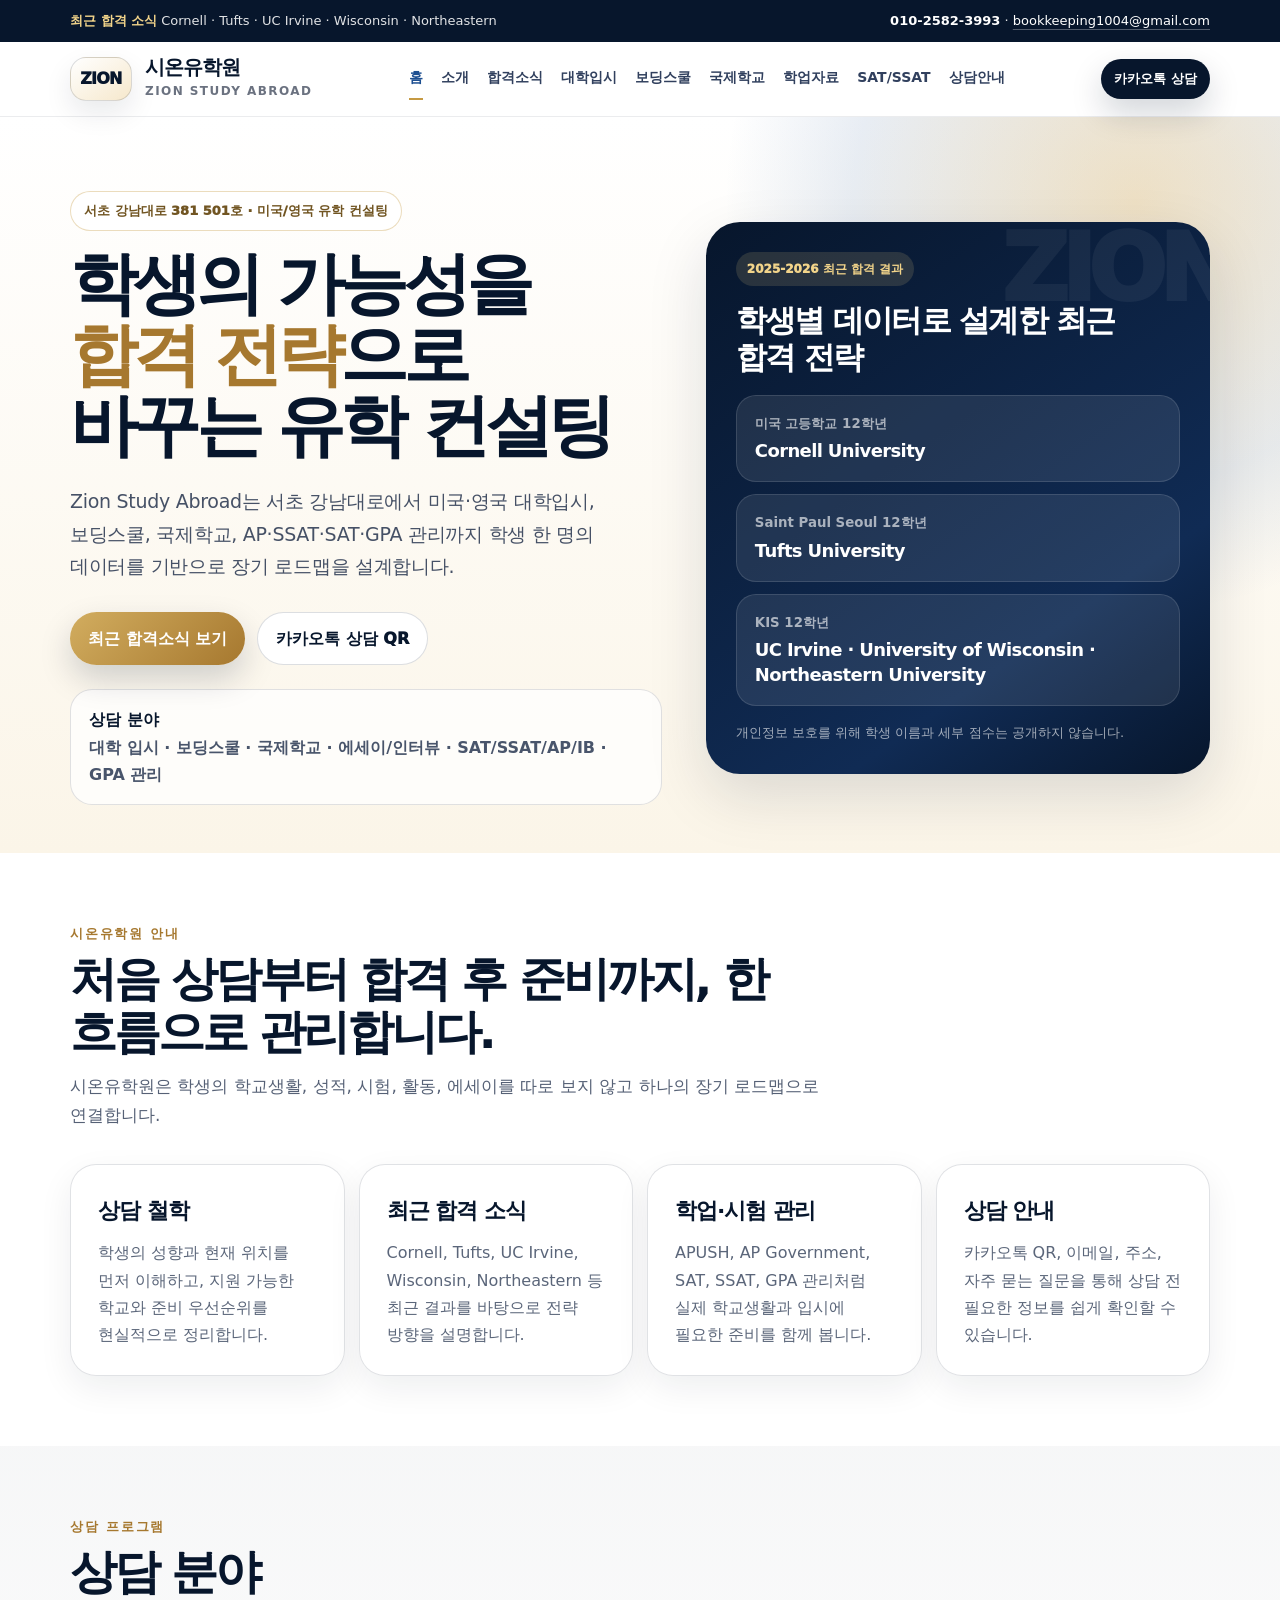
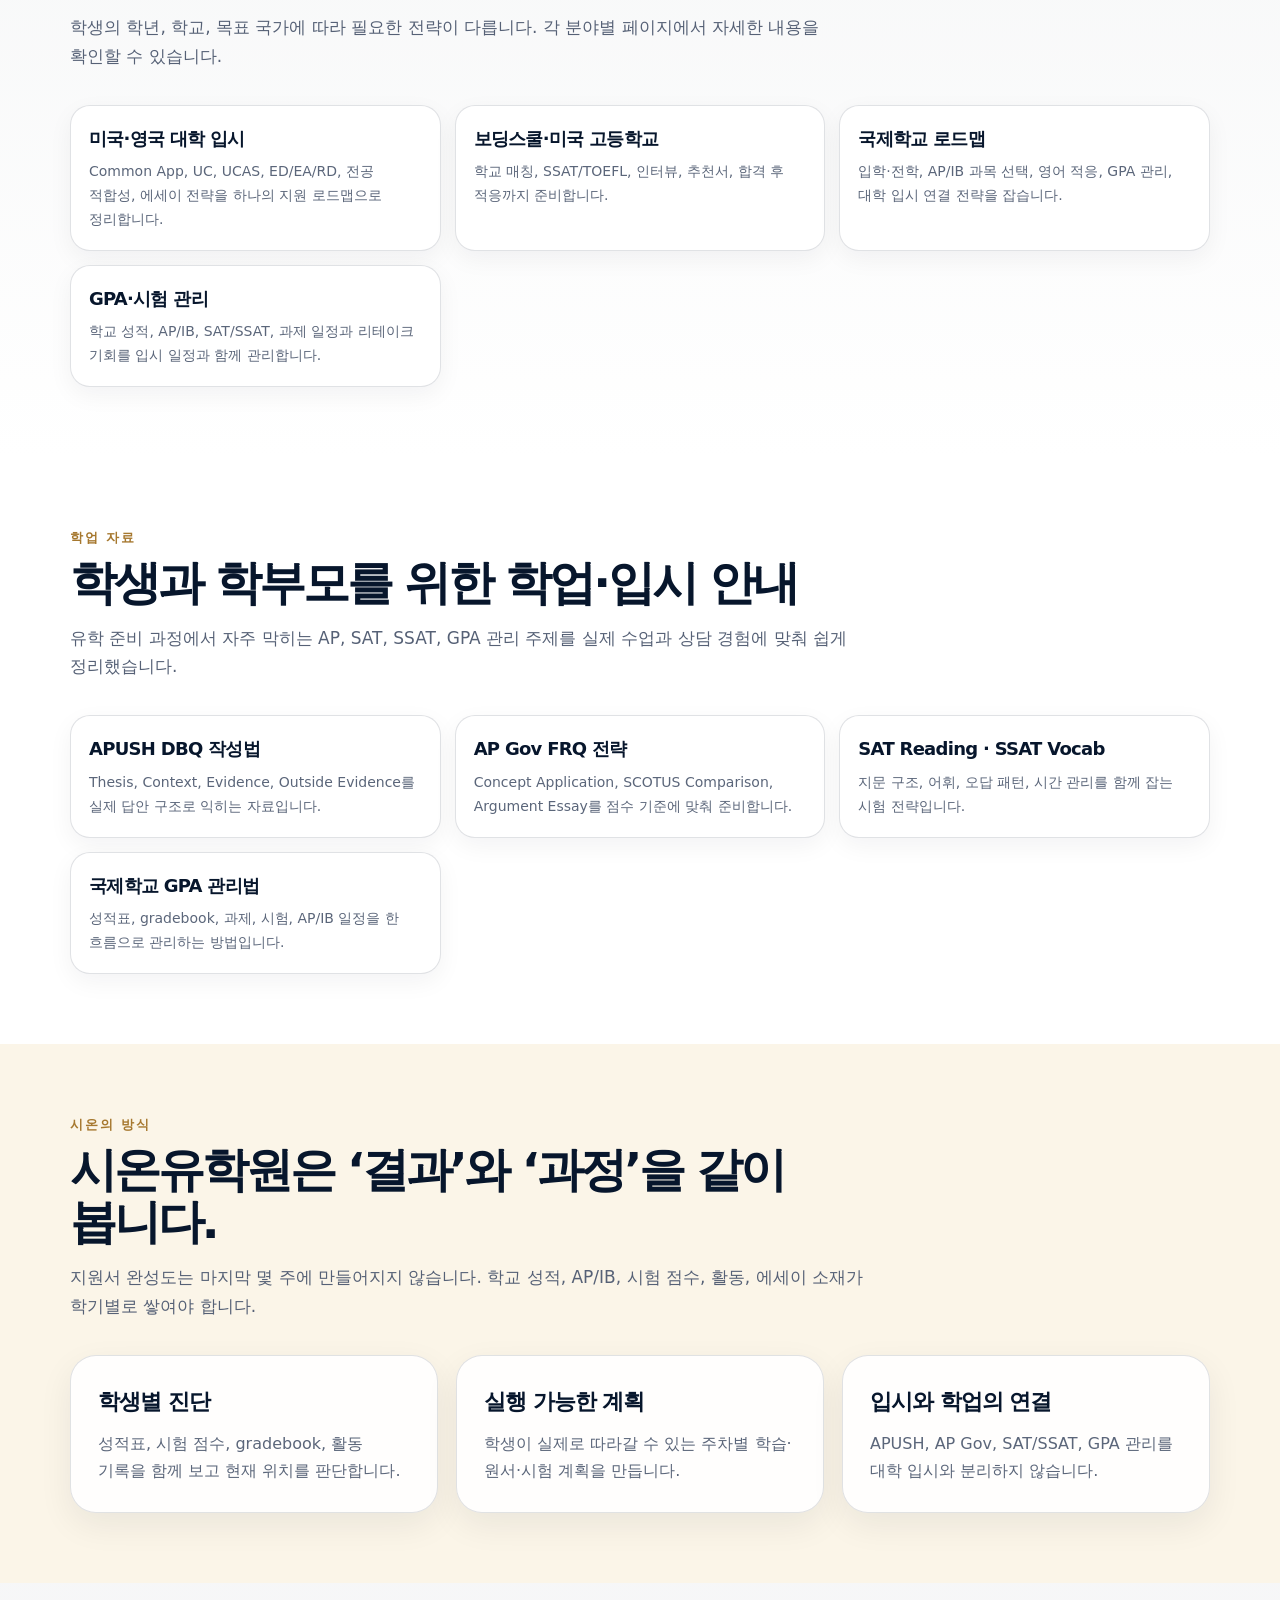
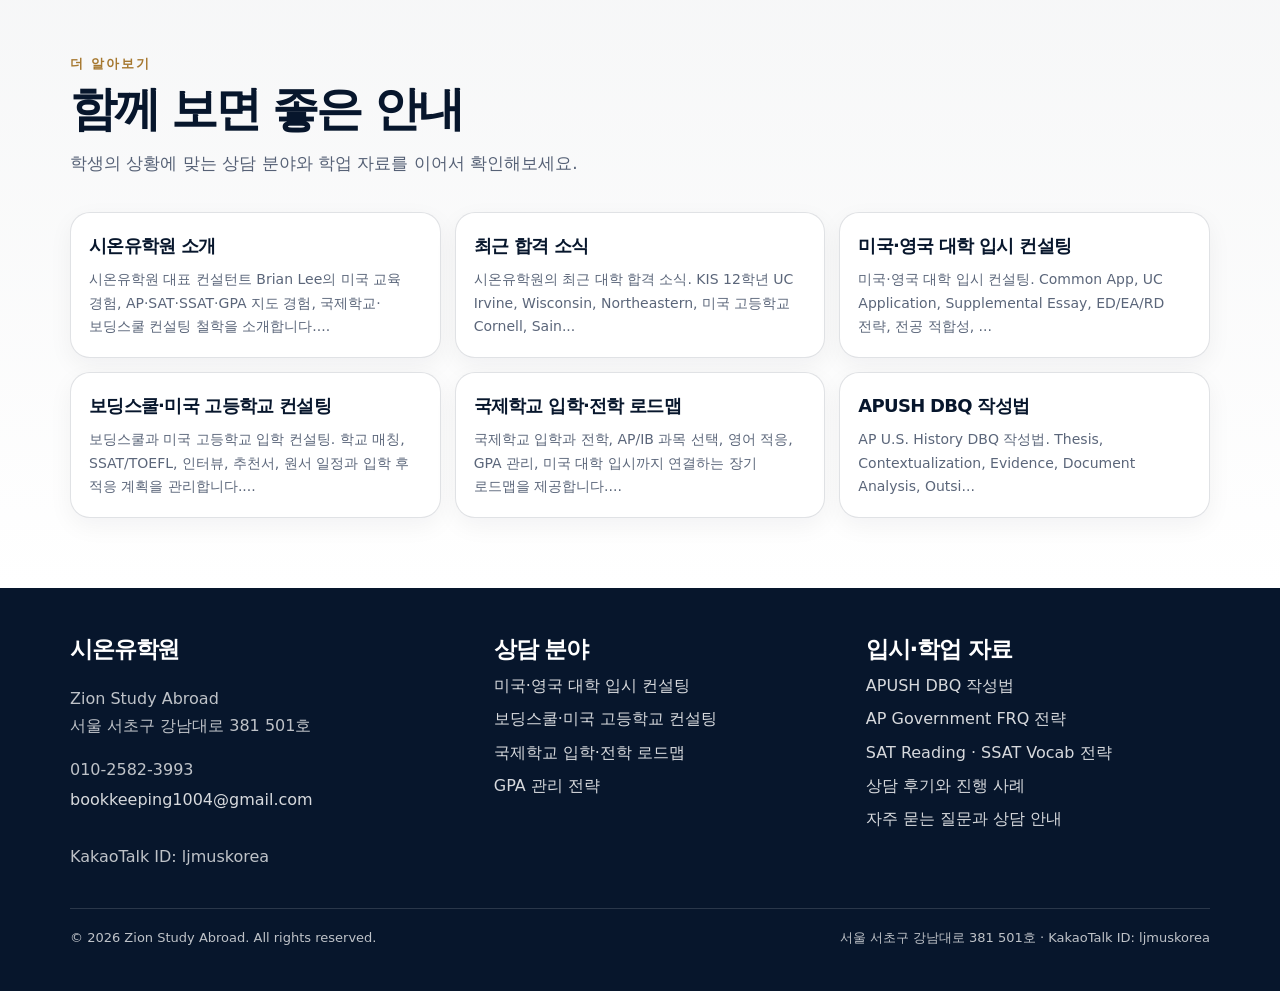
<file: index.html>
<!doctype html>
<html lang="ko">
<head>
  <meta charset="utf-8">
  <meta name="viewport" content="width=device-width, initial-scale=1">
  <title>시온유학원 | 서초 미국·영국 유학 컨설팅 · Zion Study Abroad</title>
  <meta name="description" content="서초 강남대로 시온유학원. 미국·영국 대학입시, 보딩스쿨, 국제학교, AP·SSAT·SAT·GPA 관리와 에세이·인터뷰를 학생별 맞춤 전략으로 설계합니다.">
  <meta name="robots" content="index, follow">
  <meta name="theme-color" content="#07162c">
  <link rel="canonical" href="https://zionadmissions.com/">
  <link rel="stylesheet" href="assets/site.css">
  <meta property="og:type" content="website">
  <meta property="og:site_name" content="시온유학원 · Zion Study Abroad">
  <meta property="og:title" content="시온유학원 | 서초 미국·영국 유학 컨설팅 · Zion Study Abroad">
  <meta property="og:description" content="서초 강남대로 시온유학원. 미국·영국 대학입시, 보딩스쿨, 국제학교, AP·SSAT·SAT·GPA 관리와 에세이·인터뷰를 학생별 맞춤 전략으로 설계합니다.">
  <meta property="og:url" content="https://zionadmissions.com/">
  <meta property="og:image" content="https://zionadmissions.com/assets/og-image.png">
  <meta name="twitter:card" content="summary_large_image">
  <script type="application/ld+json">{"@context": "https://schema.org", "@type": "EducationalOrganization", "name": "시온유학원", "alternateName": "Zion Study Abroad", "url": "https://zionadmissions.com/", "email": "bookkeeping1004@gmail.com", "telephone": "+82-10-2582-3993", "address": {"@type": "PostalAddress", "streetAddress": "강남대로 381 501호", "addressLocality": "서초구", "addressRegion": "서울특별시", "addressCountry": "KR"}, "areaServed": ["Korea", "United States", "United Kingdom"], "sameAs": []}</script>
  <script type="application/ld+json">{"@context": "https://schema.org", "@type": "WebSite", "name": "시온유학원 · Zion Study Abroad", "url": "https://zionadmissions.com/", "inLanguage": "ko-KR"}</script>
  <script type="application/ld+json">{"@context": "https://schema.org", "@type": "BreadcrumbList", "itemListElement": [{"@type": "ListItem", "position": 1, "name": "홈", "item": "https://zionadmissions.com/"}, {"@type": "ListItem", "position": 2, "name": "시온유학원", "item": "https://zionadmissions.com/"}]}</script>
</head>
<body>
  <a class="skip" href="#main">본문으로 건너뛰기</a>
<div class="top"><div class="wrap"><div><b>최근 합격 소식</b> Cornell · Tufts · UC Irvine · Wisconsin · Northeastern</div><div><span class="phone">010-2582-3993</span> · <a href="mailto:bookkeeping1004@gmail.com">bookkeeping1004@gmail.com</a></div></div></div>
<header><div class="wrap nav"><a class="brand" href="index.html" aria-label="시온유학원 홈"><span class="brand-mark">ZION</span><span class="brand-text"><strong>시온유학원</strong><span>Zion Study Abroad</span></span></a><nav class="menu" aria-label="주요 메뉴"><a href="index.html" aria-current="page">홈</a><a href="about.html" >소개</a><a href="results.html" >합격소식</a><a href="college-admissions.html" >대학입시</a><a href="boarding-school.html" >보딩스쿨</a><a href="international-school.html" >국제학교</a><a href="apush-dbq-guide.html" >학업자료</a><a href="sat-ssat-guide.html" >SAT/SSAT</a><a href="faq-contact.html" >상담안내</a></nav><a class="cta small" href="faq-contact.html">카카오톡 상담</a></div></header>
  
<main id="main">
  <section class="hero"><div class="wrap hero-grid"><div><div class="eyebrow">서초 강남대로 381 501호 · 미국/영국 유학 컨설팅</div><h1>학생의 가능성을<br><span>합격 전략</span>으로 바꾸는 유학 컨설팅</h1><p class="lead">Zion Study Abroad는 서초 강남대로에서 미국·영국 대학입시, 보딩스쿨, 국제학교, AP·SSAT·SAT·GPA 관리까지 학생 한 명의 데이터를 기반으로 장기 로드맵을 설계합니다.</p><div class="actions"><a class="cta gold" href="results.html">최근 합격소식 보기</a><a class="cta light" href="faq-contact.html">카카오톡 상담 QR</a></div><div class="focus-line"><b>상담 분야</b><br>대학 입시 · 보딩스쿨 · 국제학교 · 에세이/인터뷰 · SAT/SSAT/AP/IB · GPA 관리</div></div><aside class="hero-panel"><span class="panel-label">2025-2026 최근 합격 결과</span><h2>학생별 데이터로 설계한 최근 합격 전략</h2><div class="result-list"><div class="result-item"><small>미국 고등학교 12학년</small><strong>Cornell University</strong></div><div class="result-item"><small>Saint Paul Seoul 12학년</small><strong>Tufts University</strong></div><div class="result-item"><small>KIS 12학년</small><strong>UC Irvine · University of Wisconsin · Northeastern University</strong></div></div><p class="fine">개인정보 보호를 위해 학생 이름과 세부 점수는 공개하지 않습니다.</p></aside></div></section>
  <section><div class="wrap"><div class="head"><p class="kicker">시온유학원 안내</p><h2 class="title">처음 상담부터 합격 후 준비까지, 한 흐름으로 관리합니다.</h2><p class="desc">시온유학원은 학생의 학교생활, 성적, 시험, 활동, 에세이를 따로 보지 않고 하나의 장기 로드맵으로 연결합니다.</p></div><div class="grid4"><article class="card"><h3>상담 철학</h3><p>학생의 성향과 현재 위치를 먼저 이해하고, 지원 가능한 학교와 준비 우선순위를 현실적으로 정리합니다.</p></article><article class="card"><h3>최근 합격 소식</h3><p>Cornell, Tufts, UC Irvine, Wisconsin, Northeastern 등 최근 결과를 바탕으로 전략 방향을 설명합니다.</p></article><article class="card"><h3>학업·시험 관리</h3><p>APUSH, AP Government, SAT, SSAT, GPA 관리처럼 실제 학교생활과 입시에 필요한 준비를 함께 봅니다.</p></article><article class="card"><h3>상담 안내</h3><p>카카오톡 QR, 이메일, 주소, 자주 묻는 질문을 통해 상담 전 필요한 정보를 쉽게 확인할 수 있습니다.</p></article></div></div></section>
  <section class="soft"><div class="wrap"><div class="head"><p class="kicker">상담 프로그램</p><h2 class="title">상담 분야</h2><p class="desc">학생의 학년, 학교, 목표 국가에 따라 필요한 전략이 다릅니다. 각 분야별 페이지에서 자세한 내용을 확인할 수 있습니다.</p></div><div class="link-grid"><a class="link-card" href="college-admissions.html"><strong>미국·영국 대학 입시</strong><span>Common App, UC, UCAS, ED/EA/RD, 전공 적합성, 에세이 전략을 하나의 지원 로드맵으로 정리합니다.</span></a><a class="link-card" href="boarding-school.html"><strong>보딩스쿨·미국 고등학교</strong><span>학교 매칭, SSAT/TOEFL, 인터뷰, 추천서, 합격 후 적응까지 준비합니다.</span></a><a class="link-card" href="international-school.html"><strong>국제학교 로드맵</strong><span>입학·전학, AP/IB 과목 선택, 영어 적응, GPA 관리, 대학 입시 연결 전략을 잡습니다.</span></a><a class="link-card" href="gpa-management.html"><strong>GPA·시험 관리</strong><span>학교 성적, AP/IB, SAT/SSAT, 과제 일정과 리테이크 기회를 입시 일정과 함께 관리합니다.</span></a></div></div></section>
  <section><div class="wrap"><div class="head"><p class="kicker">학업 자료</p><h2 class="title">학생과 학부모를 위한 학업·입시 안내</h2><p class="desc">유학 준비 과정에서 자주 막히는 AP, SAT, SSAT, GPA 관리 주제를 실제 수업과 상담 경험에 맞춰 쉽게 정리했습니다.</p></div><div class="link-grid"><a class="link-card" href="apush-dbq-guide.html"><strong>APUSH DBQ 작성법</strong><span>Thesis, Context, Evidence, Outside Evidence를 실제 답안 구조로 익히는 자료입니다.</span></a><a class="link-card" href="ap-gov-frq-guide.html"><strong>AP Gov FRQ 전략</strong><span>Concept Application, SCOTUS Comparison, Argument Essay를 점수 기준에 맞춰 준비합니다.</span></a><a class="link-card" href="sat-ssat-guide.html"><strong>SAT Reading · SSAT Vocab</strong><span>지문 구조, 어휘, 오답 패턴, 시간 관리를 함께 잡는 시험 전략입니다.</span></a><a class="link-card" href="gpa-management.html"><strong>국제학교 GPA 관리법</strong><span>성적표, gradebook, 과제, 시험, AP/IB 일정을 한 흐름으로 관리하는 방법입니다.</span></a></div></div></section>
  <section class="cream"><div class="wrap"><div class="head"><p class="kicker">시온의 방식</p><h2 class="title">시온유학원은 ‘결과’와 ‘과정’을 같이 봅니다.</h2><p class="desc">지원서 완성도는 마지막 몇 주에 만들어지지 않습니다. 학교 성적, AP/IB, 시험 점수, 활동, 에세이 소재가 학기별로 쌓여야 합니다.</p></div><div class="grid3"><article class="card"><h3>학생별 진단</h3><p>성적표, 시험 점수, gradebook, 활동 기록을 함께 보고 현재 위치를 판단합니다.</p></article><article class="card"><h3>실행 가능한 계획</h3><p>학생이 실제로 따라갈 수 있는 주차별 학습·원서·시험 계획을 만듭니다.</p></article><article class="card"><h3>입시와 학업의 연결</h3><p>APUSH, AP Gov, SAT/SSAT, GPA 관리를 대학 입시와 분리하지 않습니다.</p></article></div></div></section>
  <section class="soft"><div class="wrap"><div class="head"><p class="kicker">더 알아보기</p><h2 class="title">함께 보면 좋은 안내</h2><p class="desc">학생의 상황에 맞는 상담 분야와 학업 자료를 이어서 확인해보세요.</p></div><div class="link-grid"><a class="link-card" href="about.html"><strong>시온유학원 소개</strong><span>시온유학원 대표 컨설턴트 Brian Lee의 미국 교육 경험, AP·SAT·SSAT·GPA 지도 경험, 국제학교·보딩스쿨 컨설팅 철학을 소개합니다....</span></a><a class="link-card" href="results.html"><strong>최근 합격 소식</strong><span>시온유학원의 최근 대학 합격 소식. KIS 12학년 UC Irvine, Wisconsin, Northeastern, 미국 고등학교 Cornell, Sain...</span></a><a class="link-card" href="college-admissions.html"><strong>미국·영국 대학 입시 컨설팅</strong><span>미국·영국 대학 입시 컨설팅. Common App, UC Application, Supplemental Essay, ED/EA/RD 전략, 전공 적합성, ...</span></a><a class="link-card" href="boarding-school.html"><strong>보딩스쿨·미국 고등학교 컨설팅</strong><span>보딩스쿨과 미국 고등학교 입학 컨설팅. 학교 매칭, SSAT/TOEFL, 인터뷰, 추천서, 원서 일정과 입학 후 적응 계획을 관리합니다....</span></a><a class="link-card" href="international-school.html"><strong>국제학교 입학·전학 로드맵</strong><span>국제학교 입학과 전학, AP/IB 과목 선택, 영어 적응, GPA 관리, 미국 대학 입시까지 연결하는 장기 로드맵을 제공합니다....</span></a><a class="link-card" href="apush-dbq-guide.html"><strong>APUSH DBQ 작성법</strong><span>AP U.S. History DBQ 작성법. Thesis, Contextualization, Evidence, Document Analysis, Outsi...</span></a></div></div></section>
</main>
  <footer><div class="wrap footer-grid"><div><strong>시온유학원</strong><p>Zion Study Abroad<br>서울 서초구 강남대로 381 501호</p><p>010-2582-3993<br><a href="mailto:bookkeeping1004@gmail.com">bookkeeping1004@gmail.com</a><br>KakaoTalk ID: ljmuskorea</p></div><div><strong>상담 분야</strong><a href="college-admissions.html">미국·영국 대학 입시 컨설팅</a><a href="boarding-school.html">보딩스쿨·미국 고등학교 컨설팅</a><a href="international-school.html">국제학교 입학·전학 로드맵</a><a href="gpa-management.html">GPA 관리 전략</a></div><div><strong>입시·학업 자료</strong><a href="apush-dbq-guide.html">APUSH DBQ 작성법</a><a href="ap-gov-frq-guide.html">AP Government FRQ 전략</a><a href="sat-ssat-guide.html">SAT Reading · SSAT Vocab 전략</a><a href="testimonials.html">상담 후기와 진행 사례</a><a href="faq-contact.html">자주 묻는 질문과 상담 안내</a></div></div><div class="wrap foot-mini"><span>© <span id="year"></span> Zion Study Abroad. All rights reserved.</span><span>서울 서초구 강남대로 381 501호 · KakaoTalk ID: ljmuskorea</span></div></footer><script>document.getElementById('year').textContent = new Date().getFullYear();</script>
</body>
</html>
</file>
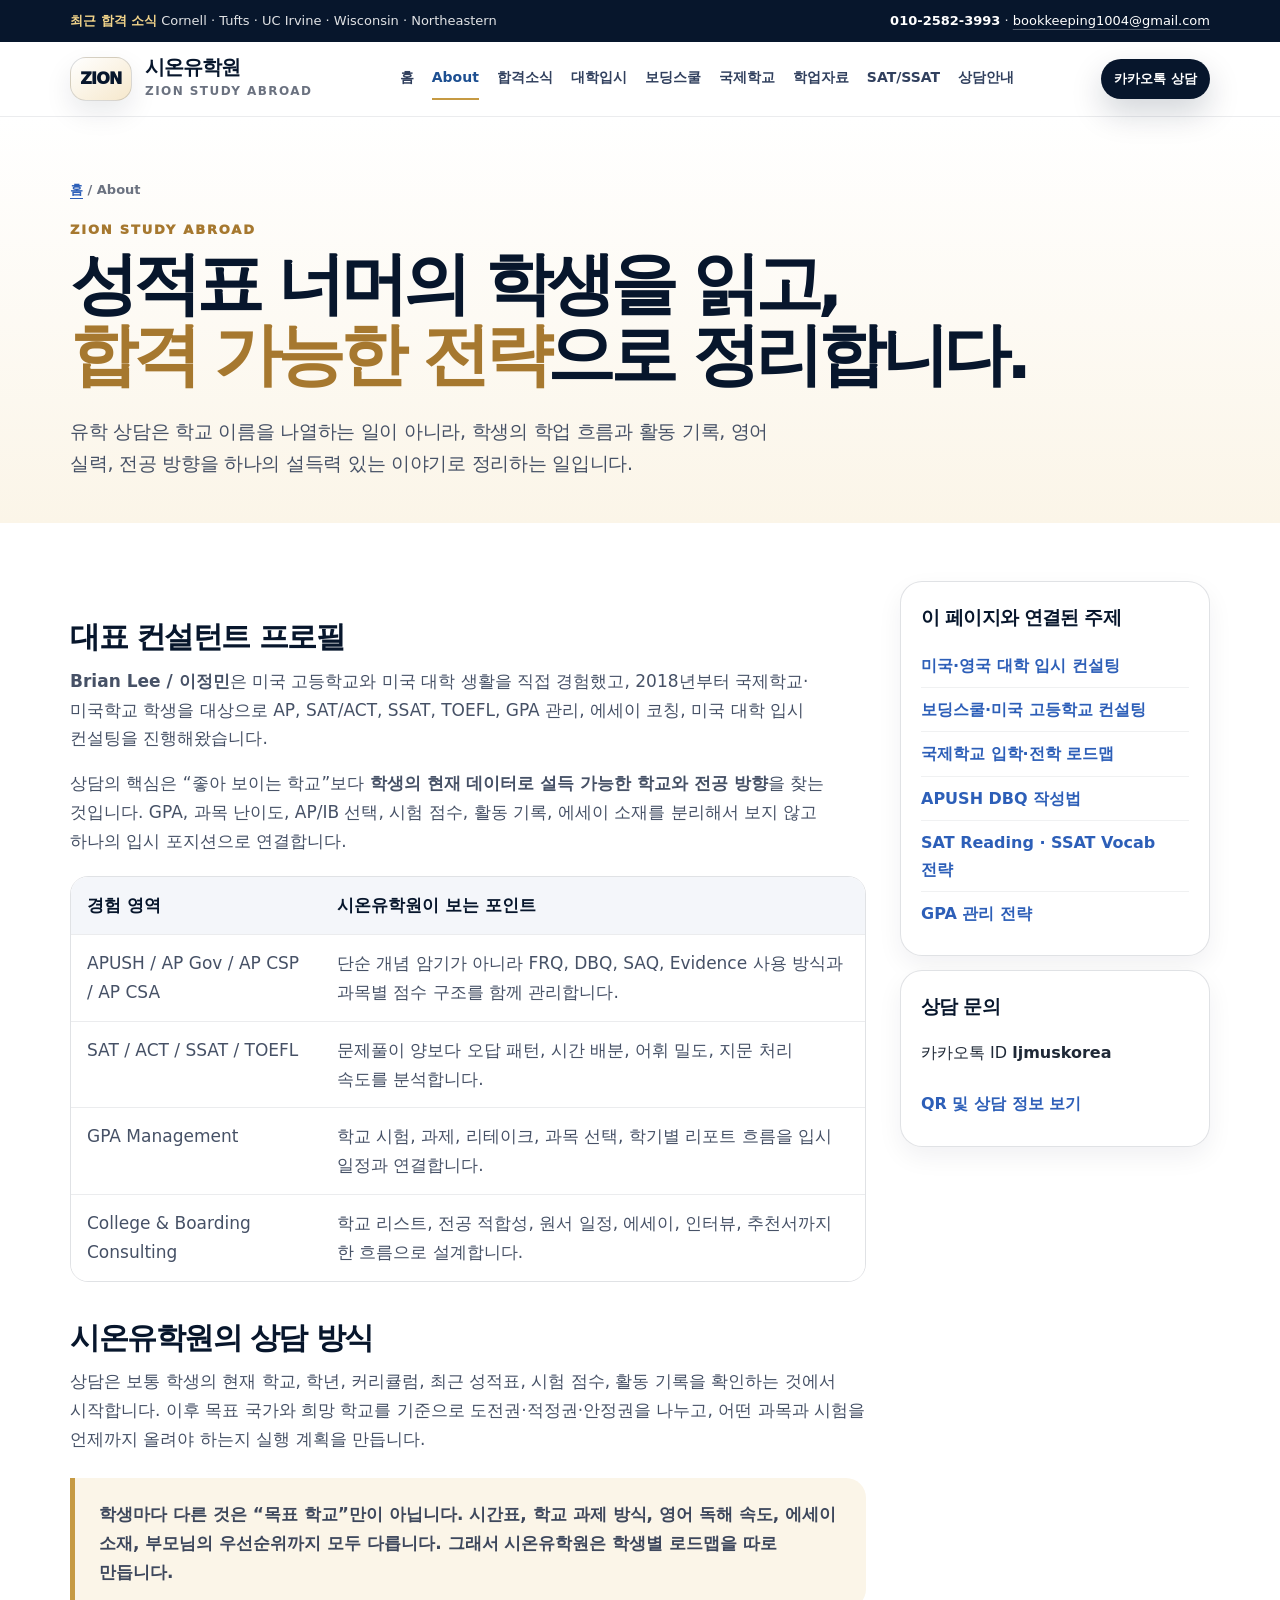
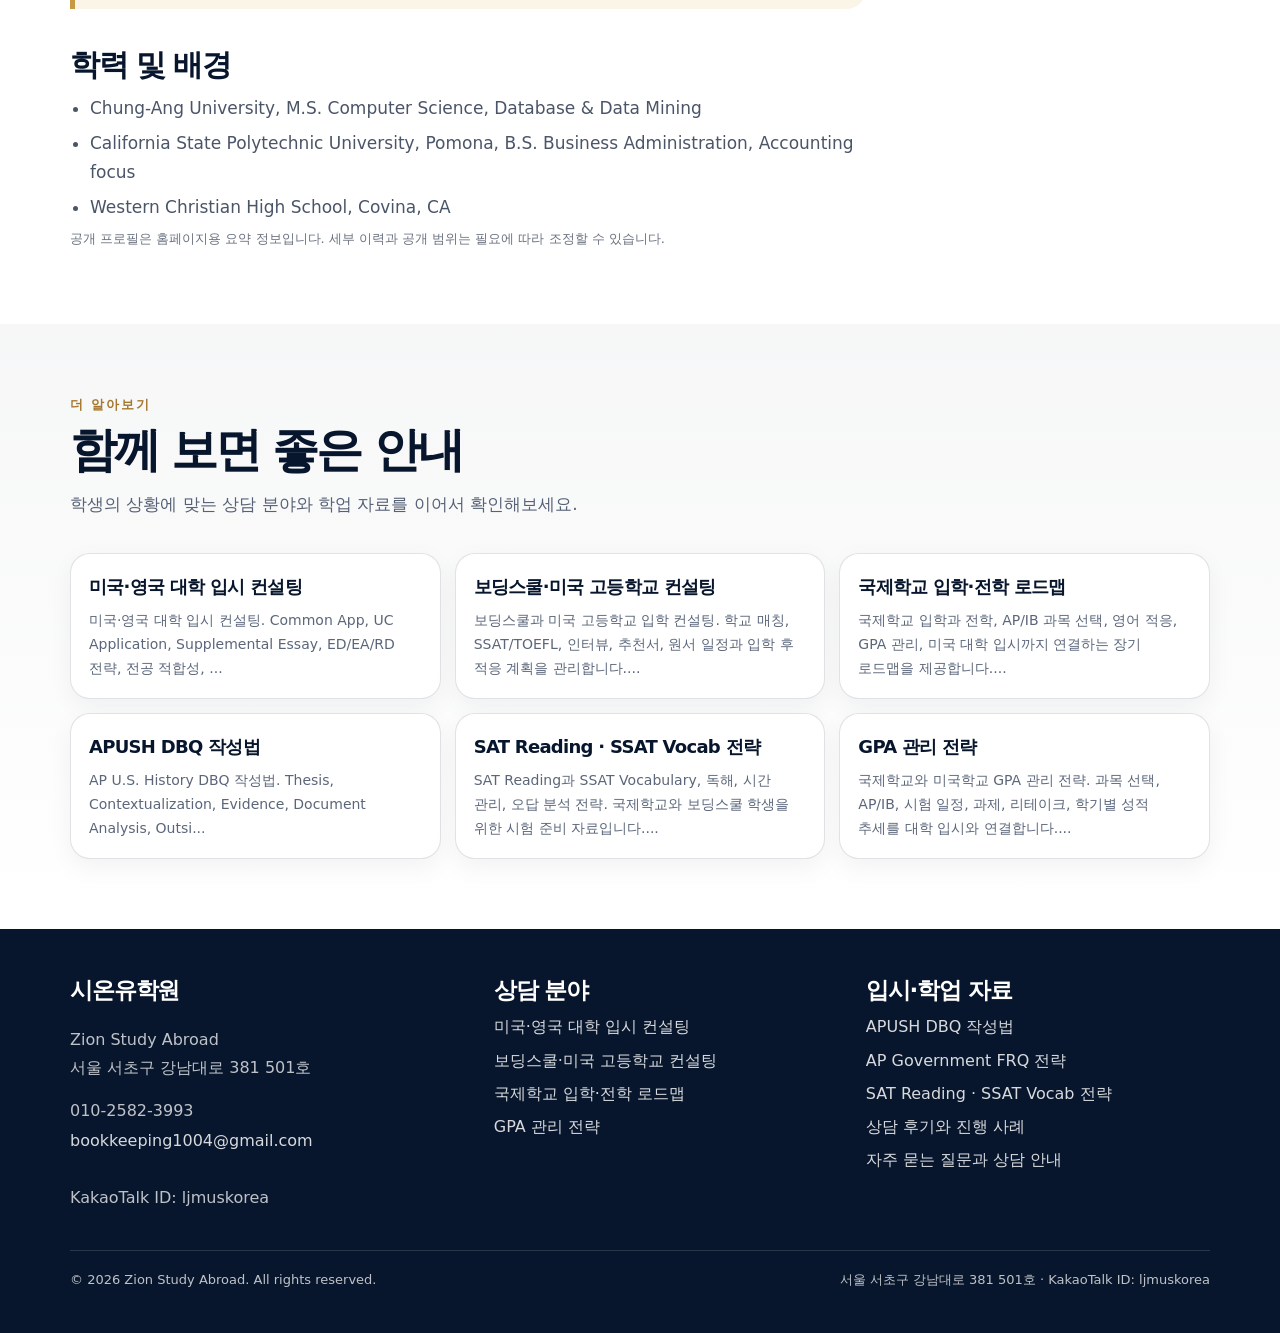
<file: about.html>
<!doctype html>
<html lang="ko">
<head>
  <meta charset="utf-8">
  <meta name="viewport" content="width=device-width, initial-scale=1">
  <title>About | 시온유학원 대표 컨설턴트와 교육 철학</title>
  <meta name="description" content="시온유학원 대표 컨설턴트 Brian Lee의 미국 교육 경험, AP·SAT·SSAT·GPA 지도 경험, 국제학교·보딩스쿨 컨설팅 철학을 소개합니다.">
  <meta name="robots" content="index, follow">
  <meta name="theme-color" content="#07162c">
  <link rel="canonical" href="https://bookkeeping1004-dev.github.io/my-website/about.html">
  <link rel="stylesheet" href="assets/site.css">
  <meta property="og:type" content="website">
  <meta property="og:site_name" content="시온유학원 · Zion Study Abroad">
  <meta property="og:title" content="About | 시온유학원 대표 컨설턴트와 교육 철학">
  <meta property="og:description" content="시온유학원 대표 컨설턴트 Brian Lee의 미국 교육 경험, AP·SAT·SSAT·GPA 지도 경험, 국제학교·보딩스쿨 컨설팅 철학을 소개합니다.">
  <meta property="og:url" content="https://bookkeeping1004-dev.github.io/my-website/about.html">
  <meta property="og:image" content="https://bookkeeping1004-dev.github.io/my-website/assets/og-image.png">
  <meta name="twitter:card" content="summary_large_image">
  <script type="application/ld+json">{"@context": "https://schema.org", "@type": "EducationalOrganization", "name": "시온유학원", "alternateName": "Zion Study Abroad", "url": "https://bookkeeping1004-dev.github.io/my-website/", "email": "bookkeeping1004@gmail.com", "telephone": "+82-10-2582-3993", "address": {"@type": "PostalAddress", "streetAddress": "강남대로 381 501호", "addressLocality": "서초구", "addressRegion": "서울특별시", "addressCountry": "KR"}, "areaServed": ["Korea", "United States", "United Kingdom"], "sameAs": []}</script>
<script type="application/ld+json">{"@context": "https://schema.org", "@type": "WebSite", "name": "시온유학원 · Zion Study Abroad", "url": "https://bookkeeping1004-dev.github.io/my-website/", "inLanguage": "ko-KR"}</script>
<script type="application/ld+json">{"@context": "https://schema.org", "@type": "BreadcrumbList", "itemListElement": [{"@type": "ListItem", "position": 1, "name": "홈", "item": "https://bookkeeping1004-dev.github.io/my-website/"}, {"@type": "ListItem", "position": 2, "name": "About", "item": "https://bookkeeping1004-dev.github.io/my-website/about.html"}]}</script>
</head>
<body>
  <a class="skip" href="#main">본문으로 건너뛰기</a>
<div class="top"><div class="wrap"><div><b>최근 합격 소식</b> Cornell · Tufts · UC Irvine · Wisconsin · Northeastern</div><div><span class="phone">010-2582-3993</span> · <a href="mailto:bookkeeping1004@gmail.com">bookkeeping1004@gmail.com</a></div></div></div>
<header><div class="wrap nav"><a class="brand" href="index.html" aria-label="시온유학원 홈"><span class="brand-mark">ZION</span><span class="brand-text"><strong>시온유학원</strong><span>Zion Study Abroad</span></span></a><nav class="menu" aria-label="주요 메뉴"><a href="index.html" >홈</a><a href="about.html" aria-current="page">About</a><a href="results.html" >합격소식</a><a href="college-admissions.html" >대학입시</a><a href="boarding-school.html" >보딩스쿨</a><a href="international-school.html" >국제학교</a><a href="apush-dbq-guide.html" >학업자료</a><a href="sat-ssat-guide.html" >SAT/SSAT</a><a href="faq-contact.html" >상담안내</a></nav><a class="cta small" href="faq-contact.html">카카오톡 상담</a></div></header>
  
<main id="main"><section class="page-hero"><div class="wrap"><div class="breadcrumb"><a href="index.html">홈</a> / <span>About</span></div><p class="kicker">Zion Study Abroad</p><h1>성적표 너머의 학생을 읽고,<br><span>합격 가능한 전략</span>으로 정리합니다.</h1><p class="lead">유학 상담은 학교 이름을 나열하는 일이 아니라, 학생의 학업 흐름과 활동 기록, 영어 실력, 전공 방향을 하나의 설득력 있는 이야기로 정리하는 일입니다.</p></div></section>
<section class="content"><div class="wrap content-grid"><article>
<div class="article">
  <h2>대표 컨설턴트 프로필</h2>
  <p><strong>Brian Lee / 이정민</strong>은 미국 고등학교와 미국 대학 생활을 직접 경험했고, 2018년부터 국제학교·미국학교 학생을 대상으로 AP, SAT/ACT, SSAT, TOEFL, GPA 관리, 에세이 코칭, 미국 대학 입시 컨설팅을 진행해왔습니다.</p>
  <p>상담의 핵심은 “좋아 보이는 학교”보다 <strong>학생의 현재 데이터로 설득 가능한 학교와 전공 방향</strong>을 찾는 것입니다. GPA, 과목 난이도, AP/IB 선택, 시험 점수, 활동 기록, 에세이 소재를 분리해서 보지 않고 하나의 입시 포지션으로 연결합니다.</p>
  <div class="table-wrap"><table><thead><tr><th>경험 영역</th><th>시온유학원이 보는 포인트</th></tr></thead><tbody>
    <tr><td>APUSH / AP Gov / AP CSP / AP CSA</td><td>단순 개념 암기가 아니라 FRQ, DBQ, SAQ, Evidence 사용 방식과 과목별 점수 구조를 함께 관리합니다.</td></tr>
    <tr><td>SAT / ACT / SSAT / TOEFL</td><td>문제풀이 양보다 오답 패턴, 시간 배분, 어휘 밀도, 지문 처리 속도를 분석합니다.</td></tr>
    <tr><td>GPA Management</td><td>학교 시험, 과제, 리테이크, 과목 선택, 학기별 리포트 흐름을 입시 일정과 연결합니다.</td></tr>
    <tr><td>College & Boarding Consulting</td><td>학교 리스트, 전공 적합성, 원서 일정, 에세이, 인터뷰, 추천서까지 한 흐름으로 설계합니다.</td></tr>
  </tbody></table></div>
  <h2>시온유학원의 상담 방식</h2>
  <p>상담은 보통 학생의 현재 학교, 학년, 커리큘럼, 최근 성적표, 시험 점수, 활동 기록을 확인하는 것에서 시작합니다. 이후 목표 국가와 희망 학교를 기준으로 도전권·적정권·안정권을 나누고, 어떤 과목과 시험을 언제까지 올려야 하는지 실행 계획을 만듭니다.</p>
  <blockquote>학생마다 다른 것은 “목표 학교”만이 아닙니다. 시간표, 학교 과제 방식, 영어 독해 속도, 에세이 소재, 부모님의 우선순위까지 모두 다릅니다. 그래서 시온유학원은 학생별 로드맵을 따로 만듭니다.</blockquote>
  <h2>학력 및 배경</h2>
  <ul>
    <li>Chung-Ang University, M.S. Computer Science, Database & Data Mining</li>
    <li>California State Polytechnic University, Pomona, B.S. Business Administration, Accounting focus</li>
    <li>Western Christian High School, Covina, CA</li>
  </ul>
  <p class="disclaimer">공개 프로필은 홈페이지용 요약 정보입니다. 세부 이력과 공개 범위는 필요에 따라 조정할 수 있습니다.</p>
</div>
</article><aside class="sidebar"><div class="side-card"><h3>이 페이지와 연결된 주제</h3><a href="college-admissions.html">미국·영국 대학 입시 컨설팅</a><a href="boarding-school.html">보딩스쿨·미국 고등학교 컨설팅</a><a href="international-school.html">국제학교 입학·전학 로드맵</a><a href="apush-dbq-guide.html">APUSH DBQ 작성법</a><a href="sat-ssat-guide.html">SAT Reading · SSAT Vocab 전략</a><a href="gpa-management.html">GPA 관리 전략</a></div><div class="side-card"><h3>상담 문의</h3><p>카카오톡 ID <strong>ljmuskorea</strong></p><a href="faq-contact.html">QR 및 상담 정보 보기</a></div></aside></div></section><section class="soft"><div class="wrap"><div class="head"><p class="kicker">더 알아보기</p><h2 class="title">함께 보면 좋은 안내</h2><p class="desc">학생의 상황에 맞는 상담 분야와 학업 자료를 이어서 확인해보세요.</p></div><div class="link-grid"><a class="link-card" href="college-admissions.html"><strong>미국·영국 대학 입시 컨설팅</strong><span>미국·영국 대학 입시 컨설팅. Common App, UC Application, Supplemental Essay, ED/EA/RD 전략, 전공 적합성, ...</span></a><a class="link-card" href="boarding-school.html"><strong>보딩스쿨·미국 고등학교 컨설팅</strong><span>보딩스쿨과 미국 고등학교 입학 컨설팅. 학교 매칭, SSAT/TOEFL, 인터뷰, 추천서, 원서 일정과 입학 후 적응 계획을 관리합니다....</span></a><a class="link-card" href="international-school.html"><strong>국제학교 입학·전학 로드맵</strong><span>국제학교 입학과 전학, AP/IB 과목 선택, 영어 적응, GPA 관리, 미국 대학 입시까지 연결하는 장기 로드맵을 제공합니다....</span></a><a class="link-card" href="apush-dbq-guide.html"><strong>APUSH DBQ 작성법</strong><span>AP U.S. History DBQ 작성법. Thesis, Contextualization, Evidence, Document Analysis, Outsi...</span></a><a class="link-card" href="sat-ssat-guide.html"><strong>SAT Reading · SSAT Vocab 전략</strong><span>SAT Reading과 SSAT Vocabulary, 독해, 시간 관리, 오답 분석 전략. 국제학교와 보딩스쿨 학생을 위한 시험 준비 자료입니다....</span></a><a class="link-card" href="gpa-management.html"><strong>GPA 관리 전략</strong><span>국제학교와 미국학교 GPA 관리 전략. 과목 선택, AP/IB, 시험 일정, 과제, 리테이크, 학기별 성적 추세를 대학 입시와 연결합니다....</span></a></div></div></section></main>
  <footer><div class="wrap footer-grid"><div><strong>시온유학원</strong><p>Zion Study Abroad<br>서울 서초구 강남대로 381 501호</p><p>010-2582-3993<br><a href="mailto:bookkeeping1004@gmail.com">bookkeeping1004@gmail.com</a><br>KakaoTalk ID: ljmuskorea</p></div><div><strong>상담 분야</strong><a href="college-admissions.html">미국·영국 대학 입시 컨설팅</a><a href="boarding-school.html">보딩스쿨·미국 고등학교 컨설팅</a><a href="international-school.html">국제학교 입학·전학 로드맵</a><a href="gpa-management.html">GPA 관리 전략</a></div><div><strong>입시·학업 자료</strong><a href="apush-dbq-guide.html">APUSH DBQ 작성법</a><a href="ap-gov-frq-guide.html">AP Government FRQ 전략</a><a href="sat-ssat-guide.html">SAT Reading · SSAT Vocab 전략</a><a href="testimonials.html">상담 후기와 진행 사례</a><a href="faq-contact.html">자주 묻는 질문과 상담 안내</a></div></div><div class="wrap foot-mini"><span>© <span id="year"></span> Zion Study Abroad. All rights reserved.</span><span>서울 서초구 강남대로 381 501호 · KakaoTalk ID: ljmuskorea</span></div></footer><script>document.getElementById('year').textContent = new Date().getFullYear();</script>
</body>
</html>
</file>
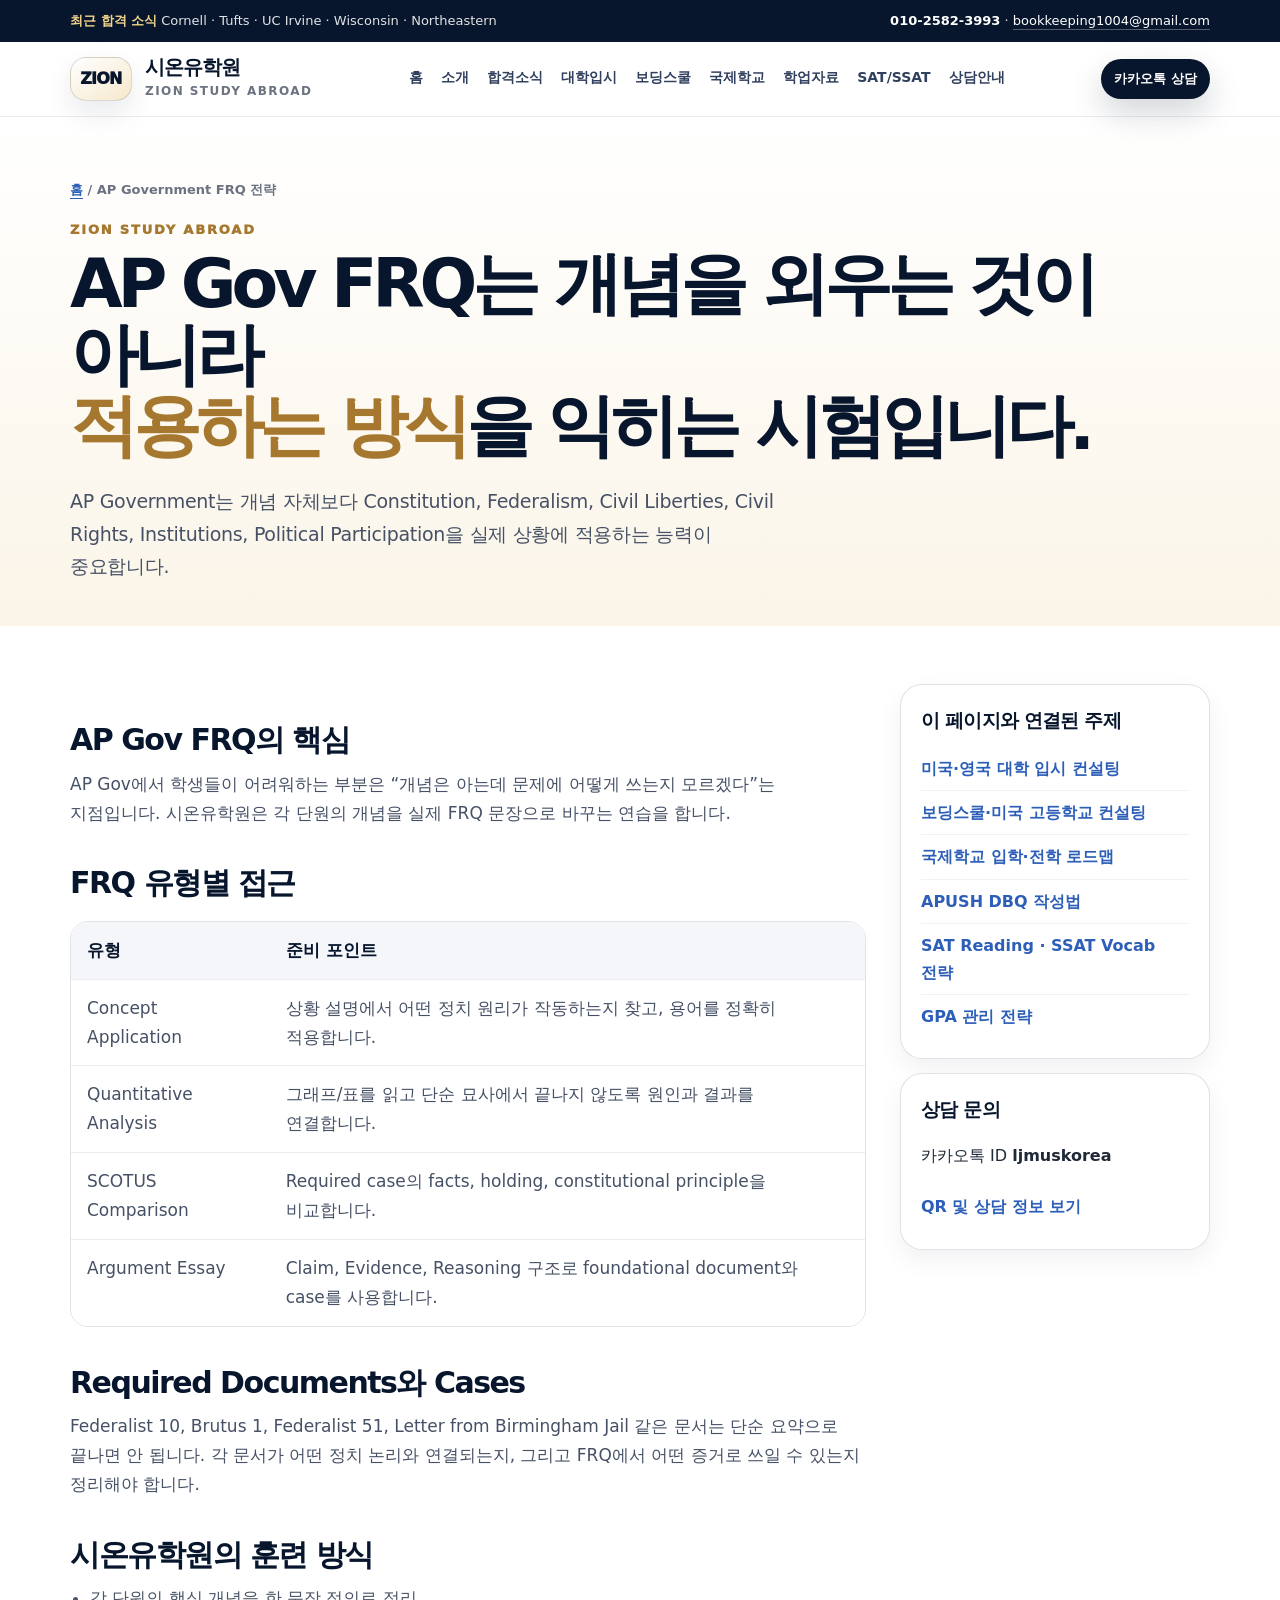
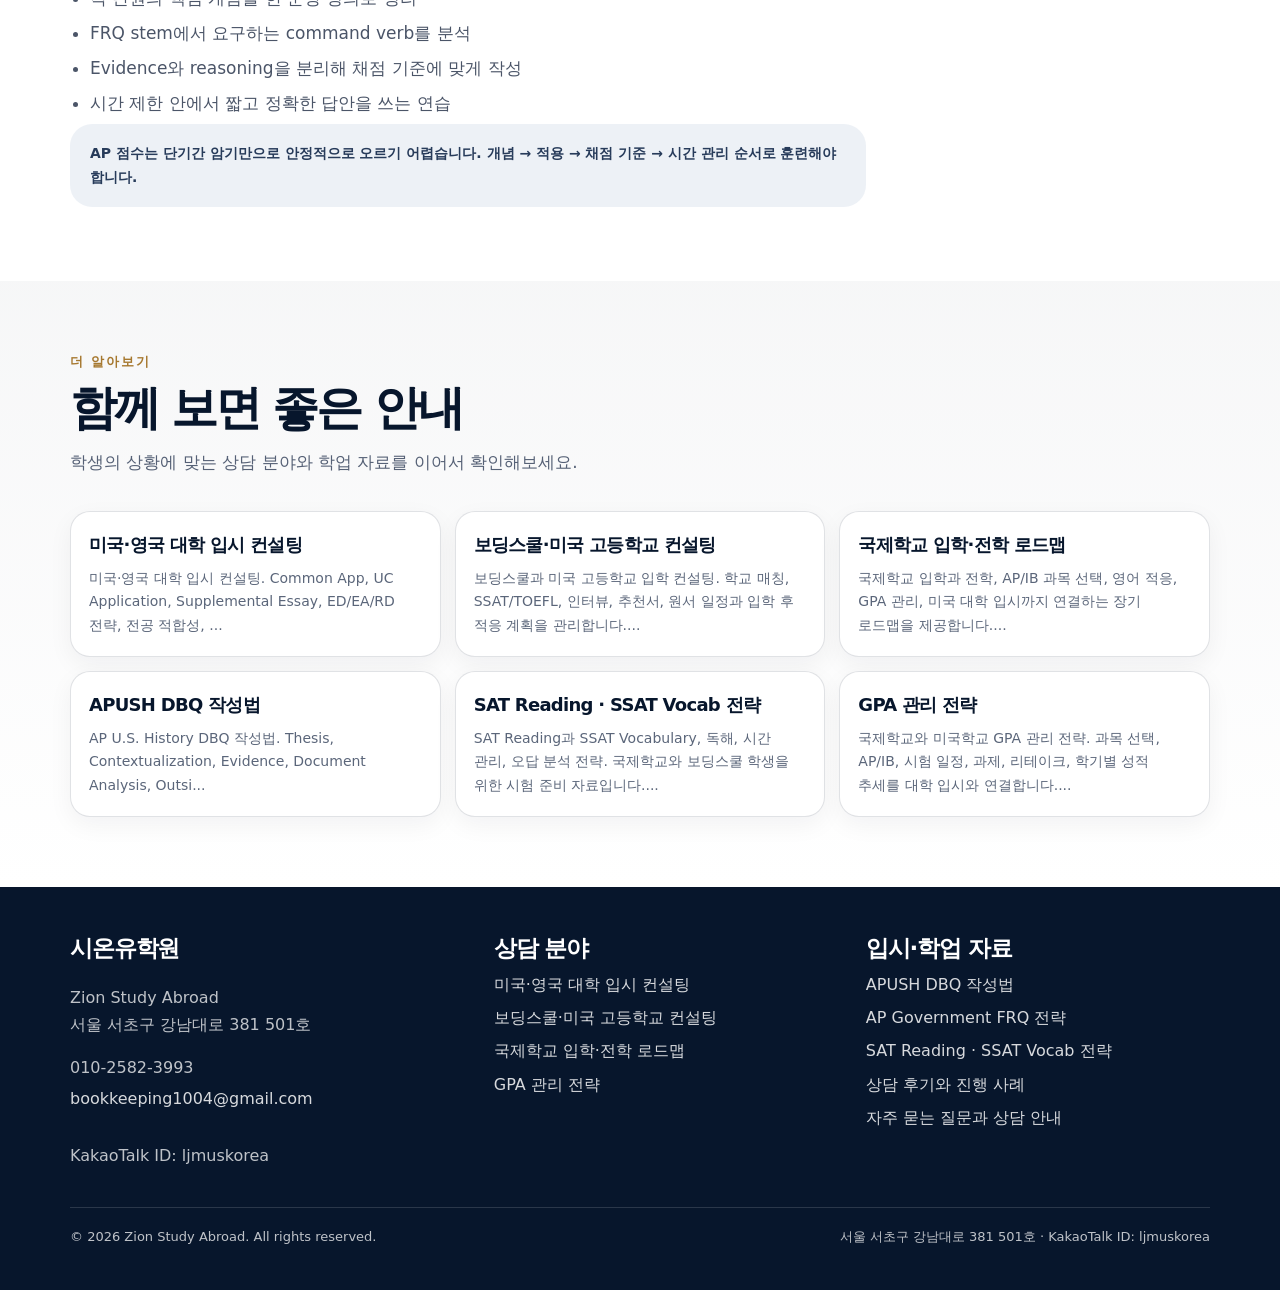
<file: ap-gov-frq-guide.html>
<!doctype html>
<html lang="ko">
<head>
  <meta charset="utf-8">
  <meta name="viewport" content="width=device-width, initial-scale=1">
  <title>AP Government FRQ 전략 | Concept Application · Argument Essay</title>
  <meta name="description" content="AP U.S. Government and Politics FRQ 전략. Concept Application, SCOTUS Comparison, Quantitative Analysis, Argument Essay를 점수 기준에 맞춰 준비합니다.">
  <meta name="robots" content="index, follow">
  <meta name="theme-color" content="#07162c">
  <link rel="canonical" href="https://bookkeeping1004-dev.github.io/my-website/ap-gov-frq-guide.html">
  <link rel="stylesheet" href="assets/site.css">
  <meta property="og:type" content="website">
  <meta property="og:site_name" content="시온유학원 · Zion Study Abroad">
  <meta property="og:title" content="AP Government FRQ 전략 | Concept Application · Argument Essay">
  <meta property="og:description" content="AP U.S. Government and Politics FRQ 전략. Concept Application, SCOTUS Comparison, Quantitative Analysis, Argument Essay를 점수 기준에 맞춰 준비합니다.">
  <meta property="og:url" content="https://bookkeeping1004-dev.github.io/my-website/ap-gov-frq-guide.html">
  <meta property="og:image" content="https://bookkeeping1004-dev.github.io/my-website/assets/og-image.png">
  <meta name="twitter:card" content="summary_large_image">
  <script type="application/ld+json">{"@context": "https://schema.org", "@type": "EducationalOrganization", "name": "시온유학원", "alternateName": "Zion Study Abroad", "url": "https://bookkeeping1004-dev.github.io/my-website/", "email": "bookkeeping1004@gmail.com", "telephone": "+82-10-2582-3993", "address": {"@type": "PostalAddress", "streetAddress": "강남대로 381 501호", "addressLocality": "서초구", "addressRegion": "서울특별시", "addressCountry": "KR"}, "areaServed": ["Korea", "United States", "United Kingdom"], "sameAs": []}</script>
<script type="application/ld+json">{"@context": "https://schema.org", "@type": "WebSite", "name": "시온유학원 · Zion Study Abroad", "url": "https://bookkeeping1004-dev.github.io/my-website/", "inLanguage": "ko-KR"}</script>
<script type="application/ld+json">{"@context": "https://schema.org", "@type": "BreadcrumbList", "itemListElement": [{"@type": "ListItem", "position": 1, "name": "홈", "item": "https://bookkeeping1004-dev.github.io/my-website/"}, {"@type": "ListItem", "position": 2, "name": "AP Government FRQ 전략", "item": "https://bookkeeping1004-dev.github.io/my-website/ap-gov-frq-guide.html"}]}</script>
<script type="application/ld+json">{"@context": "https://schema.org", "@type": "Article", "headline": "AP Government FRQ 전략", "description": "AP U.S. Government and Politics FRQ 전략. Concept Application, SCOTUS Comparison, Quantitative Analysis, Argument Essay를 점수 기준에 맞춰 준비합니다.", "author": {"@type": "Organization", "name": "시온유학원"}, "publisher": {"@type": "Organization", "name": "시온유학원"}, "dateModified": "2026-05-19", "mainEntityOfPage": "https://bookkeeping1004-dev.github.io/my-website/ap-gov-frq-guide.html", "inLanguage": "ko-KR"}</script>
</head>
<body>
  <a class="skip" href="#main">본문으로 건너뛰기</a>
<div class="top"><div class="wrap"><div><b>최근 합격 소식</b> Cornell · Tufts · UC Irvine · Wisconsin · Northeastern</div><div><span class="phone">010-2582-3993</span> · <a href="mailto:bookkeeping1004@gmail.com">bookkeeping1004@gmail.com</a></div></div></div>
<header><div class="wrap nav"><a class="brand" href="index.html" aria-label="시온유학원 홈"><span class="brand-mark">ZION</span><span class="brand-text"><strong>시온유학원</strong><span>Zion Study Abroad</span></span></a><nav class="menu" aria-label="주요 메뉴"><a href="index.html" >홈</a><a href="about.html" >소개</a><a href="results.html" >합격소식</a><a href="college-admissions.html" >대학입시</a><a href="boarding-school.html" >보딩스쿨</a><a href="international-school.html" >국제학교</a><a href="apush-dbq-guide.html" >학업자료</a><a href="sat-ssat-guide.html" >SAT/SSAT</a><a href="faq-contact.html" >상담안내</a></nav><a class="cta small" href="faq-contact.html">카카오톡 상담</a></div></header>
  
<main id="main"><section class="page-hero"><div class="wrap"><div class="breadcrumb"><a href="index.html">홈</a> / <span>AP Government FRQ 전략</span></div><p class="kicker">Zion Study Abroad</p><h1>AP Gov FRQ는 개념을 외우는 것이 아니라<br><span>적용하는 방식</span>을 익히는 시험입니다.</h1><p class="lead">AP Government는 개념 자체보다 Constitution, Federalism, Civil Liberties, Civil Rights, Institutions, Political Participation을 실제 상황에 적용하는 능력이 중요합니다.</p></div></section>
<section class="content"><div class="wrap content-grid"><article>
<div class="article">
  <h2>AP Gov FRQ의 핵심</h2>
  <p>AP Gov에서 학생들이 어려워하는 부분은 “개념은 아는데 문제에 어떻게 쓰는지 모르겠다”는 지점입니다. 시온유학원은 각 단원의 개념을 실제 FRQ 문장으로 바꾸는 연습을 합니다.</p>
  <h2>FRQ 유형별 접근</h2>
  <div class="table-wrap"><table><thead><tr><th>유형</th><th>준비 포인트</th></tr></thead><tbody>
    <tr><td>Concept Application</td><td>상황 설명에서 어떤 정치 원리가 작동하는지 찾고, 용어를 정확히 적용합니다.</td></tr>
    <tr><td>Quantitative Analysis</td><td>그래프/표를 읽고 단순 묘사에서 끝나지 않도록 원인과 결과를 연결합니다.</td></tr>
    <tr><td>SCOTUS Comparison</td><td>Required case의 facts, holding, constitutional principle을 비교합니다.</td></tr>
    <tr><td>Argument Essay</td><td>Claim, Evidence, Reasoning 구조로 foundational document와 case를 사용합니다.</td></tr>
  </tbody></table></div>
  <h2>Required Documents와 Cases</h2>
  <p>Federalist 10, Brutus 1, Federalist 51, Letter from Birmingham Jail 같은 문서는 단순 요약으로 끝나면 안 됩니다. 각 문서가 어떤 정치 논리와 연결되는지, 그리고 FRQ에서 어떤 증거로 쓰일 수 있는지 정리해야 합니다.</p>
  <h2>시온유학원의 훈련 방식</h2>
  <ul>
    <li>각 단원의 핵심 개념을 한 문장 정의로 정리</li>
    <li>FRQ stem에서 요구하는 command verb를 분석</li>
    <li>Evidence와 reasoning을 분리해 채점 기준에 맞게 작성</li>
    <li>시간 제한 안에서 짧고 정확한 답안을 쓰는 연습</li>
  </ul>
  <p class="warning">AP 점수는 단기간 암기만으로 안정적으로 오르기 어렵습니다. 개념 → 적용 → 채점 기준 → 시간 관리 순서로 훈련해야 합니다.</p>
</div>
</article><aside class="sidebar"><div class="side-card"><h3>이 페이지와 연결된 주제</h3><a href="college-admissions.html">미국·영국 대학 입시 컨설팅</a><a href="boarding-school.html">보딩스쿨·미국 고등학교 컨설팅</a><a href="international-school.html">국제학교 입학·전학 로드맵</a><a href="apush-dbq-guide.html">APUSH DBQ 작성법</a><a href="sat-ssat-guide.html">SAT Reading · SSAT Vocab 전략</a><a href="gpa-management.html">GPA 관리 전략</a></div><div class="side-card"><h3>상담 문의</h3><p>카카오톡 ID <strong>ljmuskorea</strong></p><a href="faq-contact.html">QR 및 상담 정보 보기</a></div></aside></div></section><section class="soft"><div class="wrap"><div class="head"><p class="kicker">더 알아보기</p><h2 class="title">함께 보면 좋은 안내</h2><p class="desc">학생의 상황에 맞는 상담 분야와 학업 자료를 이어서 확인해보세요.</p></div><div class="link-grid"><a class="link-card" href="college-admissions.html"><strong>미국·영국 대학 입시 컨설팅</strong><span>미국·영국 대학 입시 컨설팅. Common App, UC Application, Supplemental Essay, ED/EA/RD 전략, 전공 적합성, ...</span></a><a class="link-card" href="boarding-school.html"><strong>보딩스쿨·미국 고등학교 컨설팅</strong><span>보딩스쿨과 미국 고등학교 입학 컨설팅. 학교 매칭, SSAT/TOEFL, 인터뷰, 추천서, 원서 일정과 입학 후 적응 계획을 관리합니다....</span></a><a class="link-card" href="international-school.html"><strong>국제학교 입학·전학 로드맵</strong><span>국제학교 입학과 전학, AP/IB 과목 선택, 영어 적응, GPA 관리, 미국 대학 입시까지 연결하는 장기 로드맵을 제공합니다....</span></a><a class="link-card" href="apush-dbq-guide.html"><strong>APUSH DBQ 작성법</strong><span>AP U.S. History DBQ 작성법. Thesis, Contextualization, Evidence, Document Analysis, Outsi...</span></a><a class="link-card" href="sat-ssat-guide.html"><strong>SAT Reading · SSAT Vocab 전략</strong><span>SAT Reading과 SSAT Vocabulary, 독해, 시간 관리, 오답 분석 전략. 국제학교와 보딩스쿨 학생을 위한 시험 준비 자료입니다....</span></a><a class="link-card" href="gpa-management.html"><strong>GPA 관리 전략</strong><span>국제학교와 미국학교 GPA 관리 전략. 과목 선택, AP/IB, 시험 일정, 과제, 리테이크, 학기별 성적 추세를 대학 입시와 연결합니다....</span></a></div></div></section></main>
  <footer><div class="wrap footer-grid"><div><strong>시온유학원</strong><p>Zion Study Abroad<br>서울 서초구 강남대로 381 501호</p><p>010-2582-3993<br><a href="mailto:bookkeeping1004@gmail.com">bookkeeping1004@gmail.com</a><br>KakaoTalk ID: ljmuskorea</p></div><div><strong>상담 분야</strong><a href="college-admissions.html">미국·영국 대학 입시 컨설팅</a><a href="boarding-school.html">보딩스쿨·미국 고등학교 컨설팅</a><a href="international-school.html">국제학교 입학·전학 로드맵</a><a href="gpa-management.html">GPA 관리 전략</a></div><div><strong>입시·학업 자료</strong><a href="apush-dbq-guide.html">APUSH DBQ 작성법</a><a href="ap-gov-frq-guide.html">AP Government FRQ 전략</a><a href="sat-ssat-guide.html">SAT Reading · SSAT Vocab 전략</a><a href="testimonials.html">상담 후기와 진행 사례</a><a href="faq-contact.html">자주 묻는 질문과 상담 안내</a></div></div><div class="wrap foot-mini"><span>© <span id="year"></span> Zion Study Abroad. All rights reserved.</span><span>서울 서초구 강남대로 381 501호 · KakaoTalk ID: ljmuskorea</span></div></footer><script>document.getElementById('year').textContent = new Date().getFullYear();</script>
</body>
</html>
</file>
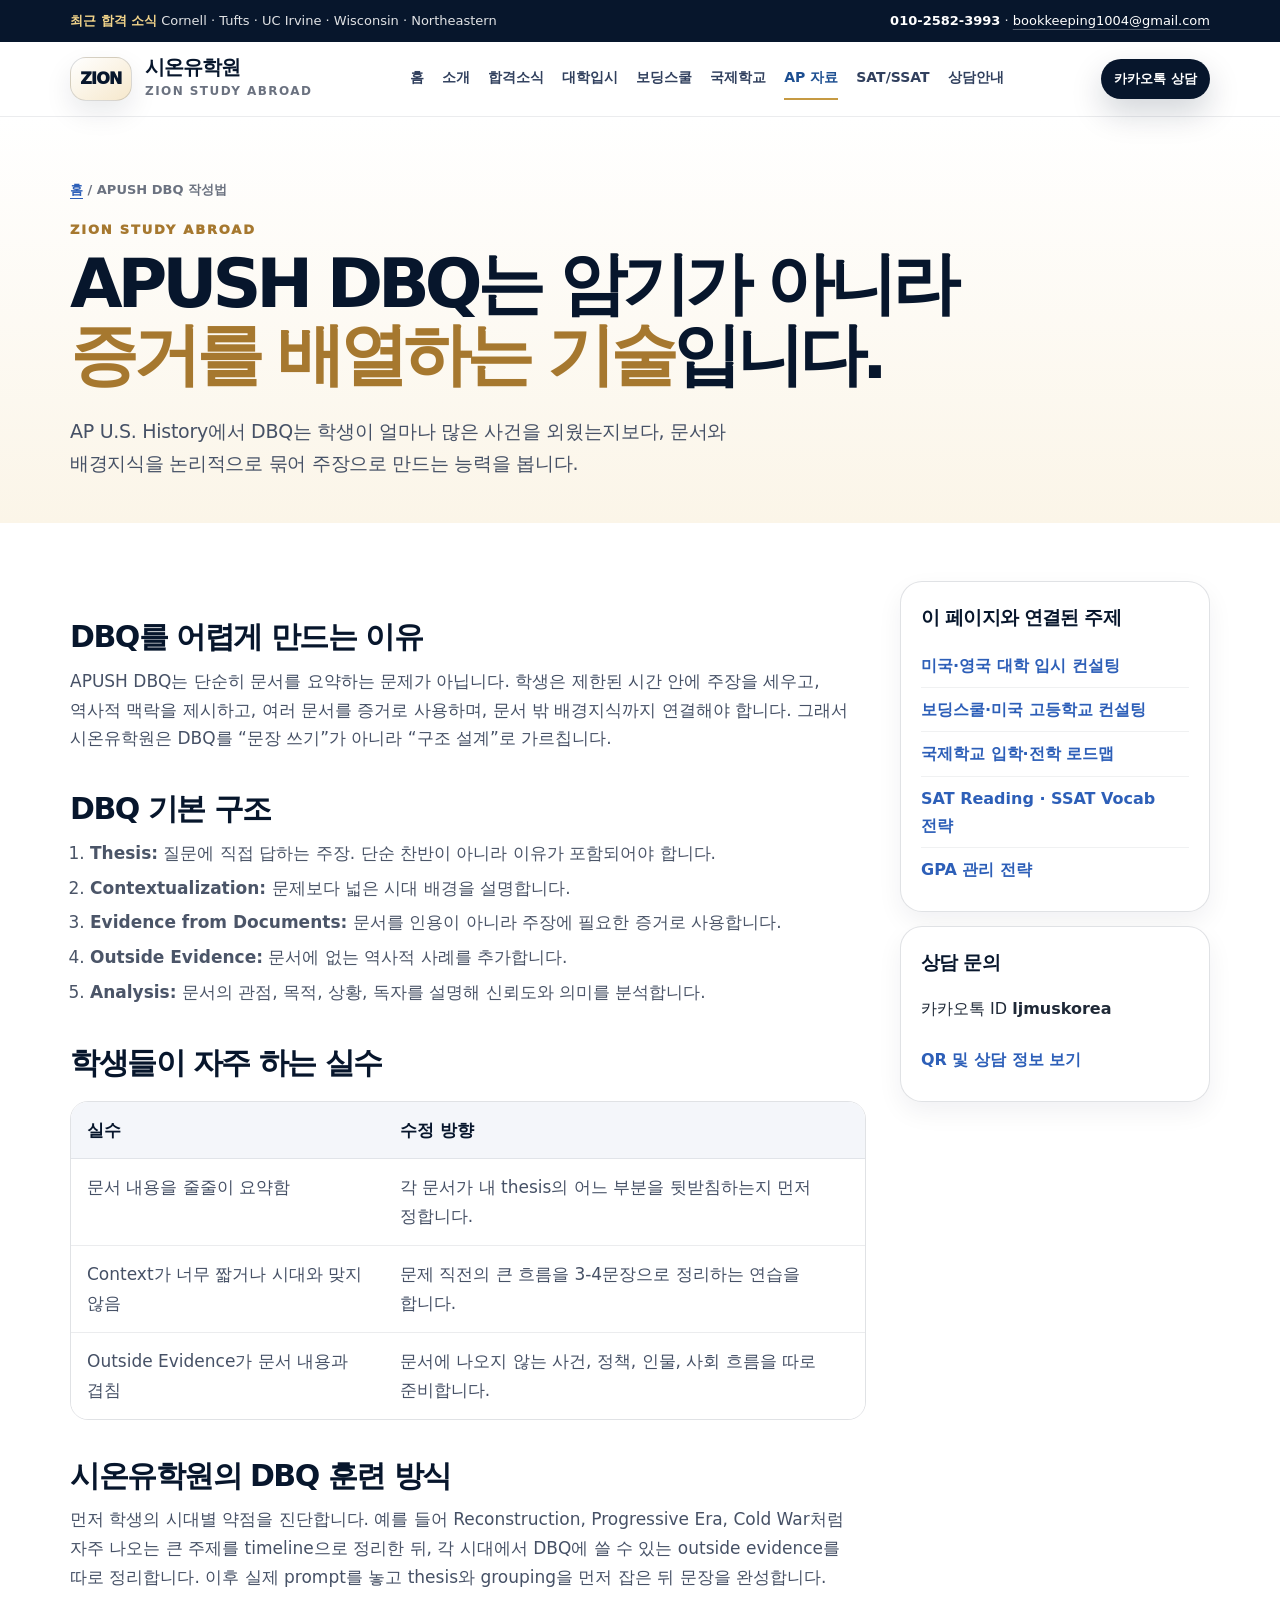
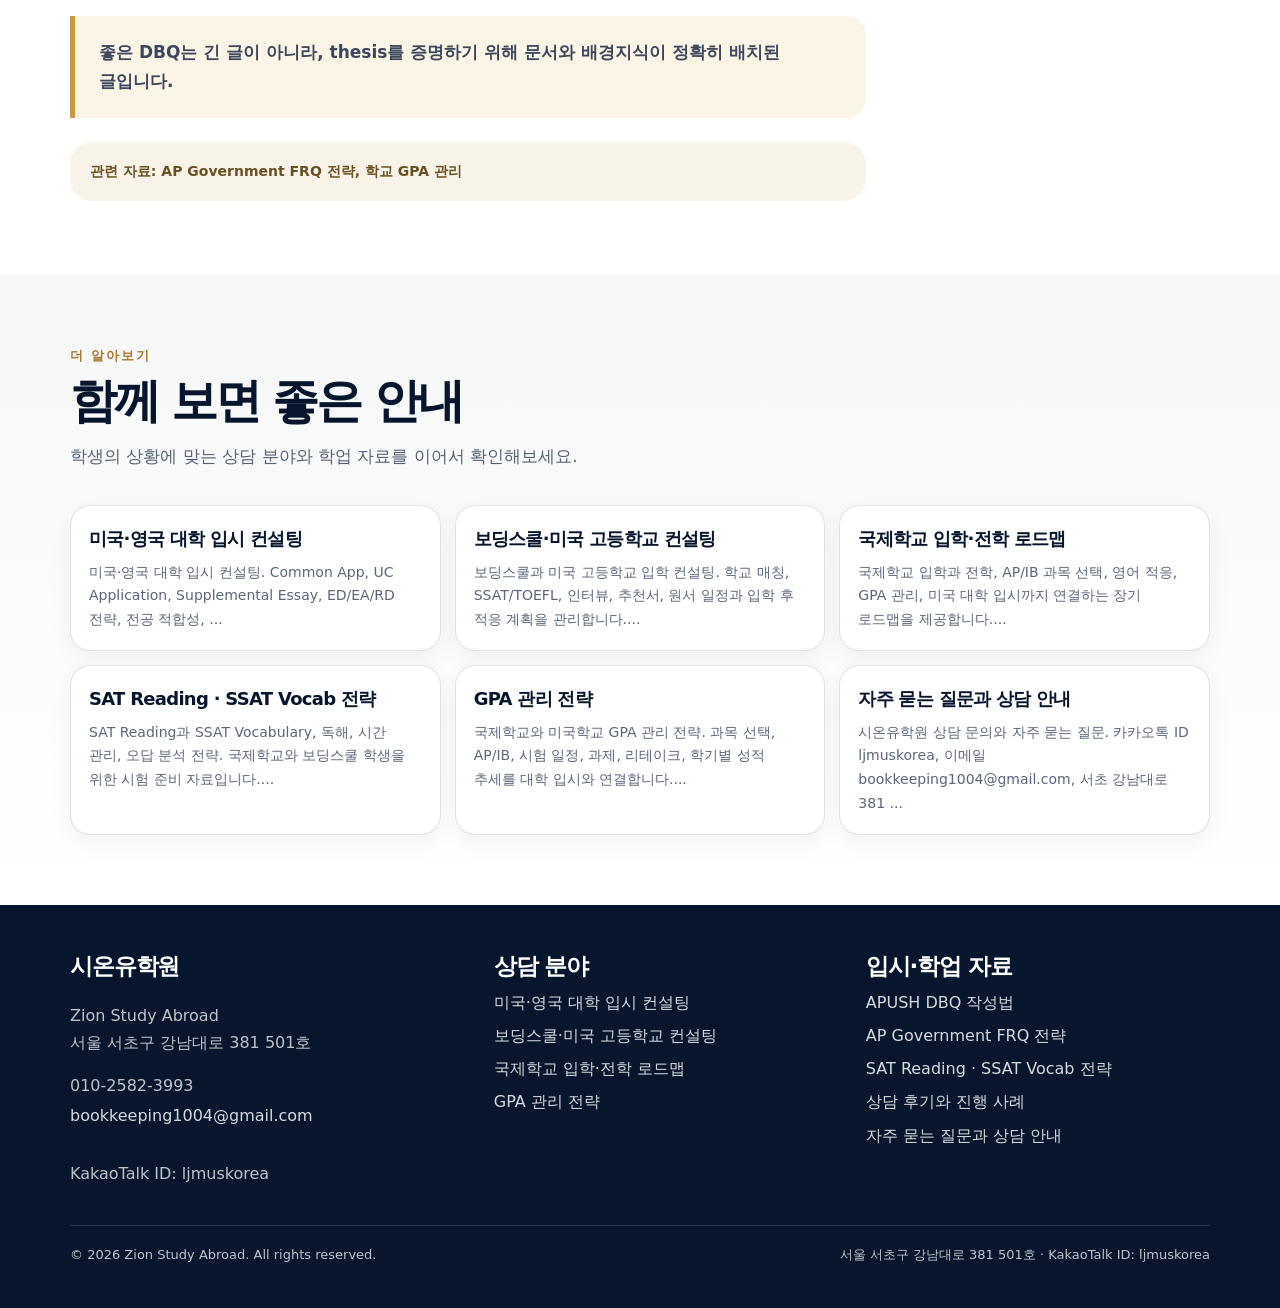
<file: apush-dbq-guide.html>
<!doctype html>
<html lang="ko">
<head>
  <meta charset="utf-8">
  <meta name="viewport" content="width=device-width, initial-scale=1">
  <title>APUSH DBQ 작성법 | AP U.S. History 자료와 점수 전략</title>
  <meta name="description" content="AP U.S. History DBQ 작성법. Thesis, Contextualization, Evidence, Document Analysis, Outside Evidence, Complexity를 학생 눈높이에 맞게 설명합니다.">
  <meta name="robots" content="index, follow">
  <meta name="theme-color" content="#07162c">
  <link rel="canonical" href="https://bookkeeping1004-dev.github.io/my-website/apush-dbq-guide.html">
  <link rel="stylesheet" href="assets/site.css">
  <meta property="og:type" content="website">
  <meta property="og:site_name" content="시온유학원 · Zion Study Abroad">
  <meta property="og:title" content="APUSH DBQ 작성법 | AP U.S. History 자료와 점수 전략">
  <meta property="og:description" content="AP U.S. History DBQ 작성법. Thesis, Contextualization, Evidence, Document Analysis, Outside Evidence, Complexity를 학생 눈높이에 맞게 설명합니다.">
  <meta property="og:url" content="https://bookkeeping1004-dev.github.io/my-website/apush-dbq-guide.html">
  <meta property="og:image" content="https://bookkeeping1004-dev.github.io/my-website/assets/og-image.png">
  <meta name="twitter:card" content="summary_large_image">
  <script type="application/ld+json">{"@context": "https://schema.org", "@type": "EducationalOrganization", "name": "시온유학원", "alternateName": "Zion Study Abroad", "url": "https://bookkeeping1004-dev.github.io/my-website/", "email": "bookkeeping1004@gmail.com", "telephone": "+82-10-2582-3993", "address": {"@type": "PostalAddress", "streetAddress": "강남대로 381 501호", "addressLocality": "서초구", "addressRegion": "서울특별시", "addressCountry": "KR"}, "areaServed": ["Korea", "United States", "United Kingdom"], "sameAs": []}</script>
<script type="application/ld+json">{"@context": "https://schema.org", "@type": "WebSite", "name": "시온유학원 · Zion Study Abroad", "url": "https://bookkeeping1004-dev.github.io/my-website/", "inLanguage": "ko-KR"}</script>
<script type="application/ld+json">{"@context": "https://schema.org", "@type": "BreadcrumbList", "itemListElement": [{"@type": "ListItem", "position": 1, "name": "홈", "item": "https://bookkeeping1004-dev.github.io/my-website/"}, {"@type": "ListItem", "position": 2, "name": "APUSH DBQ 작성법", "item": "https://bookkeeping1004-dev.github.io/my-website/apush-dbq-guide.html"}]}</script>
<script type="application/ld+json">{"@context": "https://schema.org", "@type": "Article", "headline": "APUSH DBQ 작성법", "description": "AP U.S. History DBQ 작성법. Thesis, Contextualization, Evidence, Document Analysis, Outside Evidence, Complexity를 학생 눈높이에 맞게 설명합니다.", "author": {"@type": "Organization", "name": "시온유학원"}, "publisher": {"@type": "Organization", "name": "시온유학원"}, "dateModified": "2026-05-19", "mainEntityOfPage": "https://bookkeeping1004-dev.github.io/my-website/apush-dbq-guide.html", "inLanguage": "ko-KR"}</script>
</head>
<body>
  <a class="skip" href="#main">본문으로 건너뛰기</a>
<div class="top"><div class="wrap"><div><b>최근 합격 소식</b> Cornell · Tufts · UC Irvine · Wisconsin · Northeastern</div><div><span class="phone">010-2582-3993</span> · <a href="mailto:bookkeeping1004@gmail.com">bookkeeping1004@gmail.com</a></div></div></div>
<header><div class="wrap nav"><a class="brand" href="index.html" aria-label="시온유학원 홈"><span class="brand-mark">ZION</span><span class="brand-text"><strong>시온유학원</strong><span>Zion Study Abroad</span></span></a><nav class="menu" aria-label="주요 메뉴"><a href="index.html" >홈</a><a href="about.html" >소개</a><a href="results.html" >합격소식</a><a href="college-admissions.html" >대학입시</a><a href="boarding-school.html" >보딩스쿨</a><a href="international-school.html" >국제학교</a><a href="apush-dbq-guide.html" aria-current="page">AP 자료</a><a href="sat-ssat-guide.html" >SAT/SSAT</a><a href="faq-contact.html" >상담안내</a></nav><a class="cta small" href="faq-contact.html">카카오톡 상담</a></div></header>
  
<main id="main"><section class="page-hero"><div class="wrap"><div class="breadcrumb"><a href="index.html">홈</a> / <span>APUSH DBQ 작성법</span></div><p class="kicker">Zion Study Abroad</p><h1>APUSH DBQ는 암기가 아니라<br><span>증거를 배열하는 기술</span>입니다.</h1><p class="lead">AP U.S. History에서 DBQ는 학생이 얼마나 많은 사건을 외웠는지보다, 문서와 배경지식을 논리적으로 묶어 주장으로 만드는 능력을 봅니다.</p></div></section>
<section class="content"><div class="wrap content-grid"><article>
<div class="article">
  <h2>DBQ를 어렵게 만드는 이유</h2>
  <p>APUSH DBQ는 단순히 문서를 요약하는 문제가 아닙니다. 학생은 제한된 시간 안에 주장을 세우고, 역사적 맥락을 제시하고, 여러 문서를 증거로 사용하며, 문서 밖 배경지식까지 연결해야 합니다. 그래서 시온유학원은 DBQ를 “문장 쓰기”가 아니라 “구조 설계”로 가르칩니다.</p>
  <h2>DBQ 기본 구조</h2>
  <ol>
    <li><strong>Thesis:</strong> 질문에 직접 답하는 주장. 단순 찬반이 아니라 이유가 포함되어야 합니다.</li>
    <li><strong>Contextualization:</strong> 문제보다 넓은 시대 배경을 설명합니다.</li>
    <li><strong>Evidence from Documents:</strong> 문서를 인용이 아니라 주장에 필요한 증거로 사용합니다.</li>
    <li><strong>Outside Evidence:</strong> 문서에 없는 역사적 사례를 추가합니다.</li>
    <li><strong>Analysis:</strong> 문서의 관점, 목적, 상황, 독자를 설명해 신뢰도와 의미를 분석합니다.</li>
  </ol>
  <h2>학생들이 자주 하는 실수</h2>
  <div class="table-wrap"><table><thead><tr><th>실수</th><th>수정 방향</th></tr></thead><tbody>
    <tr><td>문서 내용을 줄줄이 요약함</td><td>각 문서가 내 thesis의 어느 부분을 뒷받침하는지 먼저 정합니다.</td></tr>
    <tr><td>Context가 너무 짧거나 시대와 맞지 않음</td><td>문제 직전의 큰 흐름을 3-4문장으로 정리하는 연습을 합니다.</td></tr>
    <tr><td>Outside Evidence가 문서 내용과 겹침</td><td>문서에 나오지 않는 사건, 정책, 인물, 사회 흐름을 따로 준비합니다.</td></tr>
  </tbody></table></div>
  <h2>시온유학원의 DBQ 훈련 방식</h2>
  <p>먼저 학생의 시대별 약점을 진단합니다. 예를 들어 Reconstruction, Progressive Era, Cold War처럼 자주 나오는 큰 주제를 timeline으로 정리한 뒤, 각 시대에서 DBQ에 쓸 수 있는 outside evidence를 따로 정리합니다. 이후 실제 prompt를 놓고 thesis와 grouping을 먼저 잡은 뒤 문장을 완성합니다.</p>
  <blockquote>좋은 DBQ는 긴 글이 아니라, thesis를 증명하기 위해 문서와 배경지식이 정확히 배치된 글입니다.</blockquote>
  <p class="note">관련 자료: <a href="ap-gov-frq-guide.html">AP Government FRQ 전략</a>, <a href="gpa-management.html">학교 GPA 관리</a></p>
</div>
</article><aside class="sidebar"><div class="side-card"><h3>이 페이지와 연결된 주제</h3><a href="college-admissions.html">미국·영국 대학 입시 컨설팅</a><a href="boarding-school.html">보딩스쿨·미국 고등학교 컨설팅</a><a href="international-school.html">국제학교 입학·전학 로드맵</a><a href="sat-ssat-guide.html">SAT Reading · SSAT Vocab 전략</a><a href="gpa-management.html">GPA 관리 전략</a></div><div class="side-card"><h3>상담 문의</h3><p>카카오톡 ID <strong>ljmuskorea</strong></p><a href="faq-contact.html">QR 및 상담 정보 보기</a></div></aside></div></section><section class="soft"><div class="wrap"><div class="head"><p class="kicker">더 알아보기</p><h2 class="title">함께 보면 좋은 안내</h2><p class="desc">학생의 상황에 맞는 상담 분야와 학업 자료를 이어서 확인해보세요.</p></div><div class="link-grid"><a class="link-card" href="college-admissions.html"><strong>미국·영국 대학 입시 컨설팅</strong><span>미국·영국 대학 입시 컨설팅. Common App, UC Application, Supplemental Essay, ED/EA/RD 전략, 전공 적합성, ...</span></a><a class="link-card" href="boarding-school.html"><strong>보딩스쿨·미국 고등학교 컨설팅</strong><span>보딩스쿨과 미국 고등학교 입학 컨설팅. 학교 매칭, SSAT/TOEFL, 인터뷰, 추천서, 원서 일정과 입학 후 적응 계획을 관리합니다....</span></a><a class="link-card" href="international-school.html"><strong>국제학교 입학·전학 로드맵</strong><span>국제학교 입학과 전학, AP/IB 과목 선택, 영어 적응, GPA 관리, 미국 대학 입시까지 연결하는 장기 로드맵을 제공합니다....</span></a><a class="link-card" href="sat-ssat-guide.html"><strong>SAT Reading · SSAT Vocab 전략</strong><span>SAT Reading과 SSAT Vocabulary, 독해, 시간 관리, 오답 분석 전략. 국제학교와 보딩스쿨 학생을 위한 시험 준비 자료입니다....</span></a><a class="link-card" href="gpa-management.html"><strong>GPA 관리 전략</strong><span>국제학교와 미국학교 GPA 관리 전략. 과목 선택, AP/IB, 시험 일정, 과제, 리테이크, 학기별 성적 추세를 대학 입시와 연결합니다....</span></a><a class="link-card" href="faq-contact.html"><strong>자주 묻는 질문과 상담 안내</strong><span>시온유학원 상담 문의와 자주 묻는 질문. 카카오톡 ID ljmuskorea, 이메일 bookkeeping1004@gmail.com, 서초 강남대로 381 ...</span></a></div></div></section></main>
  <footer><div class="wrap footer-grid"><div><strong>시온유학원</strong><p>Zion Study Abroad<br>서울 서초구 강남대로 381 501호</p><p>010-2582-3993<br><a href="mailto:bookkeeping1004@gmail.com">bookkeeping1004@gmail.com</a><br>KakaoTalk ID: ljmuskorea</p></div><div><strong>상담 분야</strong><a href="college-admissions.html">미국·영국 대학 입시 컨설팅</a><a href="boarding-school.html">보딩스쿨·미국 고등학교 컨설팅</a><a href="international-school.html">국제학교 입학·전학 로드맵</a><a href="gpa-management.html">GPA 관리 전략</a></div><div><strong>입시·학업 자료</strong><a href="apush-dbq-guide.html">APUSH DBQ 작성법</a><a href="ap-gov-frq-guide.html">AP Government FRQ 전략</a><a href="sat-ssat-guide.html">SAT Reading · SSAT Vocab 전략</a><a href="testimonials.html">상담 후기와 진행 사례</a><a href="faq-contact.html">자주 묻는 질문과 상담 안내</a></div></div><div class="wrap foot-mini"><span>© <span id="year"></span> Zion Study Abroad. All rights reserved.</span><span>서울 서초구 강남대로 381 501호 · KakaoTalk ID: ljmuskorea</span></div></footer><script>document.getElementById('year').textContent = new Date().getFullYear();</script>
</body>
</html>
</file>
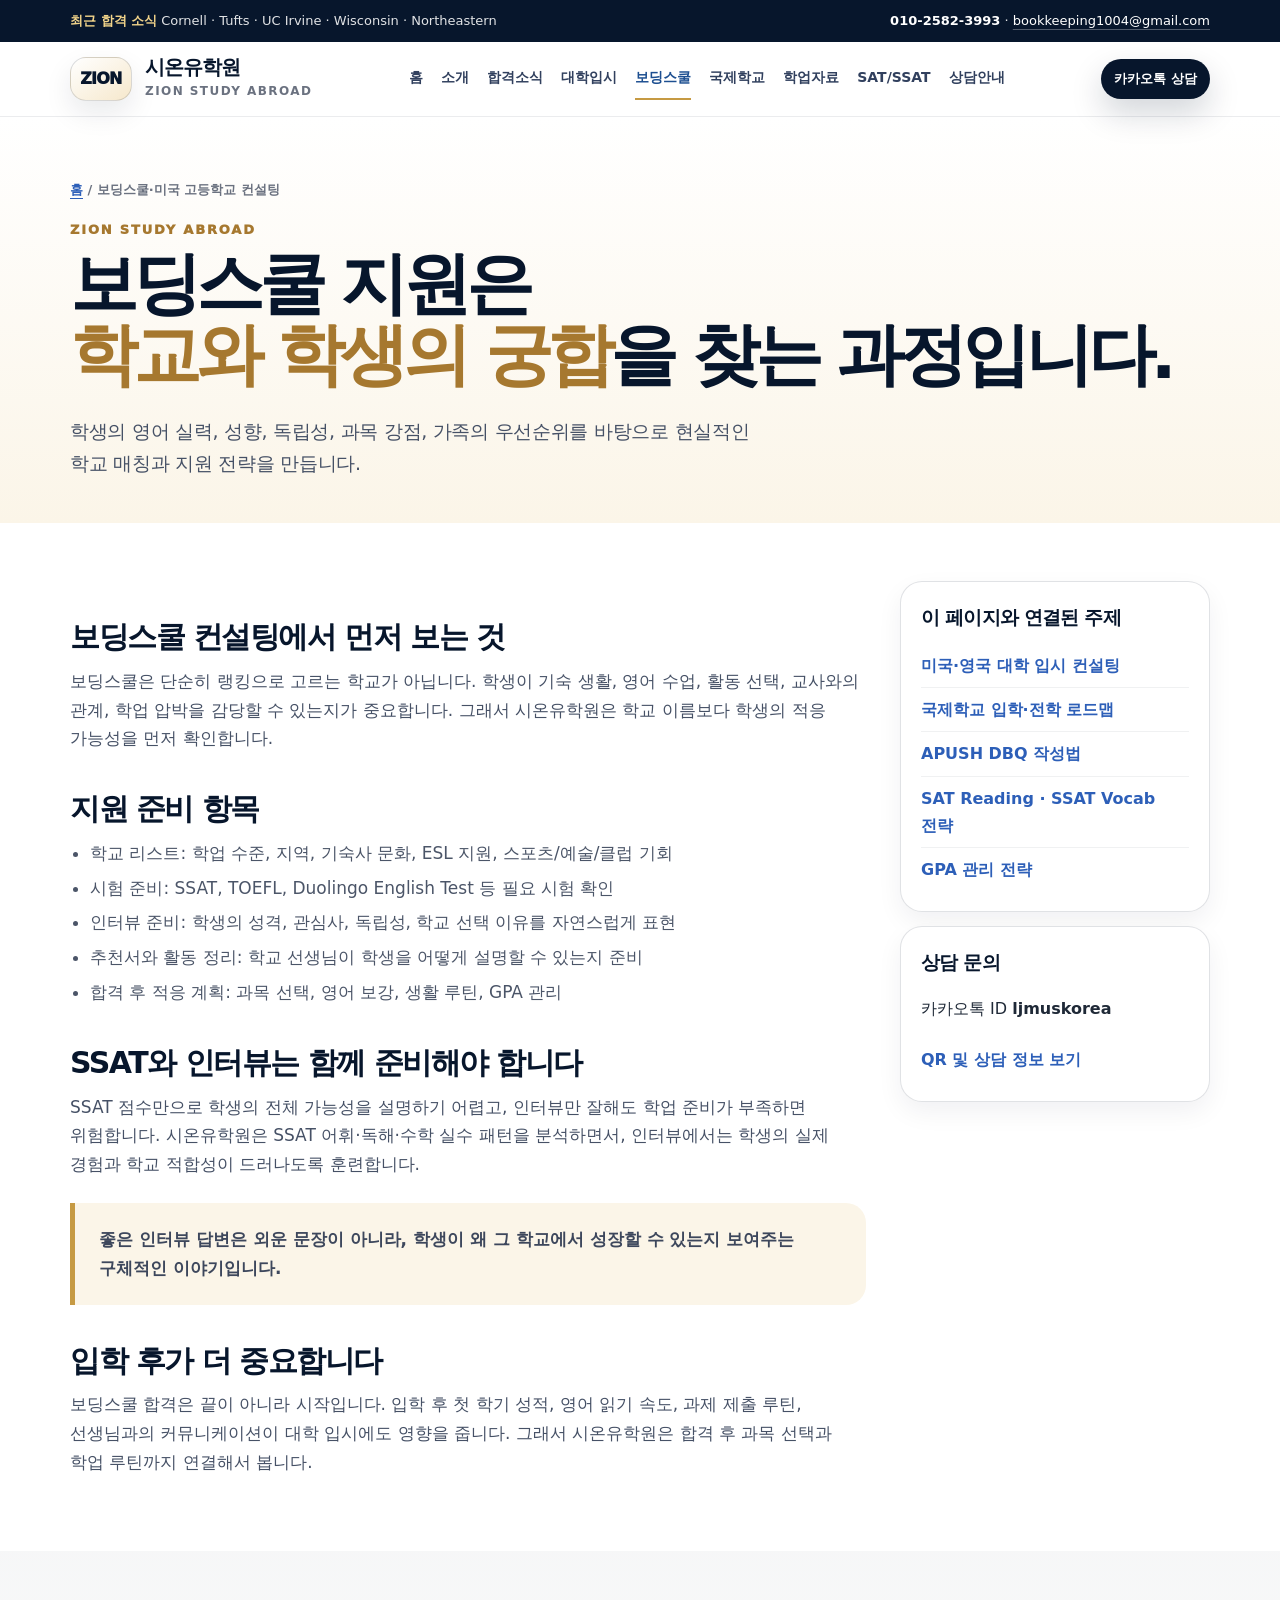
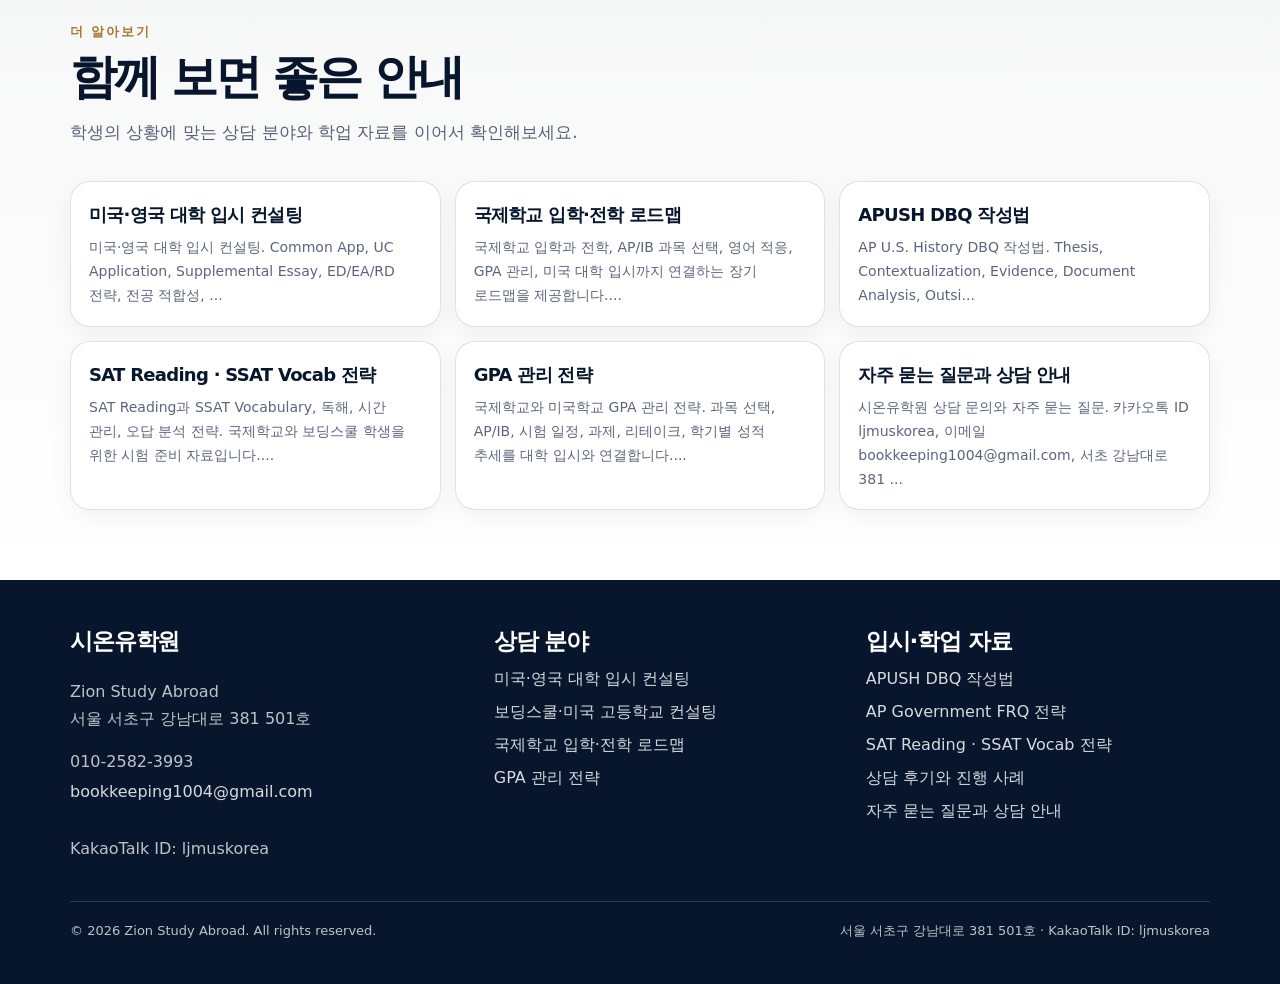
<file: boarding-school.html>
<!doctype html>
<html lang="ko">
<head>
  <meta charset="utf-8">
  <meta name="viewport" content="width=device-width, initial-scale=1">
  <title>보딩스쿨·미국 고등학교 컨설팅 | SSAT · 인터뷰 · 학교 매칭</title>
  <meta name="description" content="보딩스쿨과 미국 고등학교 입학 컨설팅. 학교 매칭, SSAT/TOEFL, 인터뷰, 추천서, 원서 일정과 입학 후 적응 계획을 관리합니다.">
  <meta name="robots" content="index, follow">
  <meta name="theme-color" content="#07162c">
  <link rel="canonical" href="https://bookkeeping1004-dev.github.io/my-website/boarding-school.html">
  <link rel="stylesheet" href="assets/site.css">
  <meta property="og:type" content="website">
  <meta property="og:site_name" content="시온유학원 · Zion Study Abroad">
  <meta property="og:title" content="보딩스쿨·미국 고등학교 컨설팅 | SSAT · 인터뷰 · 학교 매칭">
  <meta property="og:description" content="보딩스쿨과 미국 고등학교 입학 컨설팅. 학교 매칭, SSAT/TOEFL, 인터뷰, 추천서, 원서 일정과 입학 후 적응 계획을 관리합니다.">
  <meta property="og:url" content="https://bookkeeping1004-dev.github.io/my-website/boarding-school.html">
  <meta property="og:image" content="https://bookkeeping1004-dev.github.io/my-website/assets/og-image.png">
  <meta name="twitter:card" content="summary_large_image">
  <script type="application/ld+json">{"@context": "https://schema.org", "@type": "EducationalOrganization", "name": "시온유학원", "alternateName": "Zion Study Abroad", "url": "https://bookkeeping1004-dev.github.io/my-website/", "email": "bookkeeping1004@gmail.com", "telephone": "+82-10-2582-3993", "address": {"@type": "PostalAddress", "streetAddress": "강남대로 381 501호", "addressLocality": "서초구", "addressRegion": "서울특별시", "addressCountry": "KR"}, "areaServed": ["Korea", "United States", "United Kingdom"], "sameAs": []}</script>
<script type="application/ld+json">{"@context": "https://schema.org", "@type": "WebSite", "name": "시온유학원 · Zion Study Abroad", "url": "https://bookkeeping1004-dev.github.io/my-website/", "inLanguage": "ko-KR"}</script>
<script type="application/ld+json">{"@context": "https://schema.org", "@type": "BreadcrumbList", "itemListElement": [{"@type": "ListItem", "position": 1, "name": "홈", "item": "https://bookkeeping1004-dev.github.io/my-website/"}, {"@type": "ListItem", "position": 2, "name": "보딩스쿨·미국 고등학교 컨설팅", "item": "https://bookkeeping1004-dev.github.io/my-website/boarding-school.html"}]}</script>
</head>
<body>
  <a class="skip" href="#main">본문으로 건너뛰기</a>
<div class="top"><div class="wrap"><div><b>최근 합격 소식</b> Cornell · Tufts · UC Irvine · Wisconsin · Northeastern</div><div><span class="phone">010-2582-3993</span> · <a href="mailto:bookkeeping1004@gmail.com">bookkeeping1004@gmail.com</a></div></div></div>
<header><div class="wrap nav"><a class="brand" href="index.html" aria-label="시온유학원 홈"><span class="brand-mark">ZION</span><span class="brand-text"><strong>시온유학원</strong><span>Zion Study Abroad</span></span></a><nav class="menu" aria-label="주요 메뉴"><a href="index.html" >홈</a><a href="about.html" >소개</a><a href="results.html" >합격소식</a><a href="college-admissions.html" >대학입시</a><a href="boarding-school.html" aria-current="page">보딩스쿨</a><a href="international-school.html" >국제학교</a><a href="apush-dbq-guide.html" >학업자료</a><a href="sat-ssat-guide.html" >SAT/SSAT</a><a href="faq-contact.html" >상담안내</a></nav><a class="cta small" href="faq-contact.html">카카오톡 상담</a></div></header>
  
<main id="main"><section class="page-hero"><div class="wrap"><div class="breadcrumb"><a href="index.html">홈</a> / <span>보딩스쿨·미국 고등학교 컨설팅</span></div><p class="kicker">Zion Study Abroad</p><h1>보딩스쿨 지원은<br><span>학교와 학생의 궁합</span>을 찾는 과정입니다.</h1><p class="lead">학생의 영어 실력, 성향, 독립성, 과목 강점, 가족의 우선순위를 바탕으로 현실적인 학교 매칭과 지원 전략을 만듭니다.</p></div></section>
<section class="content"><div class="wrap content-grid"><article>
<div class="article">
  <h2>보딩스쿨 컨설팅에서 먼저 보는 것</h2>
  <p>보딩스쿨은 단순히 랭킹으로 고르는 학교가 아닙니다. 학생이 기숙 생활, 영어 수업, 활동 선택, 교사와의 관계, 학업 압박을 감당할 수 있는지가 중요합니다. 그래서 시온유학원은 학교 이름보다 학생의 적응 가능성을 먼저 확인합니다.</p>
  <h2>지원 준비 항목</h2>
  <ul>
    <li>학교 리스트: 학업 수준, 지역, 기숙사 문화, ESL 지원, 스포츠/예술/클럽 기회</li>
    <li>시험 준비: SSAT, TOEFL, Duolingo English Test 등 필요 시험 확인</li>
    <li>인터뷰 준비: 학생의 성격, 관심사, 독립성, 학교 선택 이유를 자연스럽게 표현</li>
    <li>추천서와 활동 정리: 학교 선생님이 학생을 어떻게 설명할 수 있는지 준비</li>
    <li>합격 후 적응 계획: 과목 선택, 영어 보강, 생활 루틴, GPA 관리</li>
  </ul>
  <h2>SSAT와 인터뷰는 함께 준비해야 합니다</h2>
  <p>SSAT 점수만으로 학생의 전체 가능성을 설명하기 어렵고, 인터뷰만 잘해도 학업 준비가 부족하면 위험합니다. 시온유학원은 SSAT 어휘·독해·수학 실수 패턴을 분석하면서, 인터뷰에서는 학생의 실제 경험과 학교 적합성이 드러나도록 훈련합니다.</p>
  <blockquote>좋은 인터뷰 답변은 외운 문장이 아니라, 학생이 왜 그 학교에서 성장할 수 있는지 보여주는 구체적인 이야기입니다.</blockquote>
  <h2>입학 후가 더 중요합니다</h2>
  <p>보딩스쿨 합격은 끝이 아니라 시작입니다. 입학 후 첫 학기 성적, 영어 읽기 속도, 과제 제출 루틴, 선생님과의 커뮤니케이션이 대학 입시에도 영향을 줍니다. 그래서 시온유학원은 합격 후 과목 선택과 학업 루틴까지 연결해서 봅니다.</p>
</div>
</article><aside class="sidebar"><div class="side-card"><h3>이 페이지와 연결된 주제</h3><a href="college-admissions.html">미국·영국 대학 입시 컨설팅</a><a href="international-school.html">국제학교 입학·전학 로드맵</a><a href="apush-dbq-guide.html">APUSH DBQ 작성법</a><a href="sat-ssat-guide.html">SAT Reading · SSAT Vocab 전략</a><a href="gpa-management.html">GPA 관리 전략</a></div><div class="side-card"><h3>상담 문의</h3><p>카카오톡 ID <strong>ljmuskorea</strong></p><a href="faq-contact.html">QR 및 상담 정보 보기</a></div></aside></div></section><section class="soft"><div class="wrap"><div class="head"><p class="kicker">더 알아보기</p><h2 class="title">함께 보면 좋은 안내</h2><p class="desc">학생의 상황에 맞는 상담 분야와 학업 자료를 이어서 확인해보세요.</p></div><div class="link-grid"><a class="link-card" href="college-admissions.html"><strong>미국·영국 대학 입시 컨설팅</strong><span>미국·영국 대학 입시 컨설팅. Common App, UC Application, Supplemental Essay, ED/EA/RD 전략, 전공 적합성, ...</span></a><a class="link-card" href="international-school.html"><strong>국제학교 입학·전학 로드맵</strong><span>국제학교 입학과 전학, AP/IB 과목 선택, 영어 적응, GPA 관리, 미국 대학 입시까지 연결하는 장기 로드맵을 제공합니다....</span></a><a class="link-card" href="apush-dbq-guide.html"><strong>APUSH DBQ 작성법</strong><span>AP U.S. History DBQ 작성법. Thesis, Contextualization, Evidence, Document Analysis, Outsi...</span></a><a class="link-card" href="sat-ssat-guide.html"><strong>SAT Reading · SSAT Vocab 전략</strong><span>SAT Reading과 SSAT Vocabulary, 독해, 시간 관리, 오답 분석 전략. 국제학교와 보딩스쿨 학생을 위한 시험 준비 자료입니다....</span></a><a class="link-card" href="gpa-management.html"><strong>GPA 관리 전략</strong><span>국제학교와 미국학교 GPA 관리 전략. 과목 선택, AP/IB, 시험 일정, 과제, 리테이크, 학기별 성적 추세를 대학 입시와 연결합니다....</span></a><a class="link-card" href="faq-contact.html"><strong>자주 묻는 질문과 상담 안내</strong><span>시온유학원 상담 문의와 자주 묻는 질문. 카카오톡 ID ljmuskorea, 이메일 bookkeeping1004@gmail.com, 서초 강남대로 381 ...</span></a></div></div></section></main>
  <footer><div class="wrap footer-grid"><div><strong>시온유학원</strong><p>Zion Study Abroad<br>서울 서초구 강남대로 381 501호</p><p>010-2582-3993<br><a href="mailto:bookkeeping1004@gmail.com">bookkeeping1004@gmail.com</a><br>KakaoTalk ID: ljmuskorea</p></div><div><strong>상담 분야</strong><a href="college-admissions.html">미국·영국 대학 입시 컨설팅</a><a href="boarding-school.html">보딩스쿨·미국 고등학교 컨설팅</a><a href="international-school.html">국제학교 입학·전학 로드맵</a><a href="gpa-management.html">GPA 관리 전략</a></div><div><strong>입시·학업 자료</strong><a href="apush-dbq-guide.html">APUSH DBQ 작성법</a><a href="ap-gov-frq-guide.html">AP Government FRQ 전략</a><a href="sat-ssat-guide.html">SAT Reading · SSAT Vocab 전략</a><a href="testimonials.html">상담 후기와 진행 사례</a><a href="faq-contact.html">자주 묻는 질문과 상담 안내</a></div></div><div class="wrap foot-mini"><span>© <span id="year"></span> Zion Study Abroad. All rights reserved.</span><span>서울 서초구 강남대로 381 501호 · KakaoTalk ID: ljmuskorea</span></div></footer><script>document.getElementById('year').textContent = new Date().getFullYear();</script>
</body>
</html>
</file>
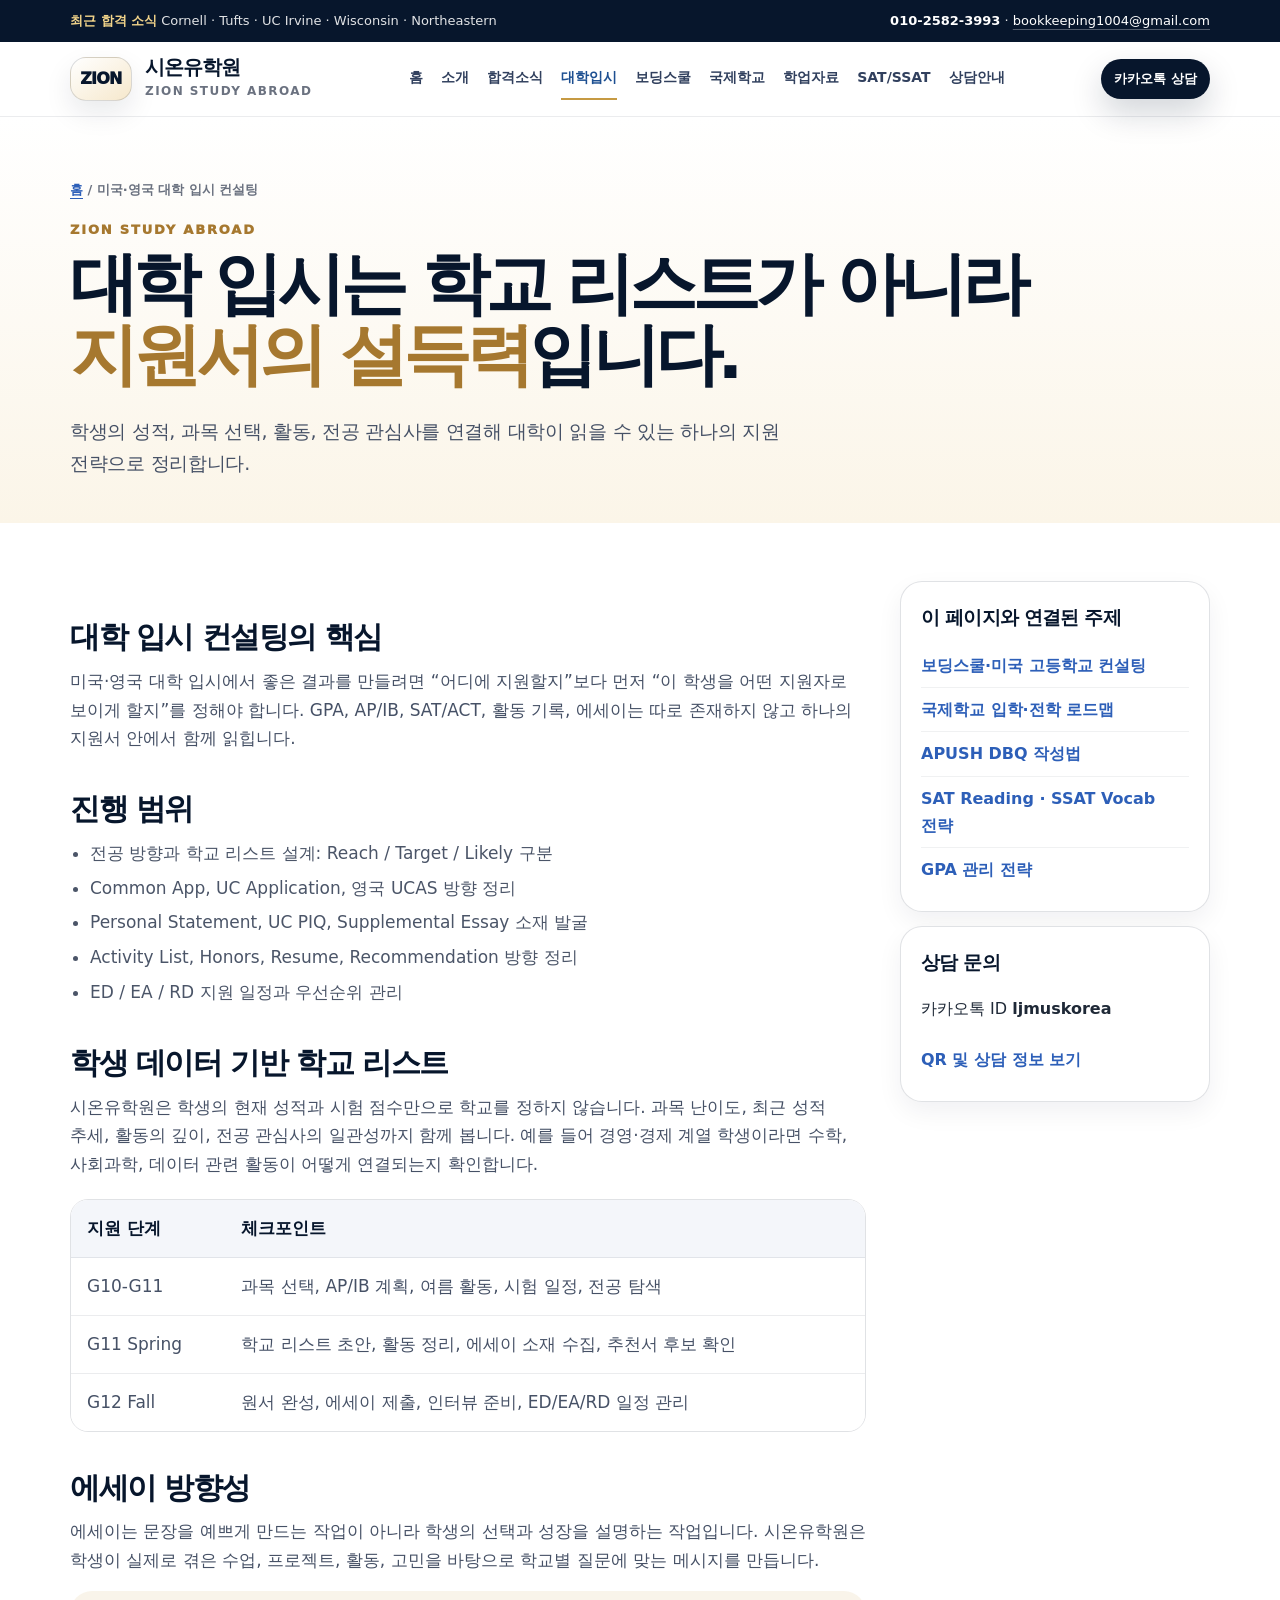
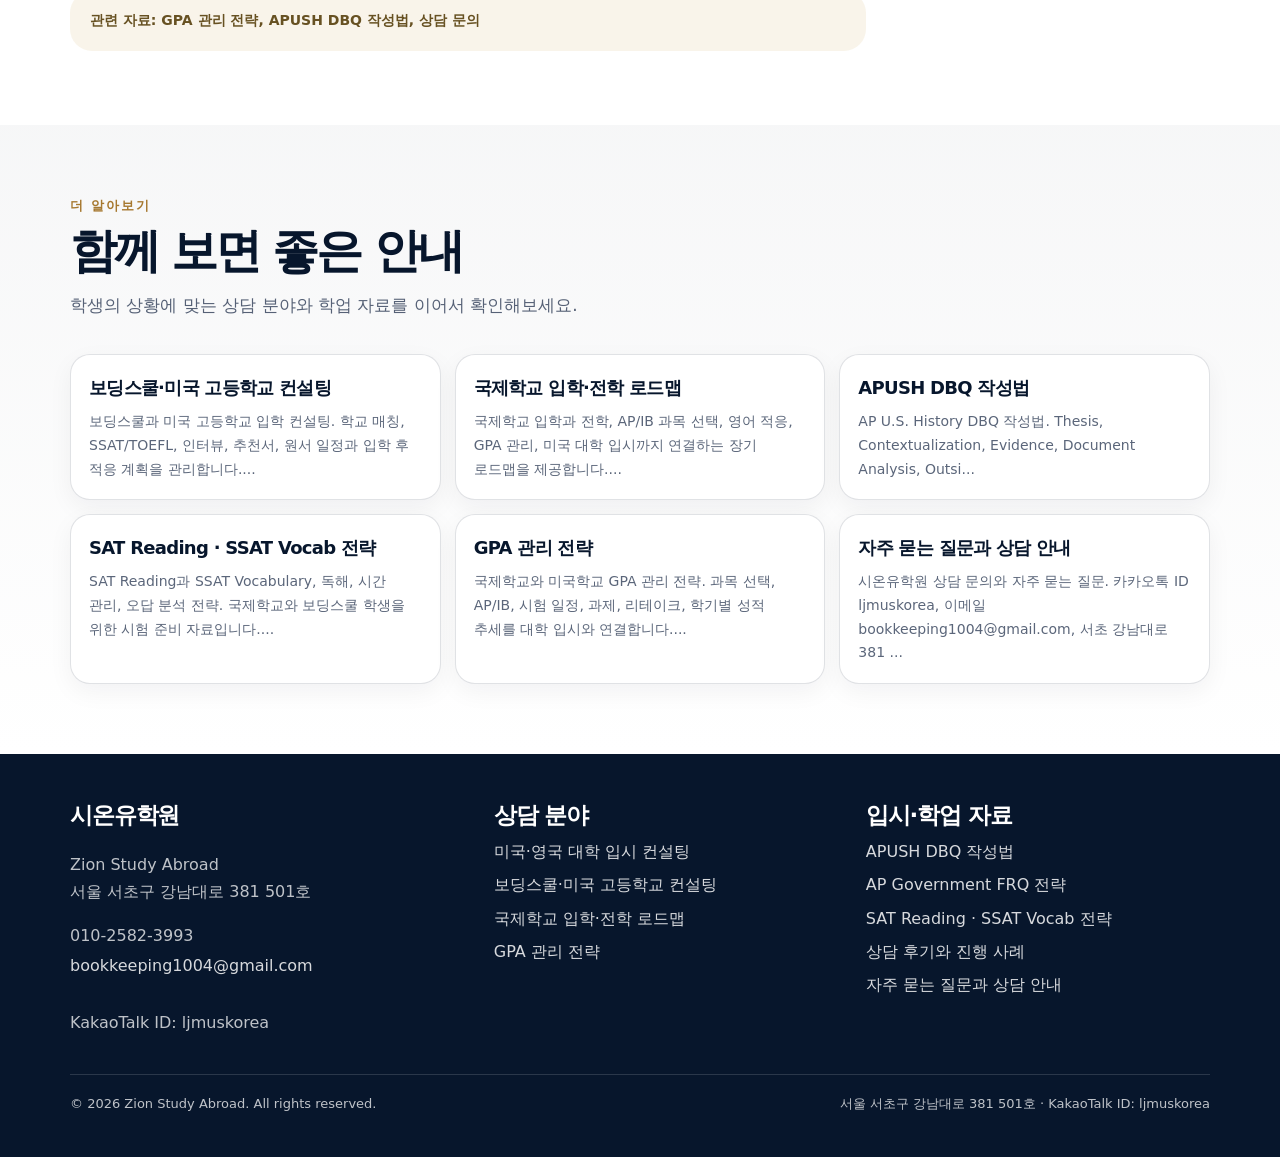
<file: college-admissions.html>
<!doctype html>
<html lang="ko">
<head>
  <meta charset="utf-8">
  <meta name="viewport" content="width=device-width, initial-scale=1">
  <title>미국·영국 대학 입시 컨설팅 | Common App · UC · Essay</title>
  <meta name="description" content="미국·영국 대학 입시 컨설팅. Common App, UC Application, Supplemental Essay, ED/EA/RD 전략, 전공 적합성, 활동 정리를 관리합니다.">
  <meta name="robots" content="index, follow">
  <meta name="theme-color" content="#07162c">
  <link rel="canonical" href="https://zionadmissions.com/college-admissions.html">
  <link rel="stylesheet" href="assets/site.css">
  <meta property="og:type" content="website">
  <meta property="og:site_name" content="시온유학원 · Zion Study Abroad">
  <meta property="og:title" content="미국·영국 대학 입시 컨설팅 | Common App · UC · Essay">
  <meta property="og:description" content="미국·영국 대학 입시 컨설팅. Common App, UC Application, Supplemental Essay, ED/EA/RD 전략, 전공 적합성, 활동 정리를 관리합니다.">
  <meta property="og:url" content="https://zionadmissions.com/college-admissions.html">
  <meta property="og:image" content="https://zionadmissions.com/assets/og-image.png">
  <meta name="twitter:card" content="summary_large_image">
  <script type="application/ld+json">{"@context": "https://schema.org", "@type": "EducationalOrganization", "name": "시온유학원", "alternateName": "Zion Study Abroad", "url": "https://zionadmissions.com/", "email": "bookkeeping1004@gmail.com", "telephone": "+82-10-2582-3993", "address": {"@type": "PostalAddress", "streetAddress": "강남대로 381 501호", "addressLocality": "서초구", "addressRegion": "서울특별시", "addressCountry": "KR"}, "areaServed": ["Korea", "United States", "United Kingdom"], "sameAs": []}</script>
  <script type="application/ld+json">{"@context": "https://schema.org", "@type": "WebSite", "name": "시온유학원 · Zion Study Abroad", "url": "https://zionadmissions.com/", "inLanguage": "ko-KR"}</script>
  <script type="application/ld+json">{"@context": "https://schema.org", "@type": "BreadcrumbList", "itemListElement": [{"@type": "ListItem", "position": 1, "name": "홈", "item": "https://zionadmissions.com/"}, {"@type": "ListItem", "position": 2, "name": "미국·영국 대학 입시 컨설팅", "item": "https://zionadmissions.com/college-admissions.html"}]}</script>
</head>
<body>
  <a class="skip" href="#main">본문으로 건너뛰기</a>
<div class="top"><div class="wrap"><div><b>최근 합격 소식</b> Cornell · Tufts · UC Irvine · Wisconsin · Northeastern</div><div><span class="phone">010-2582-3993</span> · <a href="mailto:bookkeeping1004@gmail.com">bookkeeping1004@gmail.com</a></div></div></div>
<header><div class="wrap nav"><a class="brand" href="index.html" aria-label="시온유학원 홈"><span class="brand-mark">ZION</span><span class="brand-text"><strong>시온유학원</strong><span>Zion Study Abroad</span></span></a><nav class="menu" aria-label="주요 메뉴"><a href="index.html" >홈</a><a href="about.html" >소개</a><a href="results.html" >합격소식</a><a href="college-admissions.html" aria-current="page">대학입시</a><a href="boarding-school.html" >보딩스쿨</a><a href="international-school.html" >국제학교</a><a href="apush-dbq-guide.html" >학업자료</a><a href="sat-ssat-guide.html" >SAT/SSAT</a><a href="faq-contact.html" >상담안내</a></nav><a class="cta small" href="faq-contact.html">카카오톡 상담</a></div></header>
  
<main id="main"><section class="page-hero"><div class="wrap"><div class="breadcrumb"><a href="index.html">홈</a> / <span>미국·영국 대학 입시 컨설팅</span></div><p class="kicker">Zion Study Abroad</p><h1>대학 입시는 학교 리스트가 아니라<br><span>지원서의 설득력</span>입니다.</h1><p class="lead">학생의 성적, 과목 선택, 활동, 전공 관심사를 연결해 대학이 읽을 수 있는 하나의 지원 전략으로 정리합니다.</p></div></section>
<section class="content"><div class="wrap content-grid"><article>
<div class="article">
  <h2>대학 입시 컨설팅의 핵심</h2>
  <p>미국·영국 대학 입시에서 좋은 결과를 만들려면 “어디에 지원할지”보다 먼저 “이 학생을 어떤 지원자로 보이게 할지”를 정해야 합니다. GPA, AP/IB, SAT/ACT, 활동 기록, 에세이는 따로 존재하지 않고 하나의 지원서 안에서 함께 읽힙니다.</p>
  <h2>진행 범위</h2>
  <ul>
    <li>전공 방향과 학교 리스트 설계: Reach / Target / Likely 구분</li>
    <li>Common App, UC Application, 영국 UCAS 방향 정리</li>
    <li>Personal Statement, UC PIQ, Supplemental Essay 소재 발굴</li>
    <li>Activity List, Honors, Resume, Recommendation 방향 정리</li>
    <li>ED / EA / RD 지원 일정과 우선순위 관리</li>
  </ul>
  <h2>학생 데이터 기반 학교 리스트</h2>
  <p>시온유학원은 학생의 현재 성적과 시험 점수만으로 학교를 정하지 않습니다. 과목 난이도, 최근 성적 추세, 활동의 깊이, 전공 관심사의 일관성까지 함께 봅니다. 예를 들어 경영·경제 계열 학생이라면 수학, 사회과학, 데이터 관련 활동이 어떻게 연결되는지 확인합니다.</p>
  <div class="table-wrap"><table><thead><tr><th>지원 단계</th><th>체크포인트</th></tr></thead><tbody>
    <tr><td>G10-G11</td><td>과목 선택, AP/IB 계획, 여름 활동, 시험 일정, 전공 탐색</td></tr>
    <tr><td>G11 Spring</td><td>학교 리스트 초안, 활동 정리, 에세이 소재 수집, 추천서 후보 확인</td></tr>
    <tr><td>G12 Fall</td><td>원서 완성, 에세이 제출, 인터뷰 준비, ED/EA/RD 일정 관리</td></tr>
  </tbody></table></div>
  <h2>에세이 방향성</h2>
  <p>에세이는 문장을 예쁘게 만드는 작업이 아니라 학생의 선택과 성장을 설명하는 작업입니다. 시온유학원은 학생이 실제로 겪은 수업, 프로젝트, 활동, 고민을 바탕으로 학교별 질문에 맞는 메시지를 만듭니다.</p>
  <p class="note">관련 자료: <a href="gpa-management.html">GPA 관리 전략</a>, <a href="apush-dbq-guide.html">APUSH DBQ 작성법</a>, <a href="faq-contact.html">상담 문의</a></p>
</div>
</article><aside class="sidebar"><div class="side-card"><h3>이 페이지와 연결된 주제</h3><a href="boarding-school.html">보딩스쿨·미국 고등학교 컨설팅</a><a href="international-school.html">국제학교 입학·전학 로드맵</a><a href="apush-dbq-guide.html">APUSH DBQ 작성법</a><a href="sat-ssat-guide.html">SAT Reading · SSAT Vocab 전략</a><a href="gpa-management.html">GPA 관리 전략</a></div><div class="side-card"><h3>상담 문의</h3><p>카카오톡 ID <strong>ljmuskorea</strong></p><a href="faq-contact.html">QR 및 상담 정보 보기</a></div></aside></div></section><section class="soft"><div class="wrap"><div class="head"><p class="kicker">더 알아보기</p><h2 class="title">함께 보면 좋은 안내</h2><p class="desc">학생의 상황에 맞는 상담 분야와 학업 자료를 이어서 확인해보세요.</p></div><div class="link-grid"><a class="link-card" href="boarding-school.html"><strong>보딩스쿨·미국 고등학교 컨설팅</strong><span>보딩스쿨과 미국 고등학교 입학 컨설팅. 학교 매칭, SSAT/TOEFL, 인터뷰, 추천서, 원서 일정과 입학 후 적응 계획을 관리합니다....</span></a><a class="link-card" href="international-school.html"><strong>국제학교 입학·전학 로드맵</strong><span>국제학교 입학과 전학, AP/IB 과목 선택, 영어 적응, GPA 관리, 미국 대학 입시까지 연결하는 장기 로드맵을 제공합니다....</span></a><a class="link-card" href="apush-dbq-guide.html"><strong>APUSH DBQ 작성법</strong><span>AP U.S. History DBQ 작성법. Thesis, Contextualization, Evidence, Document Analysis, Outsi...</span></a><a class="link-card" href="sat-ssat-guide.html"><strong>SAT Reading · SSAT Vocab 전략</strong><span>SAT Reading과 SSAT Vocabulary, 독해, 시간 관리, 오답 분석 전략. 국제학교와 보딩스쿨 학생을 위한 시험 준비 자료입니다....</span></a><a class="link-card" href="gpa-management.html"><strong>GPA 관리 전략</strong><span>국제학교와 미국학교 GPA 관리 전략. 과목 선택, AP/IB, 시험 일정, 과제, 리테이크, 학기별 성적 추세를 대학 입시와 연결합니다....</span></a><a class="link-card" href="faq-contact.html"><strong>자주 묻는 질문과 상담 안내</strong><span>시온유학원 상담 문의와 자주 묻는 질문. 카카오톡 ID ljmuskorea, 이메일 bookkeeping1004@gmail.com, 서초 강남대로 381 ...</span></a></div></div></section></main>
  <footer><div class="wrap footer-grid"><div><strong>시온유학원</strong><p>Zion Study Abroad<br>서울 서초구 강남대로 381 501호</p><p>010-2582-3993<br><a href="mailto:bookkeeping1004@gmail.com">bookkeeping1004@gmail.com</a><br>KakaoTalk ID: ljmuskorea</p></div><div><strong>상담 분야</strong><a href="college-admissions.html">미국·영국 대학 입시 컨설팅</a><a href="boarding-school.html">보딩스쿨·미국 고등학교 컨설팅</a><a href="international-school.html">국제학교 입학·전학 로드맵</a><a href="gpa-management.html">GPA 관리 전략</a></div><div><strong>입시·학업 자료</strong><a href="apush-dbq-guide.html">APUSH DBQ 작성법</a><a href="ap-gov-frq-guide.html">AP Government FRQ 전략</a><a href="sat-ssat-guide.html">SAT Reading · SSAT Vocab 전략</a><a href="testimonials.html">상담 후기와 진행 사례</a><a href="faq-contact.html">자주 묻는 질문과 상담 안내</a></div></div><div class="wrap foot-mini"><span>© <span id="year"></span> Zion Study Abroad. All rights reserved.</span><span>서울 서초구 강남대로 381 501호 · KakaoTalk ID: ljmuskorea</span></div></footer><script>document.getElementById('year').textContent = new Date().getFullYear();</script>
</body>
</html>
</file>
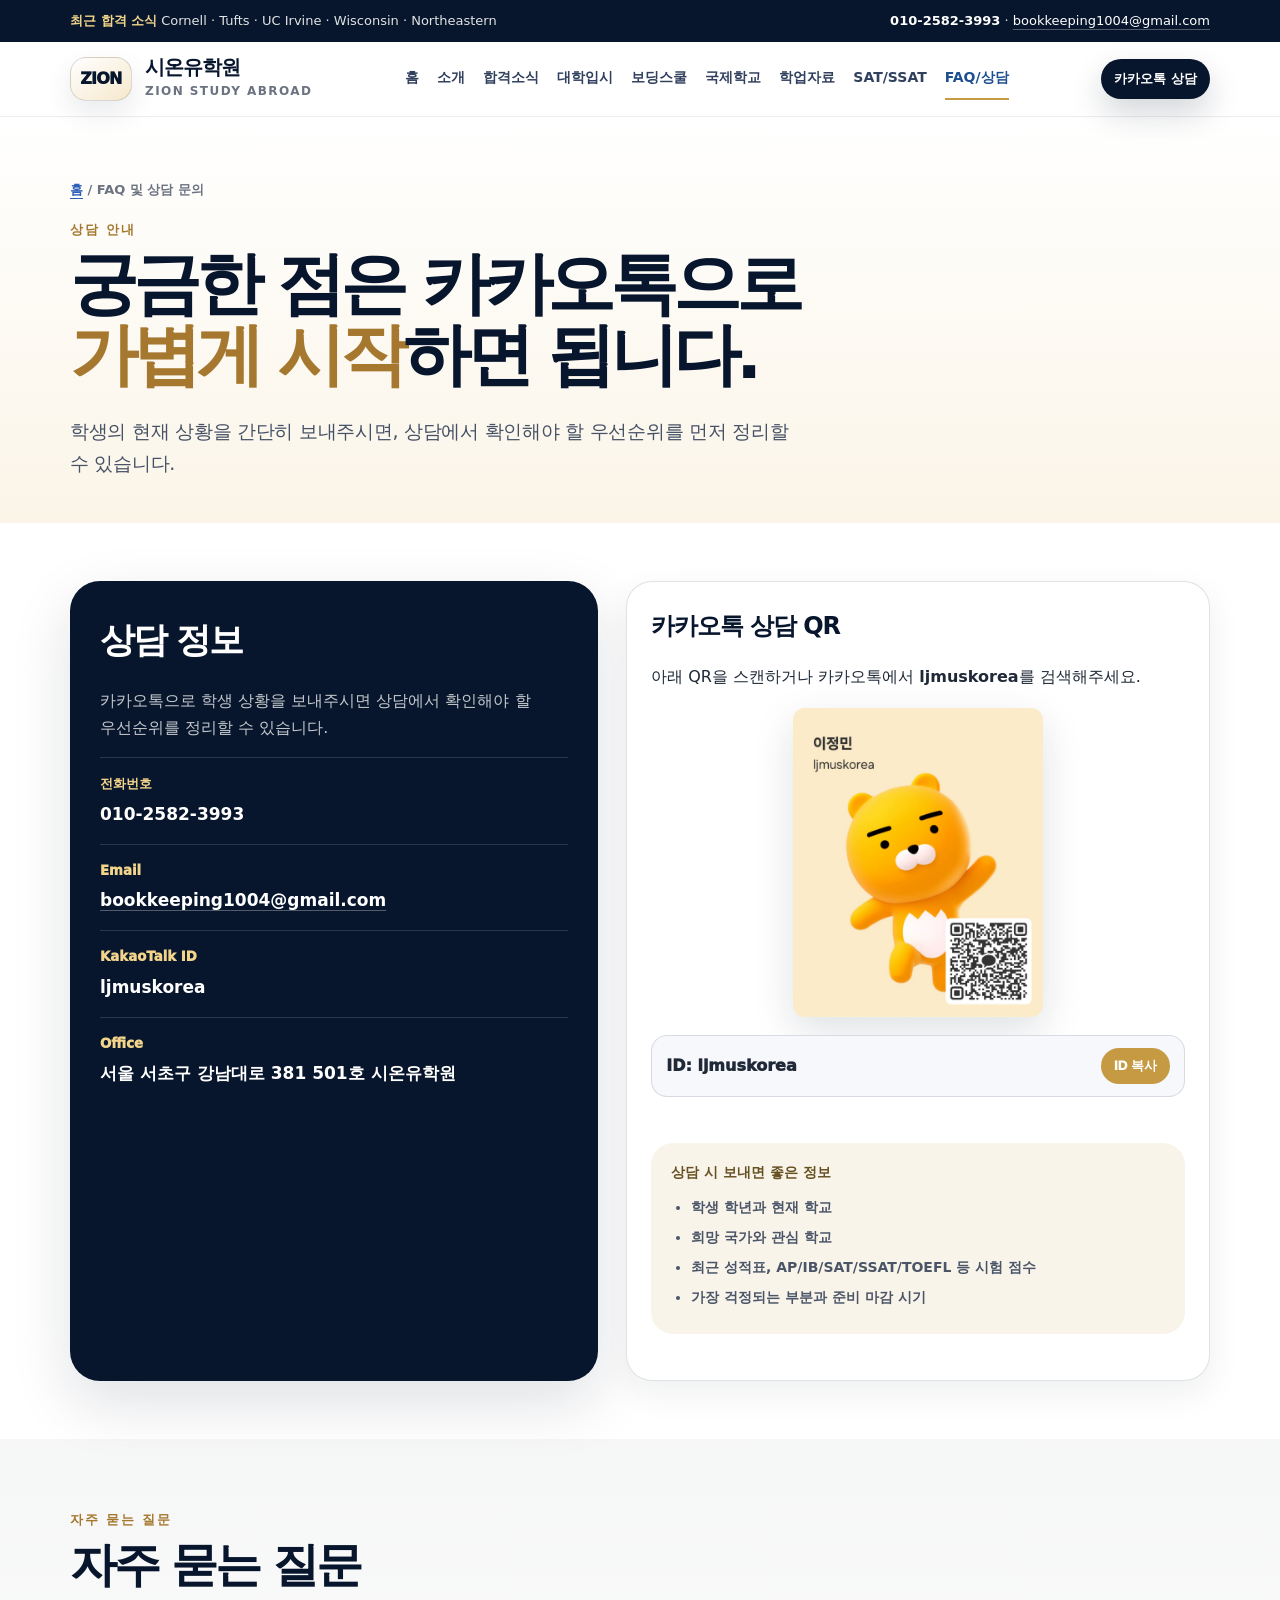
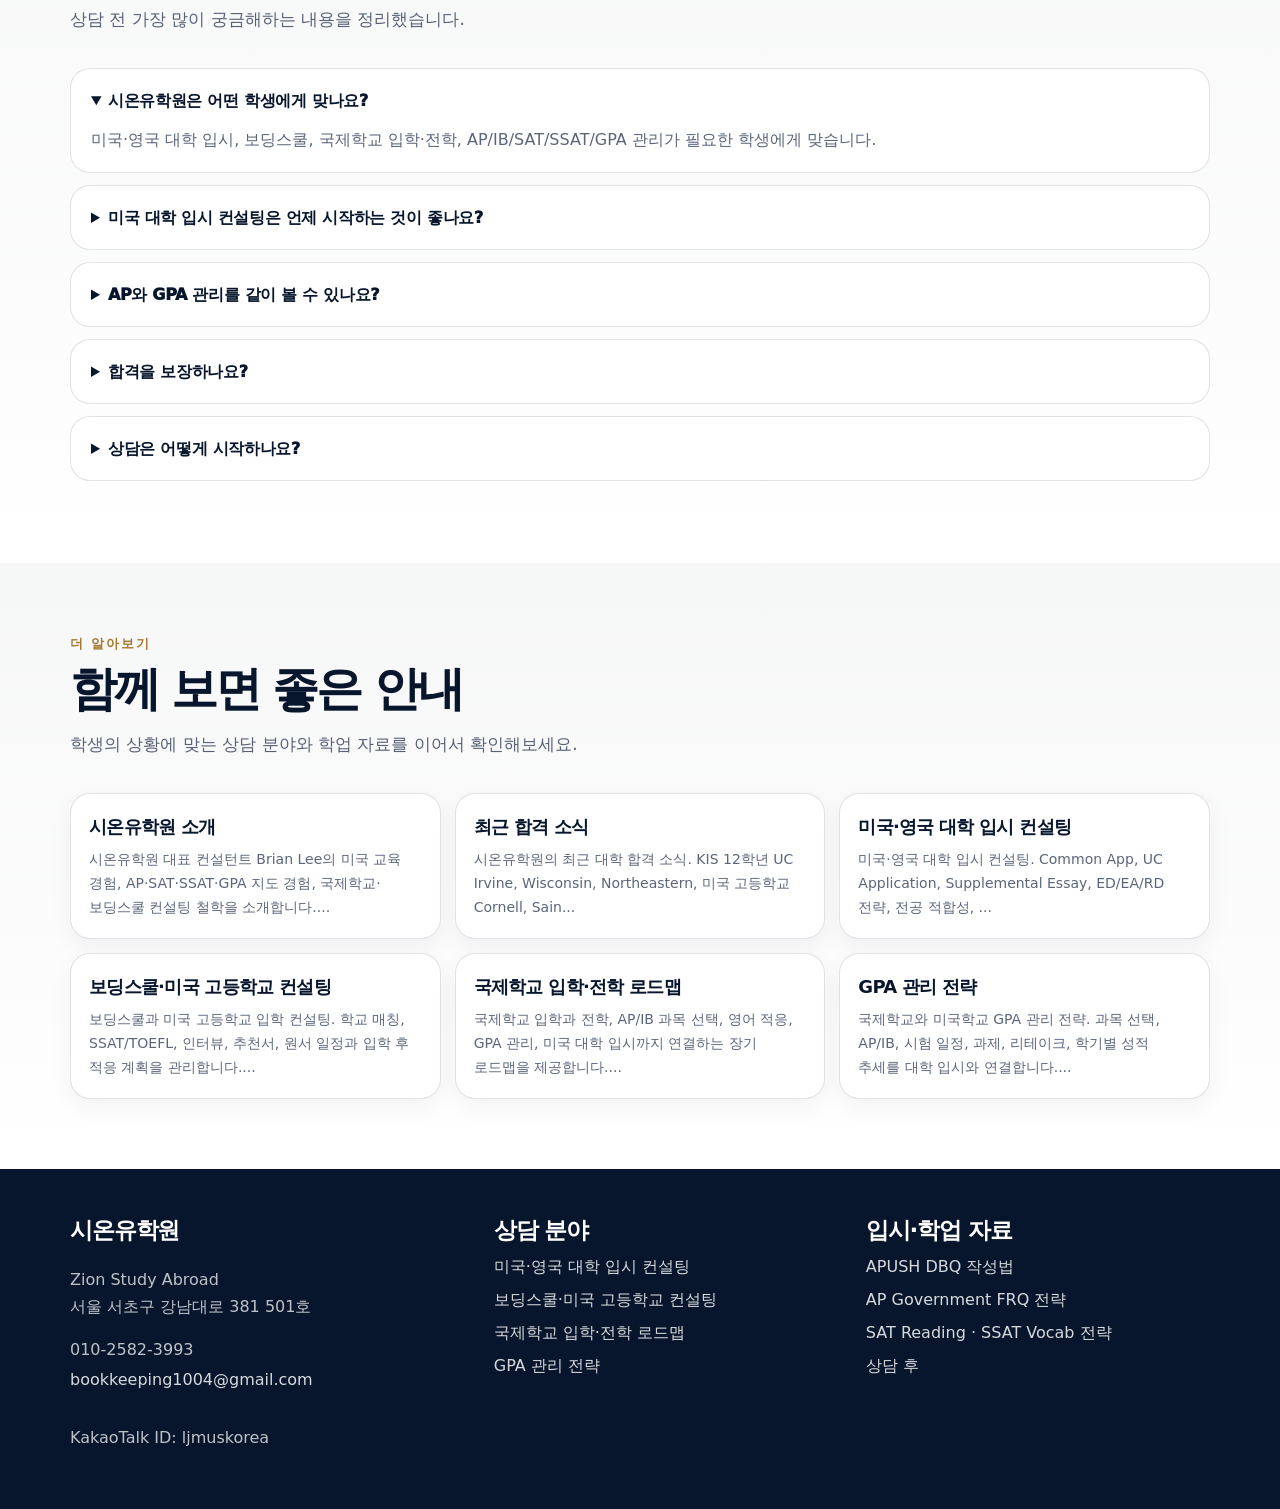
<file: faq-contact.html>
<!doctype html>
<html lang="ko">
<head>
  <meta charset="utf-8">
  <meta name="viewport" content="width=device-width, initial-scale=1">
  <title>FAQ 및 상담 문의 | 시온유학원 카카오톡 상담 ljmuskorea</title>
  <meta name="description" content="시온유학원 상담 문의와 자주 묻는 질문. 카카오톡 ID ljmuskorea, 이메일 bookkeeping1004@gmail.com, 서초 강남대로 381 501호 주소 안내.">
  <meta name="robots" content="index, follow">
  <meta name="theme-color" content="#07162c">
  <link rel="canonical" href="https://bookkeeping1004-dev.github.io/my-website/faq-contact.html">
  <link rel="stylesheet" href="./assets/site.css">
  
  <meta property="og:type" content="website">
  <meta property="og:site_name" content="시온유학원 · Zion Study Abroad">
  <meta property="og:title" content="FAQ 및 상담 문의 | 시온유학원 카카오톡 상담 ljmuskorea">
  <meta property="og:description" content="시온유학원 상담 문의와 자주 묻는 질문. 카카오톡 ID ljmuskorea, 이메일 bookkeeping1004@gmail.com, 서초 강남대로 381 501호 주소 안내.">
  <meta property="og:url" content="https://bookkeeping1004-dev.github.io/my-website/faq-contact.html">
  <meta property="og:image" content="https://bookkeeping1004-dev.github.io/my-website/assets/og-image.png">
  <meta name="twitter:card" content="summary_large_image">
  
  <script type="application/ld+json">
  {
    "@context": "https://schema.org", 
    "@type": "EducationalOrganization", 
    "name": "시온유학원", 
    "alternateName": "Zion Study Abroad", 
    "url": "https://bookkeeping1004-dev.github.io/my-website/", 
    "email": "bookkeeping1004@gmail.com", 
    "telephone": "+82-10-2582-3993", 
    "address": {
      "@type": "PostalAddress", 
      "streetAddress": "강남대로 381 501호", 
      "addressLocality": "서초구", 
      "addressRegion": "서울특별시", 
      "addressCountry": "KR"
    }, 
    "areaServed": ["Korea", "United States", "United Kingdom"], 
    "sameAs": []
  }
  </script>
  <script type="application/ld+json">
  {
    "@context": "https://schema.org", 
    "@type": "WebSite", 
    "name": "시온유학원 · Zion Study Abroad", 
    "url": "https://bookkeeping1004-dev.github.io/my-website/", 
    "inLanguage": "ko-KR"
  }
  </script>
  <script type="application/ld+json">
  {
    "@context": "https://schema.org", 
    "@type": "BreadcrumbList", 
    "itemListElement": [
      {"@type": "ListItem", "position": 1, "name": "홈", "item": "https://bookkeeping1004-dev.github.io/my-website/"}, 
      {"@type": "ListItem", "position": 2, "name": "FAQ 및 상담 문의", "item": "https://bookkeeping1004-dev.github.io/my-website/faq-contact.html"}
    ]
  }
  </script>
  <script type="application/ld+json">
  {
    "@context": "https://schema.org", 
    "@type": "FAQPage", 
    "mainEntity": [
      {"@type": "Question", "name": "시온유학원은 어떤 학생에게 맞나요?", "acceptedAnswer": {"@type": "Answer", "text": "미국·영국 대학 입시, 보딩스쿨, 국제학교, AP/IB/SAT/SSAT/GPA 관리가 필요한 국제학교·미국학교 학생에게 맞습니다."}}, 
      {"@type": "Question", "name": "상담할 때 어떤 정보를 보내면 좋나요?", "acceptedAnswer": {"@type": "Answer", "text": "학생 학년, 현재 학교, 목표 국가, 최근 성적, 시험 점수, 관심 전공, 걱정되는 부분을 카카오톡으로 보내주시면 됩니다."}}, 
      {"@type": "Question", "name": "합격을 보장하나요?", "acceptedAnswer": {"@type": "Answer", "text": "아니요. 합격은 학생 조건, 지원 시기, 학교 정책, 지원자 풀에 따라 달라지며 특정 학교 합격을 보장하지 않습니다."}}, 
      {"@type": "Question", "name": "AP와 GPA 관리를 같이 볼 수 있나요?", "acceptedAnswer": {"@type": "Answer", "text": "가능합니다. 학교 성적과 AP/IB 시험 일정이 충돌하지 않도록 학기별 캘린더와 우선순위를 정리합니다."}}
    ]
  }
  </script>
</head>
<body>
  <a class="skip" href="#main">본문으로 건너뛰기</a>
  <div class="top">
    <div class="wrap">
      <div><b>최근 합격 소식</b> Cornell · Tufts · UC Irvine · Wisconsin · Northeastern</div>
      <div><span class="phone">010-2582-3993</span> · <a href="mailto:bookkeeping1004@gmail.com">bookkeeping1004@gmail.com</a></div>
    </div>
  </div>
  
  <header>
    <div class="wrap nav">
      <a class="brand" href="index.html" aria-label="시온유학원 홈">
        <span class="brand-mark">ZION</span>
        <span class="brand-text"><strong>시온유학원</strong><span>Zion Study Abroad</span></span>
      </a>
      <nav class="menu" aria-label="주요 메뉴">
        <a href="index.html">홈</a>
        <a href="about.html">소개</a>
        <a href="results.html">합격소식</a>
        <a href="college-admissions.html">대학입시</a>
        <a href="boarding-school.html">보딩스쿨</a>
        <a href="international-school.html">국제학교</a>
        <a href="apush-dbq-guide.html">학업자료</a>
        <a href="sat-ssat-guide.html">SAT/SSAT</a>
        <a href="faq-contact.html" aria-current="page">FAQ/상담</a>
      </nav>
      <a class="cta small" href="faq-contact.html">카카오톡 상담</a>
    </div>
  </header>
  
  <main id="main">
    <section class="page-hero">
      <div class="wrap">
        <div class="breadcrumb"><a href="index.html">홈</a> / <span>FAQ 및 상담 문의</span></div>
        <p class="kicker">상담 안내</p>
        <h1>궁금한 점은 카카오톡으로<br><span>가볍게 시작</span>하면 됩니다.</h1>
        <p class="lead">학생의 현재 상황을 간단히 보내주시면, 상담에서 확인해야 할 우선순위를 먼저 정리할 수 있습니다.</p>
      </div>
    </section>
    
    <section class="content">
      <div class="wrap contact-box">
        <div class="contact-panel">
          <h2>상담 정보</h2>
          <p>카카오톡으로 학생 상황을 보내주시면 상담에서 확인해야 할 우선순위를 정리할 수 있습니다.</p>
          <div class="line"><small>전화번호</small><strong>010-2582-3993</strong></div>
          <div class="line"><small>Email</small><strong><a href="mailto:bookkeeping1004@gmail.com">bookkeeping1004@gmail.com</a></strong></div>
          <div class="line"><small>KakaoTalk ID</small><strong>ljmuskorea</strong></div>
          <div class="line"><small>Office</small><strong>서울 서초구 강남대로 381 501호 시온유학원</strong></div>
        </div>
        <div class="qr-card">
          <h3>카카오톡 상담 QR</h3>
          <p>아래 QR을 스캔하거나 카카오톡에서 <strong>ljmuskorea</strong>를 검색해주세요.</p>
          
          <!-- 절대 경로 및 명확한 상대 경로 적용 (안전장치 추가) -->
          <img src="./assets/kakao-ljmuskorea-qr.png" onerror="this.src='https://bookkeeping1004-dev.github.io/my-website/assets/kakao-ljmuskorea-qr.png'" alt="시온유학원 카카오톡 상담 QR 코드, KakaoTalk ID ljmuskorea" style="width: 100%; max-width: 250px; border-radius: 12px;">
          
          <div class="kakao-id">
            <span>ID: ljmuskorea</span>
            <button class="copy-btn" type="button" id="copyKakao">ID 복사</button>
          </div>
          <div class="copy-msg" id="copyMsg" aria-live="polite"></div>
          <div class="note">
            <strong>상담 시 보내면 좋은 정보</strong>
            <ul>
              <li>학생 학년과 현재 학교</li>
              <li>희망 국가와 관심 학교</li>
              <li>최근 성적표, AP/IB/SAT/SSAT/TOEFL 등 시험 점수</li>
              <li>가장 걱정되는 부분과 준비 마감 시기</li>
            </ul>
          </div>
        </div>
      </div>
    </section>
  </main>
  
  <section class="soft">
    <div class="wrap">
      <div class="head">
        <p class="kicker">자주 묻는 질문</p>
        <h2 class="title">자주 묻는 질문</h2>
        <p class="desc">상담 전 가장 많이 궁금해하는 내용을 정리했습니다.</p>
      </div>
      <div class="faq">
        <details open>
          <summary>시온유학원은 어떤 학생에게 맞나요?</summary>
          <p>미국·영국 대학 입시, 보딩스쿨, 국제학교 입학·전학, AP/IB/SAT/SSAT/GPA 관리가 필요한 학생에게 맞습니다.</p>
        </details>
        <details>
          <summary>미국 대학 입시 컨설팅은 언제 시작하는 것이 좋나요?</summary>
          <p>가능하면 G10-G11부터 과목 선택, 시험, 활동, 에세이 소재를 준비하는 것이 좋습니다. G12 학생도 현재 상황에 맞춰 학교 리스트와 원서 전략을 빠르게 정리할 수 있습니다.</p>
        </details>
        <details>
          <summary>AP와 GPA 관리를 같이 볼 수 있나요?</summary>
          <p>가능합니다. AP 시험 준비와 학교 GPA는 서로 영향을 주기 때문에 과목별 시험 일정과 과제 마감을 하나의 캘린더로 관리하는 것이 중요합니다.</p>
        </details>
        <details>
          <summary>합격을 보장하나요?</summary>
          <p>아니요. 합격은 학생 조건, 지원 시기, 학교 정책, 지원자 풀에 따라 달라지며 특정 학교 합격을 보장하지 않습니다. 대신 학생에게 가장 현실적이고 강한 전략을 만드는 데 집중합니다.</p>
        </details>
        <details>
          <summary>상담은 어떻게 시작하나요?</summary>
          <p>카카오톡 ID ljmuskorea 또는 이메일 bookkeeping1004@gmail.com으로 학생 정보와 궁금한 내용을 보내주시면 됩니다.</p>
        </details>
      </div>
    </div>
  </section>
  
  <section class="soft">
    <div class="wrap">
      <div class="head">
        <p class="kicker">더 알아보기</p>
        <h2 class="title">함께 보면 좋은 안내</h2>
        <p class="desc">학생의 상황에 맞는 상담 분야와 학업 자료를 이어서 확인해보세요.</p>
      </div>
      <div class="link-grid">
        <a class="link-card" href="about.html"><strong>시온유학원 소개</strong><span>시온유학원 대표 컨설턴트 Brian Lee의 미국 교육 경험, AP·SAT·SSAT·GPA 지도 경험, 국제학교·보딩스쿨 컨설팅 철학을 소개합니다....</span></a>
        <a class="link-card" href="results.html"><strong>최근 합격 소식</strong><span>시온유학원의 최근 대학 합격 소식. KIS 12학년 UC Irvine, Wisconsin, Northeastern, 미국 고등학교 Cornell, Sain...</span></a>
        <a class="link-card" href="college-admissions.html"><strong>미국·영국 대학 입시 컨설팅</strong><span>미국·영국 대학 입시 컨설팅. Common App, UC Application, Supplemental Essay, ED/EA/RD 전략, 전공 적합성, ...</span></a>
        <a class="link-card" href="boarding-school.html"><strong>보딩스쿨·미국 고등학교 컨설팅</strong><span>보딩스쿨과 미국 고등학교 입학 컨설팅. 학교 매칭, SSAT/TOEFL, 인터뷰, 추천서, 원서 일정과 입학 후 적응 계획을 관리합니다....</span></a>
        <a class="link-card" href="international-school.html"><strong>국제학교 입학·전학 로드맵</strong><span>국제학교 입학과 전학, AP/IB 과목 선택, 영어 적응, GPA 관리, 미국 대학 입시까지 연결하는 장기 로드맵을 제공합니다....</span></a>
        <a class="link-card" href="gpa-management.html"><strong>GPA 관리 전략</strong><span>국제학교와 미국학교 GPA 관리 전략. 과목 선택, AP/IB, 시험 일정, 과제, 리테이크, 학기별 성적 추세를 대학 입시와 연결합니다....</span></a>
      </div>
    </div>
  </section>
  
  <script>
    const btn = document.getElementById('copyKakao');
    const msg = document.getElementById('copyMsg');
    if (btn) {
      btn.addEventListener('click', async () => {
        try {
          await navigator.clipboard.writeText('ljmuskorea');
          msg.textContent = '카카오톡 ID가 복사되었습니다.';
        } catch(e) {
          msg.textContent = 'ID: ljmuskorea';
        }
      });
    }
  </script>

  <footer>
    <div class="wrap footer-grid">
      <div>
        <strong>시온유학원</strong>
        <p>Zion Study Abroad<br>서울 서초구 강남대로 381 501호</p>
        <p>010-2582-3993<br><a href="mailto:bookkeeping1004@gmail.com">bookkeeping1004@gmail.com</a><br>KakaoTalk ID: ljmuskorea</p>
      </div>
      <div>
        <strong>상담 분야</strong>
        <a href="college-admissions.html">미국·영국 대학 입시 컨설팅</a>
        <a href="boarding-school.html">보딩스쿨·미국 고등학교 컨설팅</a>
        <a href="international-school.html">국제학교 입학·전학 로드맵</a>
        <a href="gpa-management.html">GPA 관리 전략</a>
      </div>
      <div>
        <strong>입시·학업 자료</strong>
        <a href="apush-dbq-guide.html">APUSH DBQ 작성법</a>
        <a href="ap-gov-frq-guide.html">AP Government FRQ 전략</a>
        <a href="sat-ssat-guide.html">SAT Reading · SSAT Vocab 전략</a>
        <a href="testimonials.html">상담 후
</file>
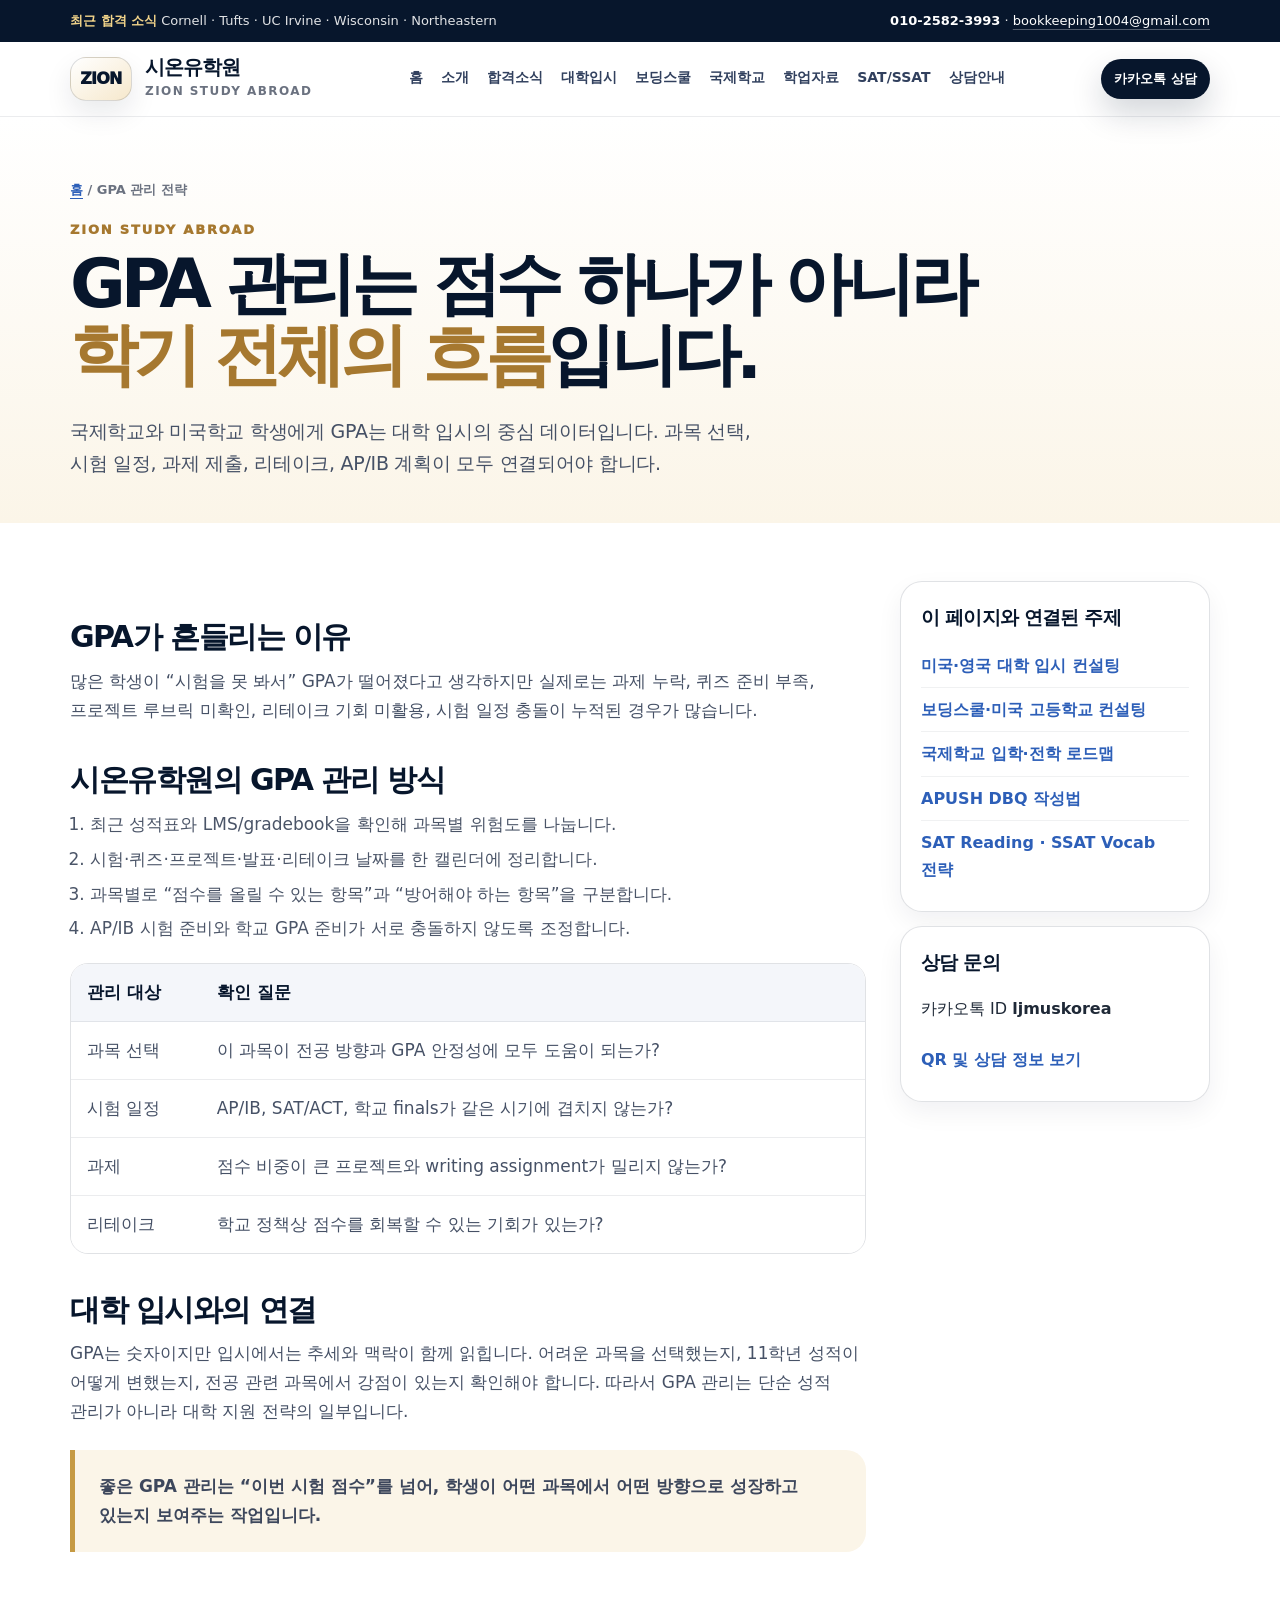
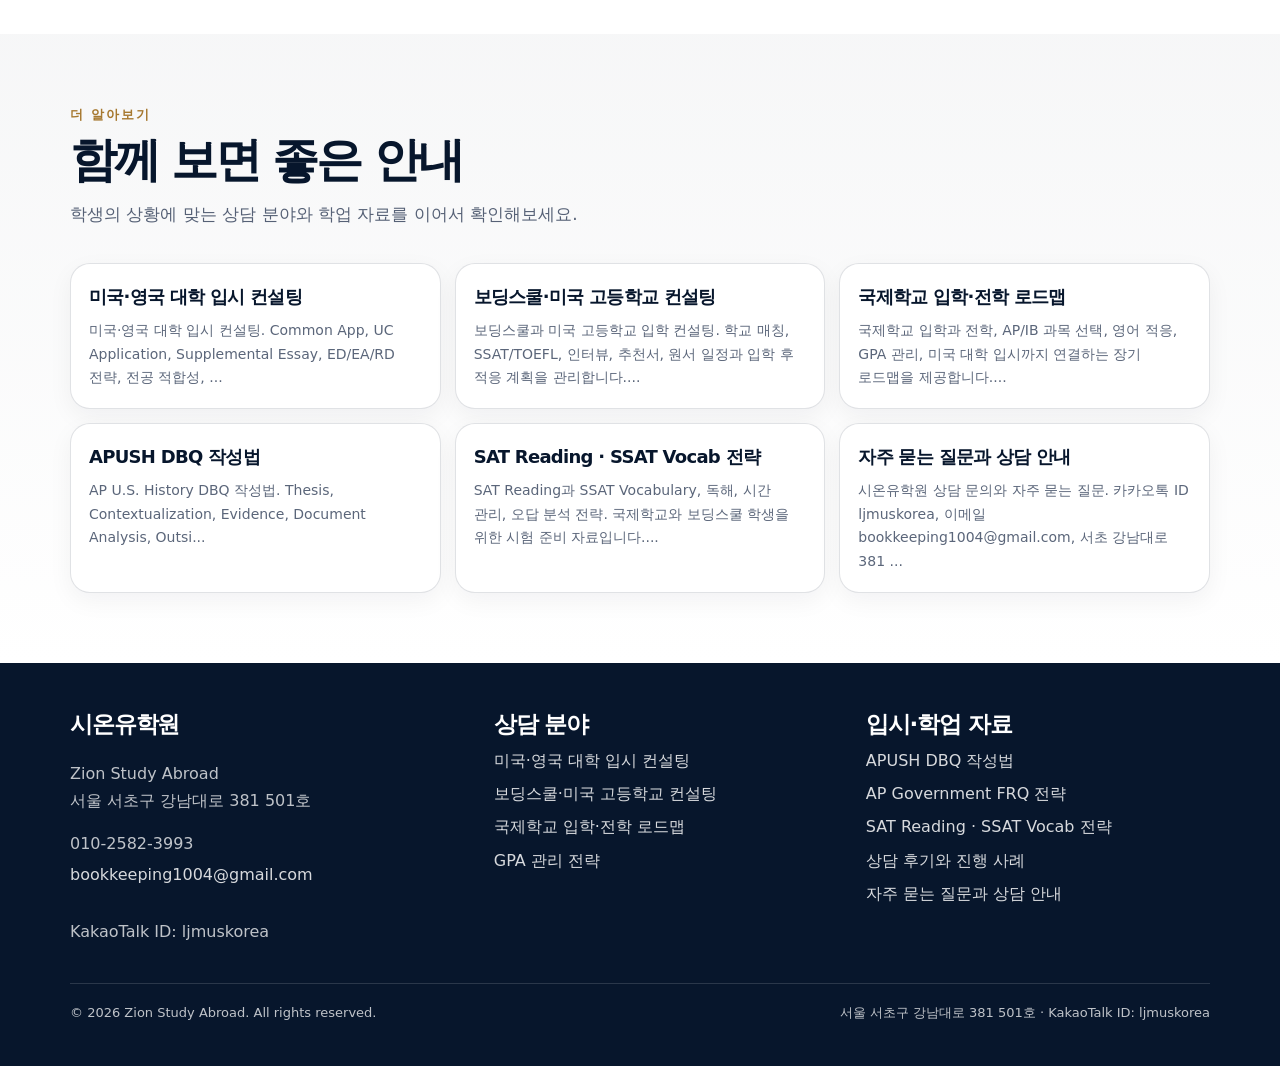
<file: gpa-management.html>
<!doctype html>
<html lang="ko">
<head>
  <meta charset="utf-8">
  <meta name="viewport" content="width=device-width, initial-scale=1">
  <title>GPA 관리 전략 | 국제학교·미국학교 성적 관리와 AP/IB 로드맵</title>
  <meta name="description" content="국제학교와 미국학교 GPA 관리 전략. 과목 선택, AP/IB, 시험 일정, 과제, 리테이크, 학기별 성적 추세를 대학 입시와 연결합니다.">
  <meta name="robots" content="index, follow">
  <meta name="theme-color" content="#07162c">
  <link rel="canonical" href="https://bookkeeping1004-dev.github.io/my-website/gpa-management.html">
  <link rel="stylesheet" href="assets/site.css">
  <meta property="og:type" content="website">
  <meta property="og:site_name" content="시온유학원 · Zion Study Abroad">
  <meta property="og:title" content="GPA 관리 전략 | 국제학교·미국학교 성적 관리와 AP/IB 로드맵">
  <meta property="og:description" content="국제학교와 미국학교 GPA 관리 전략. 과목 선택, AP/IB, 시험 일정, 과제, 리테이크, 학기별 성적 추세를 대학 입시와 연결합니다.">
  <meta property="og:url" content="https://bookkeeping1004-dev.github.io/my-website/gpa-management.html">
  <meta property="og:image" content="https://bookkeeping1004-dev.github.io/my-website/assets/og-image.png">
  <meta name="twitter:card" content="summary_large_image">
  <script type="application/ld+json">{"@context": "https://schema.org", "@type": "EducationalOrganization", "name": "시온유학원", "alternateName": "Zion Study Abroad", "url": "https://bookkeeping1004-dev.github.io/my-website/", "email": "bookkeeping1004@gmail.com", "telephone": "+82-10-2582-3993", "address": {"@type": "PostalAddress", "streetAddress": "강남대로 381 501호", "addressLocality": "서초구", "addressRegion": "서울특별시", "addressCountry": "KR"}, "areaServed": ["Korea", "United States", "United Kingdom"], "sameAs": []}</script>
<script type="application/ld+json">{"@context": "https://schema.org", "@type": "WebSite", "name": "시온유학원 · Zion Study Abroad", "url": "https://bookkeeping1004-dev.github.io/my-website/", "inLanguage": "ko-KR"}</script>
<script type="application/ld+json">{"@context": "https://schema.org", "@type": "BreadcrumbList", "itemListElement": [{"@type": "ListItem", "position": 1, "name": "홈", "item": "https://bookkeeping1004-dev.github.io/my-website/"}, {"@type": "ListItem", "position": 2, "name": "GPA 관리 전략", "item": "https://bookkeeping1004-dev.github.io/my-website/gpa-management.html"}]}</script>
<script type="application/ld+json">{"@context": "https://schema.org", "@type": "Article", "headline": "GPA 관리 전략", "description": "국제학교와 미국학교 GPA 관리 전략. 과목 선택, AP/IB, 시험 일정, 과제, 리테이크, 학기별 성적 추세를 대학 입시와 연결합니다.", "author": {"@type": "Organization", "name": "시온유학원"}, "publisher": {"@type": "Organization", "name": "시온유학원"}, "dateModified": "2026-05-19", "mainEntityOfPage": "https://bookkeeping1004-dev.github.io/my-website/gpa-management.html", "inLanguage": "ko-KR"}</script>
</head>
<body>
  <a class="skip" href="#main">본문으로 건너뛰기</a>
<div class="top"><div class="wrap"><div><b>최근 합격 소식</b> Cornell · Tufts · UC Irvine · Wisconsin · Northeastern</div><div><span class="phone">010-2582-3993</span> · <a href="mailto:bookkeeping1004@gmail.com">bookkeeping1004@gmail.com</a></div></div></div>
<header><div class="wrap nav"><a class="brand" href="index.html" aria-label="시온유학원 홈"><span class="brand-mark">ZION</span><span class="brand-text"><strong>시온유학원</strong><span>Zion Study Abroad</span></span></a><nav class="menu" aria-label="주요 메뉴"><a href="index.html" >홈</a><a href="about.html" >소개</a><a href="results.html" >합격소식</a><a href="college-admissions.html" >대학입시</a><a href="boarding-school.html" >보딩스쿨</a><a href="international-school.html" >국제학교</a><a href="apush-dbq-guide.html" >학업자료</a><a href="sat-ssat-guide.html" >SAT/SSAT</a><a href="faq-contact.html" >상담안내</a></nav><a class="cta small" href="faq-contact.html">카카오톡 상담</a></div></header>
  
<main id="main"><section class="page-hero"><div class="wrap"><div class="breadcrumb"><a href="index.html">홈</a> / <span>GPA 관리 전략</span></div><p class="kicker">Zion Study Abroad</p><h1>GPA 관리는 점수 하나가 아니라<br><span>학기 전체의 흐름</span>입니다.</h1><p class="lead">국제학교와 미국학교 학생에게 GPA는 대학 입시의 중심 데이터입니다. 과목 선택, 시험 일정, 과제 제출, 리테이크, AP/IB 계획이 모두 연결되어야 합니다.</p></div></section>
<section class="content"><div class="wrap content-grid"><article>
<div class="article">
  <h2>GPA가 흔들리는 이유</h2>
  <p>많은 학생이 “시험을 못 봐서” GPA가 떨어졌다고 생각하지만 실제로는 과제 누락, 퀴즈 준비 부족, 프로젝트 루브릭 미확인, 리테이크 기회 미활용, 시험 일정 충돌이 누적된 경우가 많습니다.</p>
  <h2>시온유학원의 GPA 관리 방식</h2>
  <ol>
    <li>최근 성적표와 LMS/gradebook을 확인해 과목별 위험도를 나눕니다.</li>
    <li>시험·퀴즈·프로젝트·발표·리테이크 날짜를 한 캘린더에 정리합니다.</li>
    <li>과목별로 “점수를 올릴 수 있는 항목”과 “방어해야 하는 항목”을 구분합니다.</li>
    <li>AP/IB 시험 준비와 학교 GPA 준비가 서로 충돌하지 않도록 조정합니다.</li>
  </ol>
  <div class="table-wrap"><table><thead><tr><th>관리 대상</th><th>확인 질문</th></tr></thead><tbody>
    <tr><td>과목 선택</td><td>이 과목이 전공 방향과 GPA 안정성에 모두 도움이 되는가?</td></tr>
    <tr><td>시험 일정</td><td>AP/IB, SAT/ACT, 학교 finals가 같은 시기에 겹치지 않는가?</td></tr>
    <tr><td>과제</td><td>점수 비중이 큰 프로젝트와 writing assignment가 밀리지 않는가?</td></tr>
    <tr><td>리테이크</td><td>학교 정책상 점수를 회복할 수 있는 기회가 있는가?</td></tr>
  </tbody></table></div>
  <h2>대학 입시와의 연결</h2>
  <p>GPA는 숫자이지만 입시에서는 추세와 맥락이 함께 읽힙니다. 어려운 과목을 선택했는지, 11학년 성적이 어떻게 변했는지, 전공 관련 과목에서 강점이 있는지 확인해야 합니다. 따라서 GPA 관리는 단순 성적 관리가 아니라 대학 지원 전략의 일부입니다.</p>
  <blockquote>좋은 GPA 관리는 “이번 시험 점수”를 넘어, 학생이 어떤 과목에서 어떤 방향으로 성장하고 있는지 보여주는 작업입니다.</blockquote>
</div>
</article><aside class="sidebar"><div class="side-card"><h3>이 페이지와 연결된 주제</h3><a href="college-admissions.html">미국·영국 대학 입시 컨설팅</a><a href="boarding-school.html">보딩스쿨·미국 고등학교 컨설팅</a><a href="international-school.html">국제학교 입학·전학 로드맵</a><a href="apush-dbq-guide.html">APUSH DBQ 작성법</a><a href="sat-ssat-guide.html">SAT Reading · SSAT Vocab 전략</a></div><div class="side-card"><h3>상담 문의</h3><p>카카오톡 ID <strong>ljmuskorea</strong></p><a href="faq-contact.html">QR 및 상담 정보 보기</a></div></aside></div></section><section class="soft"><div class="wrap"><div class="head"><p class="kicker">더 알아보기</p><h2 class="title">함께 보면 좋은 안내</h2><p class="desc">학생의 상황에 맞는 상담 분야와 학업 자료를 이어서 확인해보세요.</p></div><div class="link-grid"><a class="link-card" href="college-admissions.html"><strong>미국·영국 대학 입시 컨설팅</strong><span>미국·영국 대학 입시 컨설팅. Common App, UC Application, Supplemental Essay, ED/EA/RD 전략, 전공 적합성, ...</span></a><a class="link-card" href="boarding-school.html"><strong>보딩스쿨·미국 고등학교 컨설팅</strong><span>보딩스쿨과 미국 고등학교 입학 컨설팅. 학교 매칭, SSAT/TOEFL, 인터뷰, 추천서, 원서 일정과 입학 후 적응 계획을 관리합니다....</span></a><a class="link-card" href="international-school.html"><strong>국제학교 입학·전학 로드맵</strong><span>국제학교 입학과 전학, AP/IB 과목 선택, 영어 적응, GPA 관리, 미국 대학 입시까지 연결하는 장기 로드맵을 제공합니다....</span></a><a class="link-card" href="apush-dbq-guide.html"><strong>APUSH DBQ 작성법</strong><span>AP U.S. History DBQ 작성법. Thesis, Contextualization, Evidence, Document Analysis, Outsi...</span></a><a class="link-card" href="sat-ssat-guide.html"><strong>SAT Reading · SSAT Vocab 전략</strong><span>SAT Reading과 SSAT Vocabulary, 독해, 시간 관리, 오답 분석 전략. 국제학교와 보딩스쿨 학생을 위한 시험 준비 자료입니다....</span></a><a class="link-card" href="faq-contact.html"><strong>자주 묻는 질문과 상담 안내</strong><span>시온유학원 상담 문의와 자주 묻는 질문. 카카오톡 ID ljmuskorea, 이메일 bookkeeping1004@gmail.com, 서초 강남대로 381 ...</span></a></div></div></section></main>
  <footer><div class="wrap footer-grid"><div><strong>시온유학원</strong><p>Zion Study Abroad<br>서울 서초구 강남대로 381 501호</p><p>010-2582-3993<br><a href="mailto:bookkeeping1004@gmail.com">bookkeeping1004@gmail.com</a><br>KakaoTalk ID: ljmuskorea</p></div><div><strong>상담 분야</strong><a href="college-admissions.html">미국·영국 대학 입시 컨설팅</a><a href="boarding-school.html">보딩스쿨·미국 고등학교 컨설팅</a><a href="international-school.html">국제학교 입학·전학 로드맵</a><a href="gpa-management.html">GPA 관리 전략</a></div><div><strong>입시·학업 자료</strong><a href="apush-dbq-guide.html">APUSH DBQ 작성법</a><a href="ap-gov-frq-guide.html">AP Government FRQ 전략</a><a href="sat-ssat-guide.html">SAT Reading · SSAT Vocab 전략</a><a href="testimonials.html">상담 후기와 진행 사례</a><a href="faq-contact.html">자주 묻는 질문과 상담 안내</a></div></div><div class="wrap foot-mini"><span>© <span id="year"></span> Zion Study Abroad. All rights reserved.</span><span>서울 서초구 강남대로 381 501호 · KakaoTalk ID: ljmuskorea</span></div></footer><script>document.getElementById('year').textContent = new Date().getFullYear();</script>
</body>
</html>
</file>
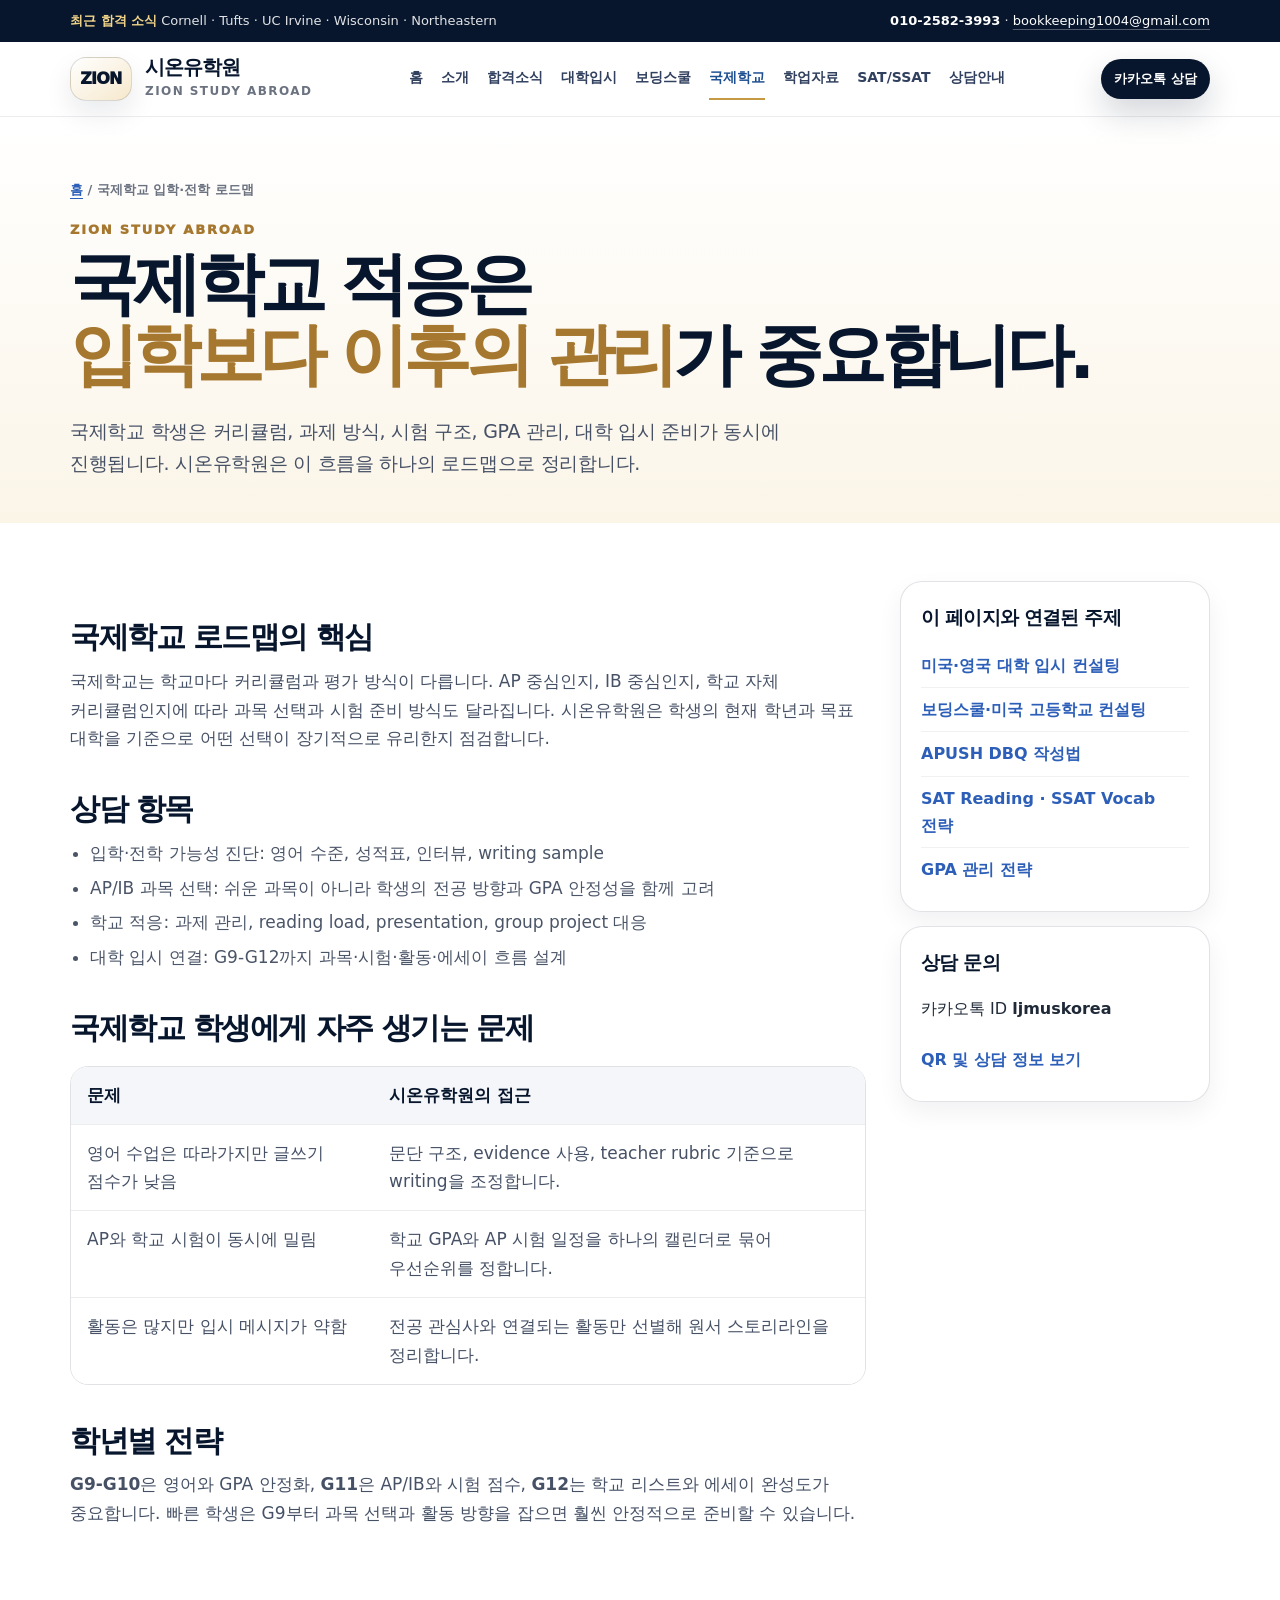
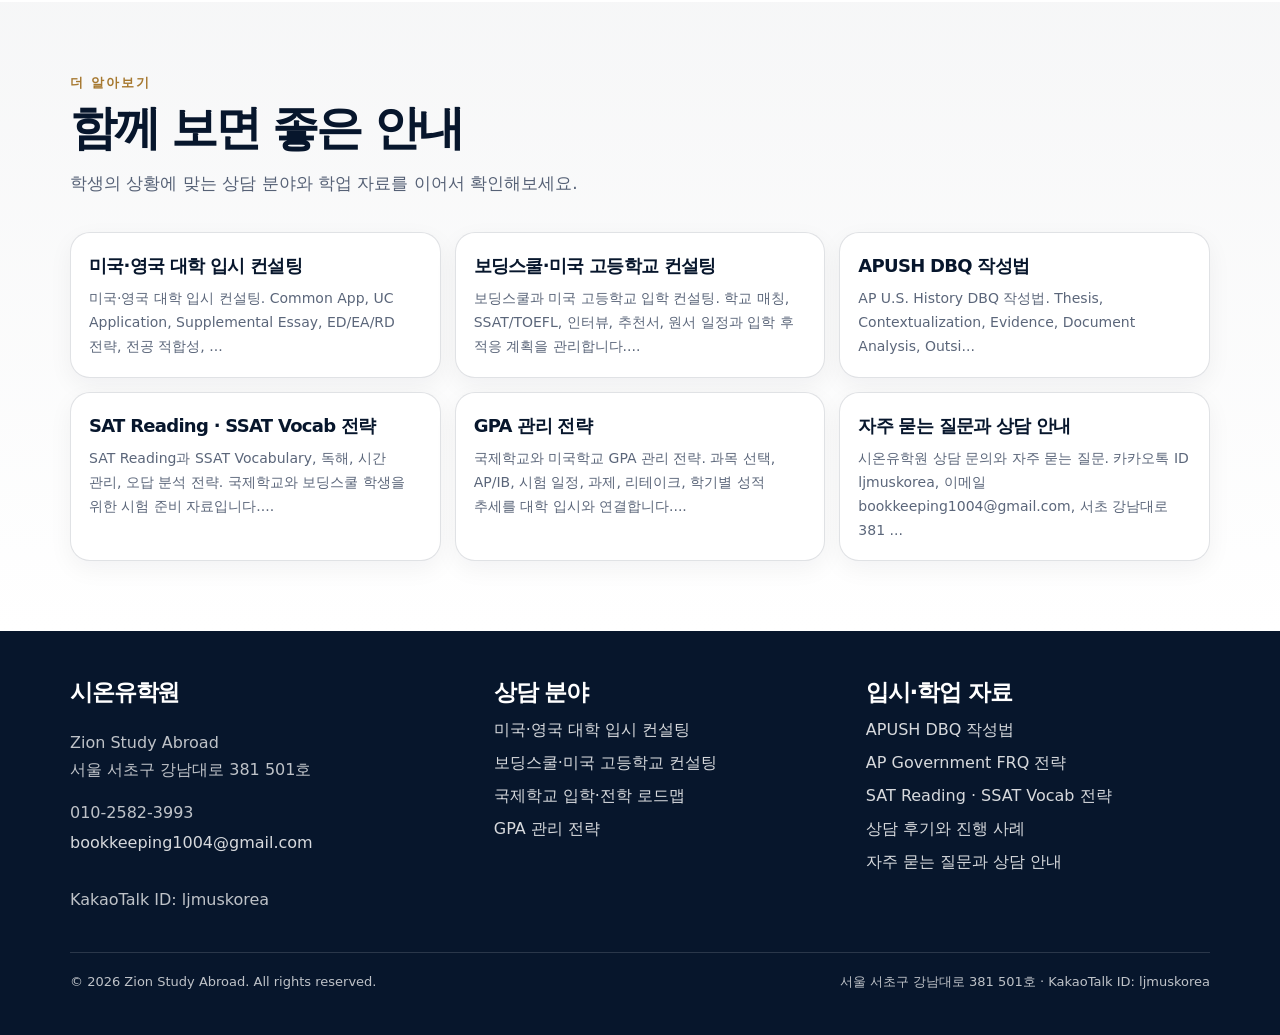
<file: international-school.html>
<!doctype html>
<html lang="ko">
<head>
  <meta charset="utf-8">
  <meta name="viewport" content="width=device-width, initial-scale=1">
  <title>국제학교 입학·전학 로드맵 | AP · IB · GPA 관리</title>
  <meta name="description" content="국제학교 입학과 전학, AP/IB 과목 선택, 영어 적응, GPA 관리, 미국 대학 입시까지 연결하는 장기 로드맵을 제공합니다.">
  <meta name="robots" content="index, follow">
  <meta name="theme-color" content="#07162c">
  <link rel="canonical" href="https://bookkeeping1004-dev.github.io/my-website/international-school.html">
  <link rel="stylesheet" href="assets/site.css">
  <meta property="og:type" content="website">
  <meta property="og:site_name" content="시온유학원 · Zion Study Abroad">
  <meta property="og:title" content="국제학교 입학·전학 로드맵 | AP · IB · GPA 관리">
  <meta property="og:description" content="국제학교 입학과 전학, AP/IB 과목 선택, 영어 적응, GPA 관리, 미국 대학 입시까지 연결하는 장기 로드맵을 제공합니다.">
  <meta property="og:url" content="https://bookkeeping1004-dev.github.io/my-website/international-school.html">
  <meta property="og:image" content="https://bookkeeping1004-dev.github.io/my-website/assets/og-image.png">
  <meta name="twitter:card" content="summary_large_image">
  <script type="application/ld+json">{"@context": "https://schema.org", "@type": "EducationalOrganization", "name": "시온유학원", "alternateName": "Zion Study Abroad", "url": "https://bookkeeping1004-dev.github.io/my-website/", "email": "bookkeeping1004@gmail.com", "telephone": "+82-10-2582-3993", "address": {"@type": "PostalAddress", "streetAddress": "강남대로 381 501호", "addressLocality": "서초구", "addressRegion": "서울특별시", "addressCountry": "KR"}, "areaServed": ["Korea", "United States", "United Kingdom"], "sameAs": []}</script>
<script type="application/ld+json">{"@context": "https://schema.org", "@type": "WebSite", "name": "시온유학원 · Zion Study Abroad", "url": "https://bookkeeping1004-dev.github.io/my-website/", "inLanguage": "ko-KR"}</script>
<script type="application/ld+json">{"@context": "https://schema.org", "@type": "BreadcrumbList", "itemListElement": [{"@type": "ListItem", "position": 1, "name": "홈", "item": "https://bookkeeping1004-dev.github.io/my-website/"}, {"@type": "ListItem", "position": 2, "name": "국제학교 입학·전학 로드맵", "item": "https://bookkeeping1004-dev.github.io/my-website/international-school.html"}]}</script>
</head>
<body>
  <a class="skip" href="#main">본문으로 건너뛰기</a>
<div class="top"><div class="wrap"><div><b>최근 합격 소식</b> Cornell · Tufts · UC Irvine · Wisconsin · Northeastern</div><div><span class="phone">010-2582-3993</span> · <a href="mailto:bookkeeping1004@gmail.com">bookkeeping1004@gmail.com</a></div></div></div>
<header><div class="wrap nav"><a class="brand" href="index.html" aria-label="시온유학원 홈"><span class="brand-mark">ZION</span><span class="brand-text"><strong>시온유학원</strong><span>Zion Study Abroad</span></span></a><nav class="menu" aria-label="주요 메뉴"><a href="index.html" >홈</a><a href="about.html" >소개</a><a href="results.html" >합격소식</a><a href="college-admissions.html" >대학입시</a><a href="boarding-school.html" >보딩스쿨</a><a href="international-school.html" aria-current="page">국제학교</a><a href="apush-dbq-guide.html" >학업자료</a><a href="sat-ssat-guide.html" >SAT/SSAT</a><a href="faq-contact.html" >상담안내</a></nav><a class="cta small" href="faq-contact.html">카카오톡 상담</a></div></header>
  
<main id="main"><section class="page-hero"><div class="wrap"><div class="breadcrumb"><a href="index.html">홈</a> / <span>국제학교 입학·전학 로드맵</span></div><p class="kicker">Zion Study Abroad</p><h1>국제학교 적응은<br><span>입학보다 이후의 관리</span>가 중요합니다.</h1><p class="lead">국제학교 학생은 커리큘럼, 과제 방식, 시험 구조, GPA 관리, 대학 입시 준비가 동시에 진행됩니다. 시온유학원은 이 흐름을 하나의 로드맵으로 정리합니다.</p></div></section>
<section class="content"><div class="wrap content-grid"><article>
<div class="article">
  <h2>국제학교 로드맵의 핵심</h2>
  <p>국제학교는 학교마다 커리큘럼과 평가 방식이 다릅니다. AP 중심인지, IB 중심인지, 학교 자체 커리큘럼인지에 따라 과목 선택과 시험 준비 방식도 달라집니다. 시온유학원은 학생의 현재 학년과 목표 대학을 기준으로 어떤 선택이 장기적으로 유리한지 점검합니다.</p>
  <h2>상담 항목</h2>
  <ul>
    <li>입학·전학 가능성 진단: 영어 수준, 성적표, 인터뷰, writing sample</li>
    <li>AP/IB 과목 선택: 쉬운 과목이 아니라 학생의 전공 방향과 GPA 안정성을 함께 고려</li>
    <li>학교 적응: 과제 관리, reading load, presentation, group project 대응</li>
    <li>대학 입시 연결: G9-G12까지 과목·시험·활동·에세이 흐름 설계</li>
  </ul>
  <h2>국제학교 학생에게 자주 생기는 문제</h2>
  <div class="table-wrap"><table><thead><tr><th>문제</th><th>시온유학원의 접근</th></tr></thead><tbody>
    <tr><td>영어 수업은 따라가지만 글쓰기 점수가 낮음</td><td>문단 구조, evidence 사용, teacher rubric 기준으로 writing을 조정합니다.</td></tr>
    <tr><td>AP와 학교 시험이 동시에 밀림</td><td>학교 GPA와 AP 시험 일정을 하나의 캘린더로 묶어 우선순위를 정합니다.</td></tr>
    <tr><td>활동은 많지만 입시 메시지가 약함</td><td>전공 관심사와 연결되는 활동만 선별해 원서 스토리라인을 정리합니다.</td></tr>
  </tbody></table></div>
  <h2>학년별 전략</h2>
  <p><strong>G9-G10</strong>은 영어와 GPA 안정화, <strong>G11</strong>은 AP/IB와 시험 점수, <strong>G12</strong>는 학교 리스트와 에세이 완성도가 중요합니다. 빠른 학생은 G9부터 과목 선택과 활동 방향을 잡으면 훨씬 안정적으로 준비할 수 있습니다.</p>
</div>
</article><aside class="sidebar"><div class="side-card"><h3>이 페이지와 연결된 주제</h3><a href="college-admissions.html">미국·영국 대학 입시 컨설팅</a><a href="boarding-school.html">보딩스쿨·미국 고등학교 컨설팅</a><a href="apush-dbq-guide.html">APUSH DBQ 작성법</a><a href="sat-ssat-guide.html">SAT Reading · SSAT Vocab 전략</a><a href="gpa-management.html">GPA 관리 전략</a></div><div class="side-card"><h3>상담 문의</h3><p>카카오톡 ID <strong>ljmuskorea</strong></p><a href="faq-contact.html">QR 및 상담 정보 보기</a></div></aside></div></section><section class="soft"><div class="wrap"><div class="head"><p class="kicker">더 알아보기</p><h2 class="title">함께 보면 좋은 안내</h2><p class="desc">학생의 상황에 맞는 상담 분야와 학업 자료를 이어서 확인해보세요.</p></div><div class="link-grid"><a class="link-card" href="college-admissions.html"><strong>미국·영국 대학 입시 컨설팅</strong><span>미국·영국 대학 입시 컨설팅. Common App, UC Application, Supplemental Essay, ED/EA/RD 전략, 전공 적합성, ...</span></a><a class="link-card" href="boarding-school.html"><strong>보딩스쿨·미국 고등학교 컨설팅</strong><span>보딩스쿨과 미국 고등학교 입학 컨설팅. 학교 매칭, SSAT/TOEFL, 인터뷰, 추천서, 원서 일정과 입학 후 적응 계획을 관리합니다....</span></a><a class="link-card" href="apush-dbq-guide.html"><strong>APUSH DBQ 작성법</strong><span>AP U.S. History DBQ 작성법. Thesis, Contextualization, Evidence, Document Analysis, Outsi...</span></a><a class="link-card" href="sat-ssat-guide.html"><strong>SAT Reading · SSAT Vocab 전략</strong><span>SAT Reading과 SSAT Vocabulary, 독해, 시간 관리, 오답 분석 전략. 국제학교와 보딩스쿨 학생을 위한 시험 준비 자료입니다....</span></a><a class="link-card" href="gpa-management.html"><strong>GPA 관리 전략</strong><span>국제학교와 미국학교 GPA 관리 전략. 과목 선택, AP/IB, 시험 일정, 과제, 리테이크, 학기별 성적 추세를 대학 입시와 연결합니다....</span></a><a class="link-card" href="faq-contact.html"><strong>자주 묻는 질문과 상담 안내</strong><span>시온유학원 상담 문의와 자주 묻는 질문. 카카오톡 ID ljmuskorea, 이메일 bookkeeping1004@gmail.com, 서초 강남대로 381 ...</span></a></div></div></section></main>
  <footer><div class="wrap footer-grid"><div><strong>시온유학원</strong><p>Zion Study Abroad<br>서울 서초구 강남대로 381 501호</p><p>010-2582-3993<br><a href="mailto:bookkeeping1004@gmail.com">bookkeeping1004@gmail.com</a><br>KakaoTalk ID: ljmuskorea</p></div><div><strong>상담 분야</strong><a href="college-admissions.html">미국·영국 대학 입시 컨설팅</a><a href="boarding-school.html">보딩스쿨·미국 고등학교 컨설팅</a><a href="international-school.html">국제학교 입학·전학 로드맵</a><a href="gpa-management.html">GPA 관리 전략</a></div><div><strong>입시·학업 자료</strong><a href="apush-dbq-guide.html">APUSH DBQ 작성법</a><a href="ap-gov-frq-guide.html">AP Government FRQ 전략</a><a href="sat-ssat-guide.html">SAT Reading · SSAT Vocab 전략</a><a href="testimonials.html">상담 후기와 진행 사례</a><a href="faq-contact.html">자주 묻는 질문과 상담 안내</a></div></div><div class="wrap foot-mini"><span>© <span id="year"></span> Zion Study Abroad. All rights reserved.</span><span>서울 서초구 강남대로 381 501호 · KakaoTalk ID: ljmuskorea</span></div></footer><script>document.getElementById('year').textContent = new Date().getFullYear();</script>
</body>
</html>
</file>
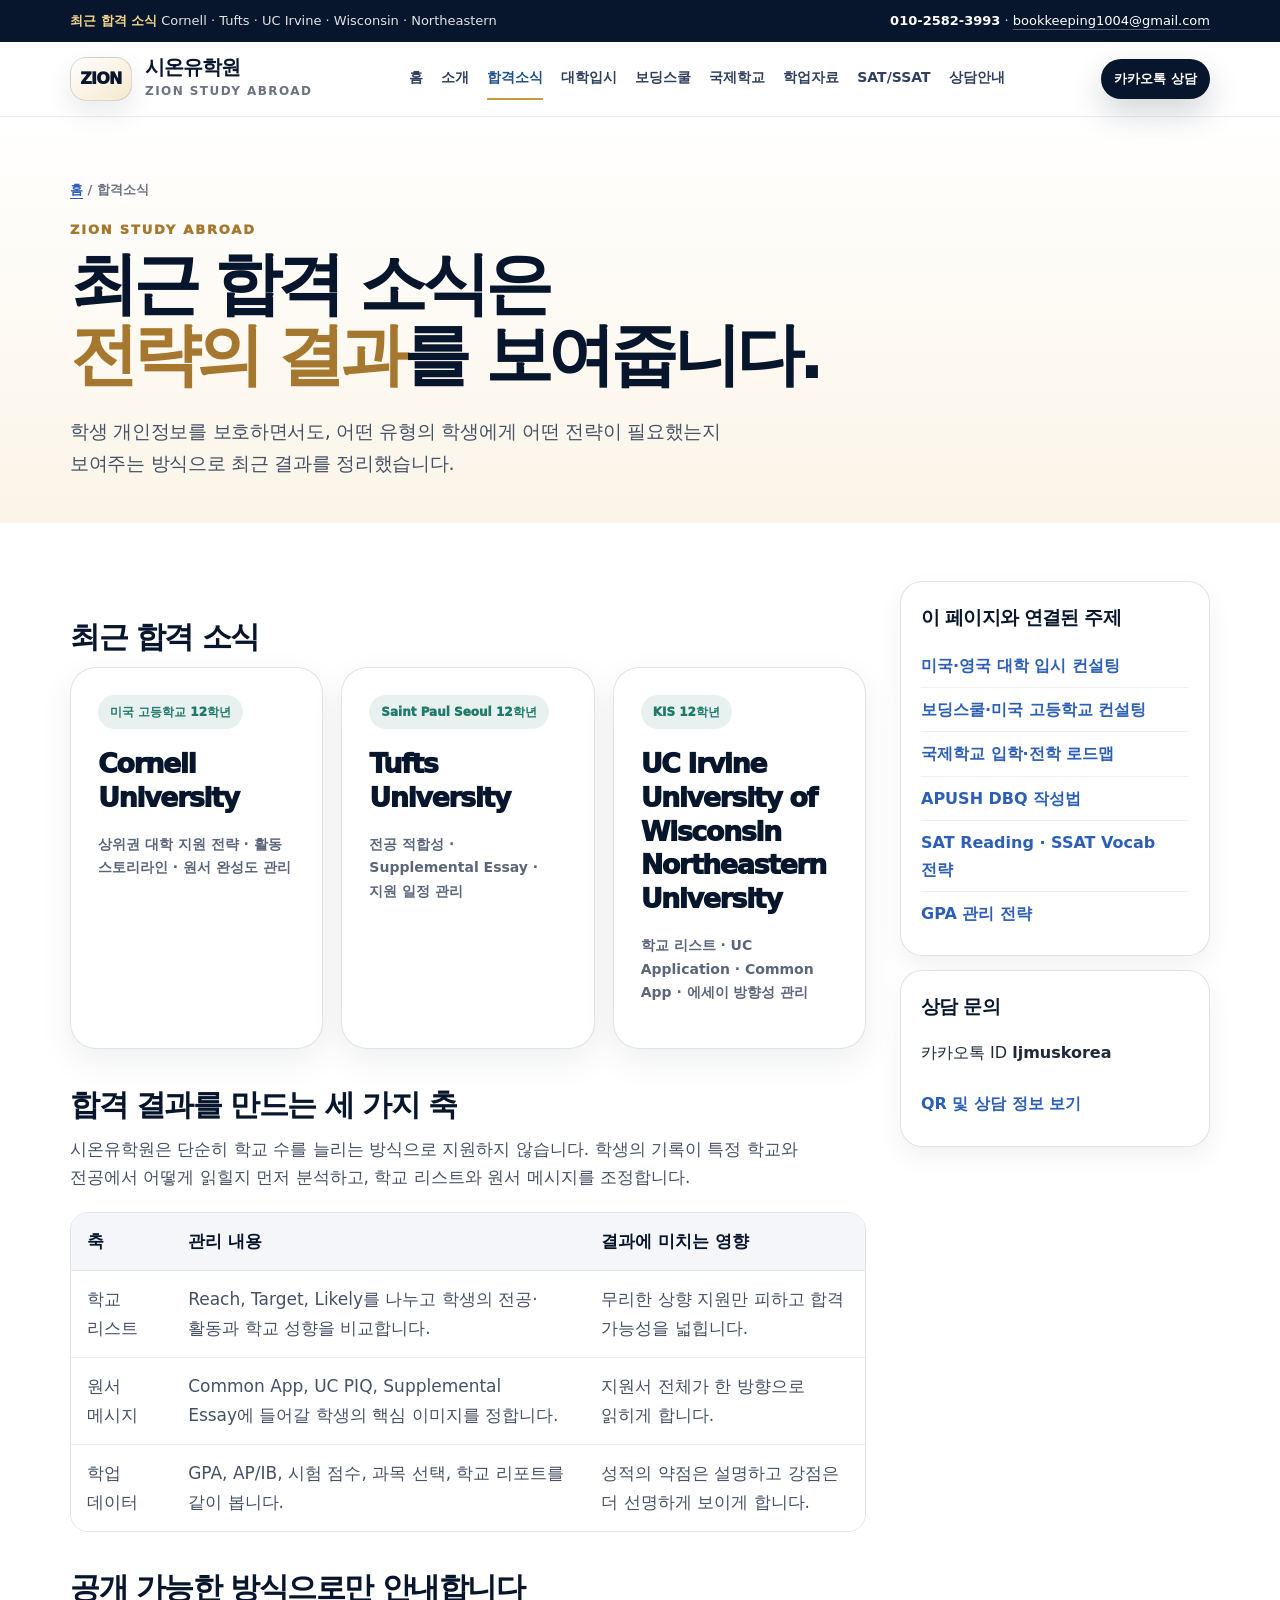
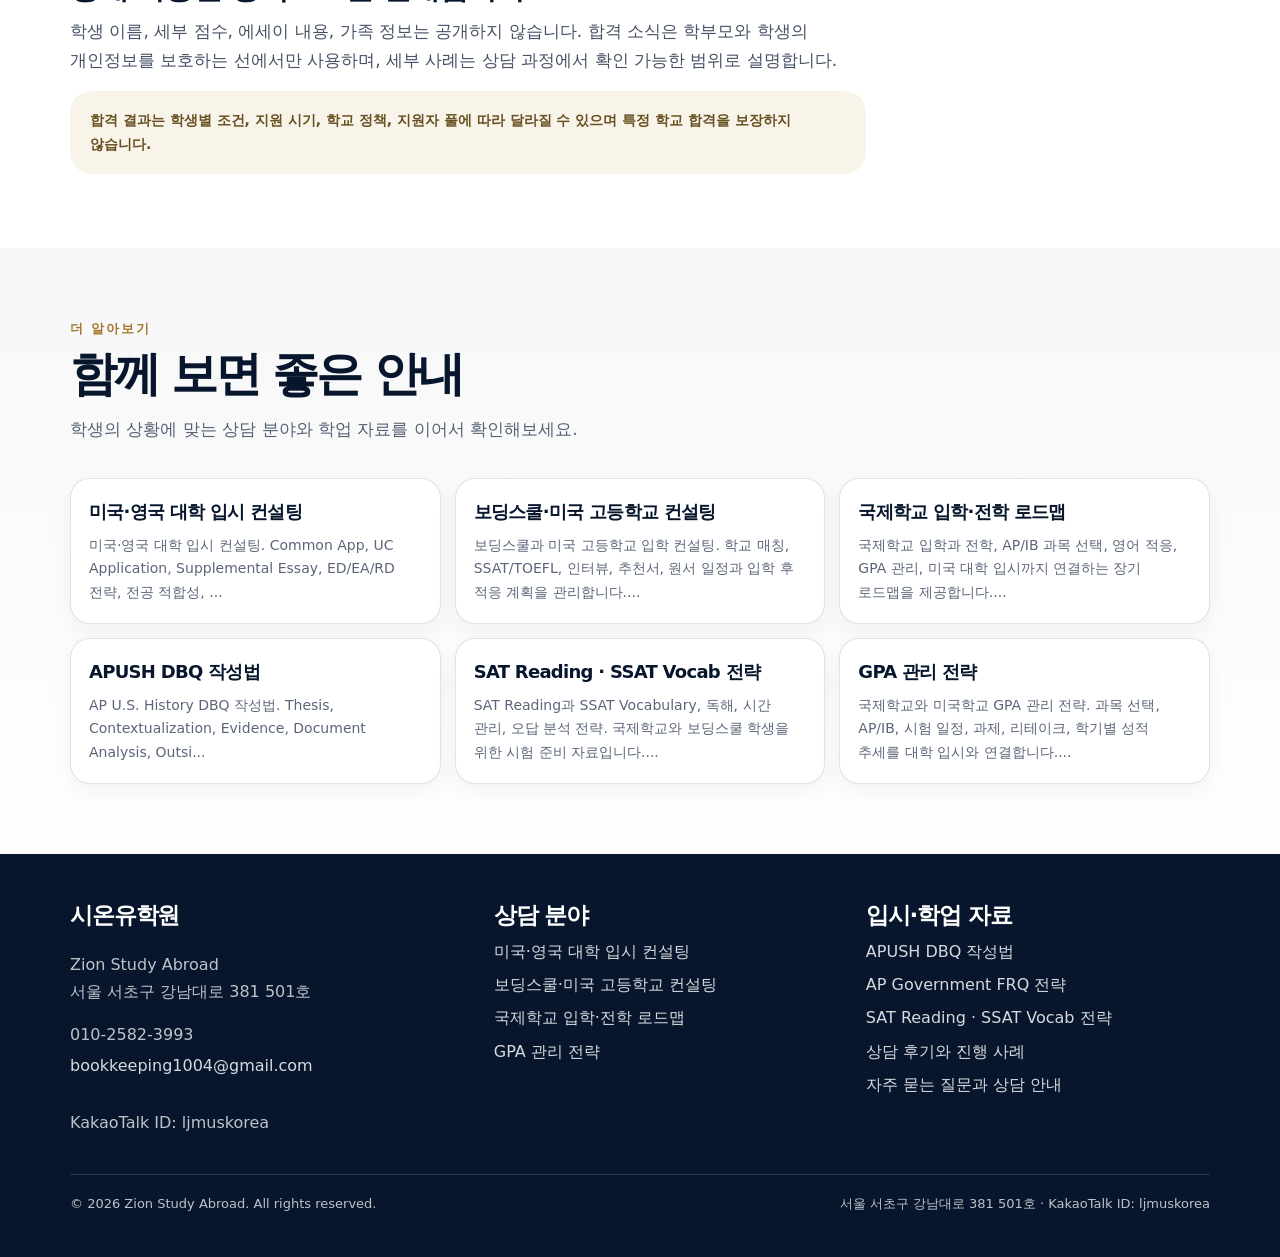
<file: results.html>
<!doctype html>
<html lang="ko">
<head>
  <meta charset="utf-8">
  <meta name="viewport" content="width=device-width, initial-scale=1">
  <title>합격소식 | Cornell · Tufts · UC Irvine · Wisconsin · Northeastern</title>
  <meta name="description" content="시온유학원의 최근 대학 합격 소식. KIS 12학년 UC Irvine, Wisconsin, Northeastern, 미국 고등학교 Cornell, Saint Paul Seoul Tufts 사례를 소개합니다.">
  <meta name="robots" content="index, follow">
  <meta name="theme-color" content="#07162c">
  <link rel="canonical" href="https://bookkeeping1004-dev.github.io/my-website/results.html">
  <link rel="stylesheet" href="assets/site.css">
  <meta property="og:type" content="website">
  <meta property="og:site_name" content="시온유학원 · Zion Study Abroad">
  <meta property="og:title" content="합격소식 | Cornell · Tufts · UC Irvine · Wisconsin · Northeastern">
  <meta property="og:description" content="시온유학원의 최근 대학 합격 소식. KIS 12학년 UC Irvine, Wisconsin, Northeastern, 미국 고등학교 Cornell, Saint Paul Seoul Tufts 사례를 소개합니다.">
  <meta property="og:url" content="https://bookkeeping1004-dev.github.io/my-website/results.html">
  <meta property="og:image" content="https://bookkeeping1004-dev.github.io/my-website/assets/og-image.png">
  <meta name="twitter:card" content="summary_large_image">
  <script type="application/ld+json">{"@context": "https://schema.org", "@type": "EducationalOrganization", "name": "시온유학원", "alternateName": "Zion Study Abroad", "url": "https://bookkeeping1004-dev.github.io/my-website/", "email": "bookkeeping1004@gmail.com", "telephone": "+82-10-2582-3993", "address": {"@type": "PostalAddress", "streetAddress": "강남대로 381 501호", "addressLocality": "서초구", "addressRegion": "서울특별시", "addressCountry": "KR"}, "areaServed": ["Korea", "United States", "United Kingdom"], "sameAs": []}</script>
<script type="application/ld+json">{"@context": "https://schema.org", "@type": "WebSite", "name": "시온유학원 · Zion Study Abroad", "url": "https://bookkeeping1004-dev.github.io/my-website/", "inLanguage": "ko-KR"}</script>
<script type="application/ld+json">{"@context": "https://schema.org", "@type": "BreadcrumbList", "itemListElement": [{"@type": "ListItem", "position": 1, "name": "홈", "item": "https://bookkeeping1004-dev.github.io/my-website/"}, {"@type": "ListItem", "position": 2, "name": "합격소식", "item": "https://bookkeeping1004-dev.github.io/my-website/results.html"}]}</script>
</head>
<body>
  <a class="skip" href="#main">본문으로 건너뛰기</a>
<div class="top"><div class="wrap"><div><b>최근 합격 소식</b> Cornell · Tufts · UC Irvine · Wisconsin · Northeastern</div><div><span class="phone">010-2582-3993</span> · <a href="mailto:bookkeeping1004@gmail.com">bookkeeping1004@gmail.com</a></div></div></div>
<header><div class="wrap nav"><a class="brand" href="index.html" aria-label="시온유학원 홈"><span class="brand-mark">ZION</span><span class="brand-text"><strong>시온유학원</strong><span>Zion Study Abroad</span></span></a><nav class="menu" aria-label="주요 메뉴"><a href="index.html" >홈</a><a href="about.html" >소개</a><a href="results.html" aria-current="page">합격소식</a><a href="college-admissions.html" >대학입시</a><a href="boarding-school.html" >보딩스쿨</a><a href="international-school.html" >국제학교</a><a href="apush-dbq-guide.html" >학업자료</a><a href="sat-ssat-guide.html" >SAT/SSAT</a><a href="faq-contact.html" >상담안내</a></nav><a class="cta small" href="faq-contact.html">카카오톡 상담</a></div></header>
  
<main id="main"><section class="page-hero"><div class="wrap"><div class="breadcrumb"><a href="index.html">홈</a> / <span>합격소식</span></div><p class="kicker">Zion Study Abroad</p><h1>최근 합격 소식은<br><span>전략의 결과</span>를 보여줍니다.</h1><p class="lead">학생 개인정보를 보호하면서도, 어떤 유형의 학생에게 어떤 전략이 필요했는지 보여주는 방식으로 최근 결과를 정리했습니다.</p></div></section>
<section class="content"><div class="wrap content-grid"><article>
<div class="article">
  <h2>최근 합격 소식</h2>
  <div class="grid3">
    <article class="card"><span class="badge">미국 고등학교 12학년</span><div class="school">Cornell University</div><p class="meta">상위권 대학 지원 전략 · 활동 스토리라인 · 원서 완성도 관리</p></article>
    <article class="card"><span class="badge">Saint Paul Seoul 12학년</span><div class="school">Tufts University</div><p class="meta">전공 적합성 · Supplemental Essay · 지원 일정 관리</p></article>
    <article class="card"><span class="badge">KIS 12학년</span><div class="school">UC Irvine<br>University of Wisconsin<br>Northeastern University</div><p class="meta">학교 리스트 · UC Application · Common App · 에세이 방향성 관리</p></article>
  </div>
  <h2>합격 결과를 만드는 세 가지 축</h2>
  <p>시온유학원은 단순히 학교 수를 늘리는 방식으로 지원하지 않습니다. 학생의 기록이 특정 학교와 전공에서 어떻게 읽힐지 먼저 분석하고, 학교 리스트와 원서 메시지를 조정합니다.</p>
  <div class="table-wrap"><table><thead><tr><th>축</th><th>관리 내용</th><th>결과에 미치는 영향</th></tr></thead><tbody>
    <tr><td>학교 리스트</td><td>Reach, Target, Likely를 나누고 학생의 전공·활동과 학교 성향을 비교합니다.</td><td>무리한 상향 지원만 피하고 합격 가능성을 넓힙니다.</td></tr>
    <tr><td>원서 메시지</td><td>Common App, UC PIQ, Supplemental Essay에 들어갈 학생의 핵심 이미지를 정합니다.</td><td>지원서 전체가 한 방향으로 읽히게 합니다.</td></tr>
    <tr><td>학업 데이터</td><td>GPA, AP/IB, 시험 점수, 과목 선택, 학교 리포트를 같이 봅니다.</td><td>성적의 약점은 설명하고 강점은 더 선명하게 보이게 합니다.</td></tr>
  </tbody></table></div>
  <h2>공개 가능한 방식으로만 안내합니다</h2>
  <p>학생 이름, 세부 점수, 에세이 내용, 가족 정보는 공개하지 않습니다. 합격 소식은 학부모와 학생의 개인정보를 보호하는 선에서만 사용하며, 세부 사례는 상담 과정에서 확인 가능한 범위로 설명합니다.</p>
  <p class="note">합격 결과는 학생별 조건, 지원 시기, 학교 정책, 지원자 풀에 따라 달라질 수 있으며 특정 학교 합격을 보장하지 않습니다.</p>
</div>
</article><aside class="sidebar"><div class="side-card"><h3>이 페이지와 연결된 주제</h3><a href="college-admissions.html">미국·영국 대학 입시 컨설팅</a><a href="boarding-school.html">보딩스쿨·미국 고등학교 컨설팅</a><a href="international-school.html">국제학교 입학·전학 로드맵</a><a href="apush-dbq-guide.html">APUSH DBQ 작성법</a><a href="sat-ssat-guide.html">SAT Reading · SSAT Vocab 전략</a><a href="gpa-management.html">GPA 관리 전략</a></div><div class="side-card"><h3>상담 문의</h3><p>카카오톡 ID <strong>ljmuskorea</strong></p><a href="faq-contact.html">QR 및 상담 정보 보기</a></div></aside></div></section><section class="soft"><div class="wrap"><div class="head"><p class="kicker">더 알아보기</p><h2 class="title">함께 보면 좋은 안내</h2><p class="desc">학생의 상황에 맞는 상담 분야와 학업 자료를 이어서 확인해보세요.</p></div><div class="link-grid"><a class="link-card" href="college-admissions.html"><strong>미국·영국 대학 입시 컨설팅</strong><span>미국·영국 대학 입시 컨설팅. Common App, UC Application, Supplemental Essay, ED/EA/RD 전략, 전공 적합성, ...</span></a><a class="link-card" href="boarding-school.html"><strong>보딩스쿨·미국 고등학교 컨설팅</strong><span>보딩스쿨과 미국 고등학교 입학 컨설팅. 학교 매칭, SSAT/TOEFL, 인터뷰, 추천서, 원서 일정과 입학 후 적응 계획을 관리합니다....</span></a><a class="link-card" href="international-school.html"><strong>국제학교 입학·전학 로드맵</strong><span>국제학교 입학과 전학, AP/IB 과목 선택, 영어 적응, GPA 관리, 미국 대학 입시까지 연결하는 장기 로드맵을 제공합니다....</span></a><a class="link-card" href="apush-dbq-guide.html"><strong>APUSH DBQ 작성법</strong><span>AP U.S. History DBQ 작성법. Thesis, Contextualization, Evidence, Document Analysis, Outsi...</span></a><a class="link-card" href="sat-ssat-guide.html"><strong>SAT Reading · SSAT Vocab 전략</strong><span>SAT Reading과 SSAT Vocabulary, 독해, 시간 관리, 오답 분석 전략. 국제학교와 보딩스쿨 학생을 위한 시험 준비 자료입니다....</span></a><a class="link-card" href="gpa-management.html"><strong>GPA 관리 전략</strong><span>국제학교와 미국학교 GPA 관리 전략. 과목 선택, AP/IB, 시험 일정, 과제, 리테이크, 학기별 성적 추세를 대학 입시와 연결합니다....</span></a></div></div></section></main>
  <footer><div class="wrap footer-grid"><div><strong>시온유학원</strong><p>Zion Study Abroad<br>서울 서초구 강남대로 381 501호</p><p>010-2582-3993<br><a href="mailto:bookkeeping1004@gmail.com">bookkeeping1004@gmail.com</a><br>KakaoTalk ID: ljmuskorea</p></div><div><strong>상담 분야</strong><a href="college-admissions.html">미국·영국 대학 입시 컨설팅</a><a href="boarding-school.html">보딩스쿨·미국 고등학교 컨설팅</a><a href="international-school.html">국제학교 입학·전학 로드맵</a><a href="gpa-management.html">GPA 관리 전략</a></div><div><strong>입시·학업 자료</strong><a href="apush-dbq-guide.html">APUSH DBQ 작성법</a><a href="ap-gov-frq-guide.html">AP Government FRQ 전략</a><a href="sat-ssat-guide.html">SAT Reading · SSAT Vocab 전략</a><a href="testimonials.html">상담 후기와 진행 사례</a><a href="faq-contact.html">자주 묻는 질문과 상담 안내</a></div></div><div class="wrap foot-mini"><span>© <span id="year"></span> Zion Study Abroad. All rights reserved.</span><span>서울 서초구 강남대로 381 501호 · KakaoTalk ID: ljmuskorea</span></div></footer><script>document.getElementById('year').textContent = new Date().getFullYear();</script>
</body>
</html>
</file>
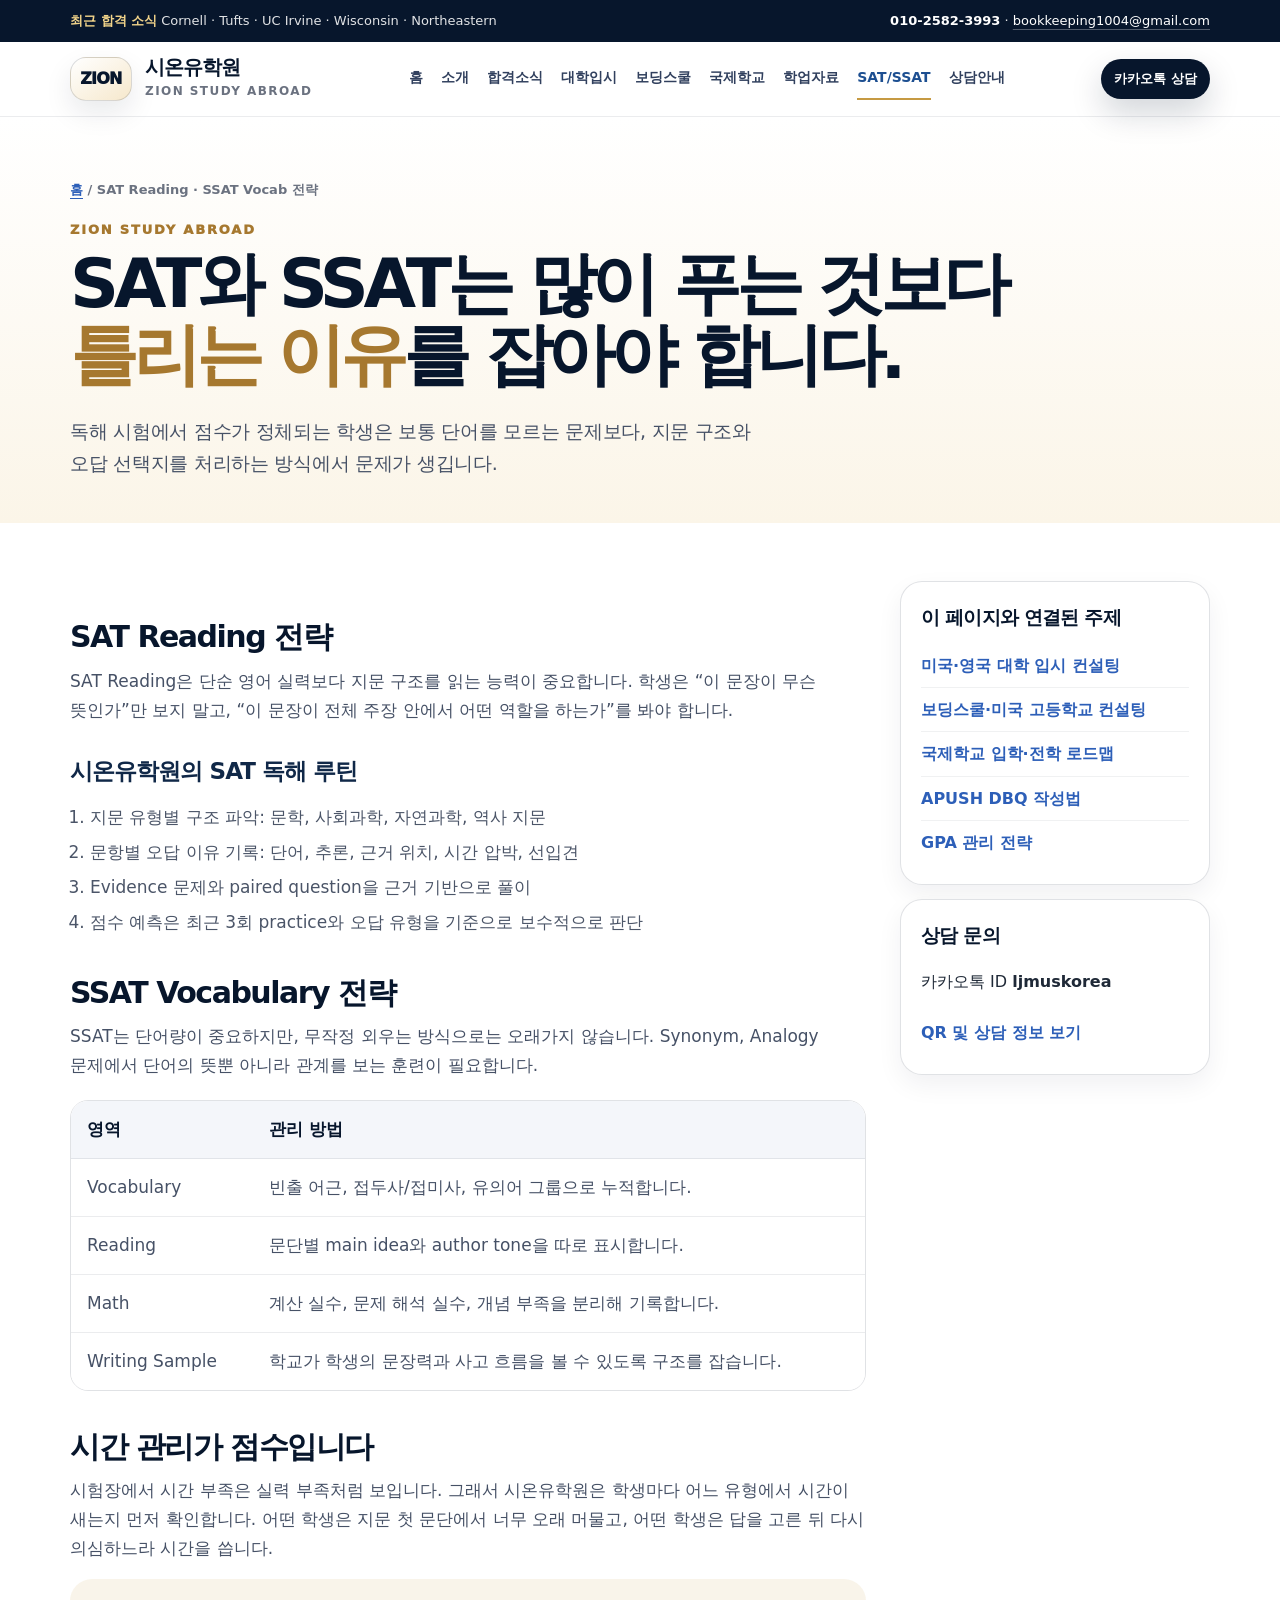
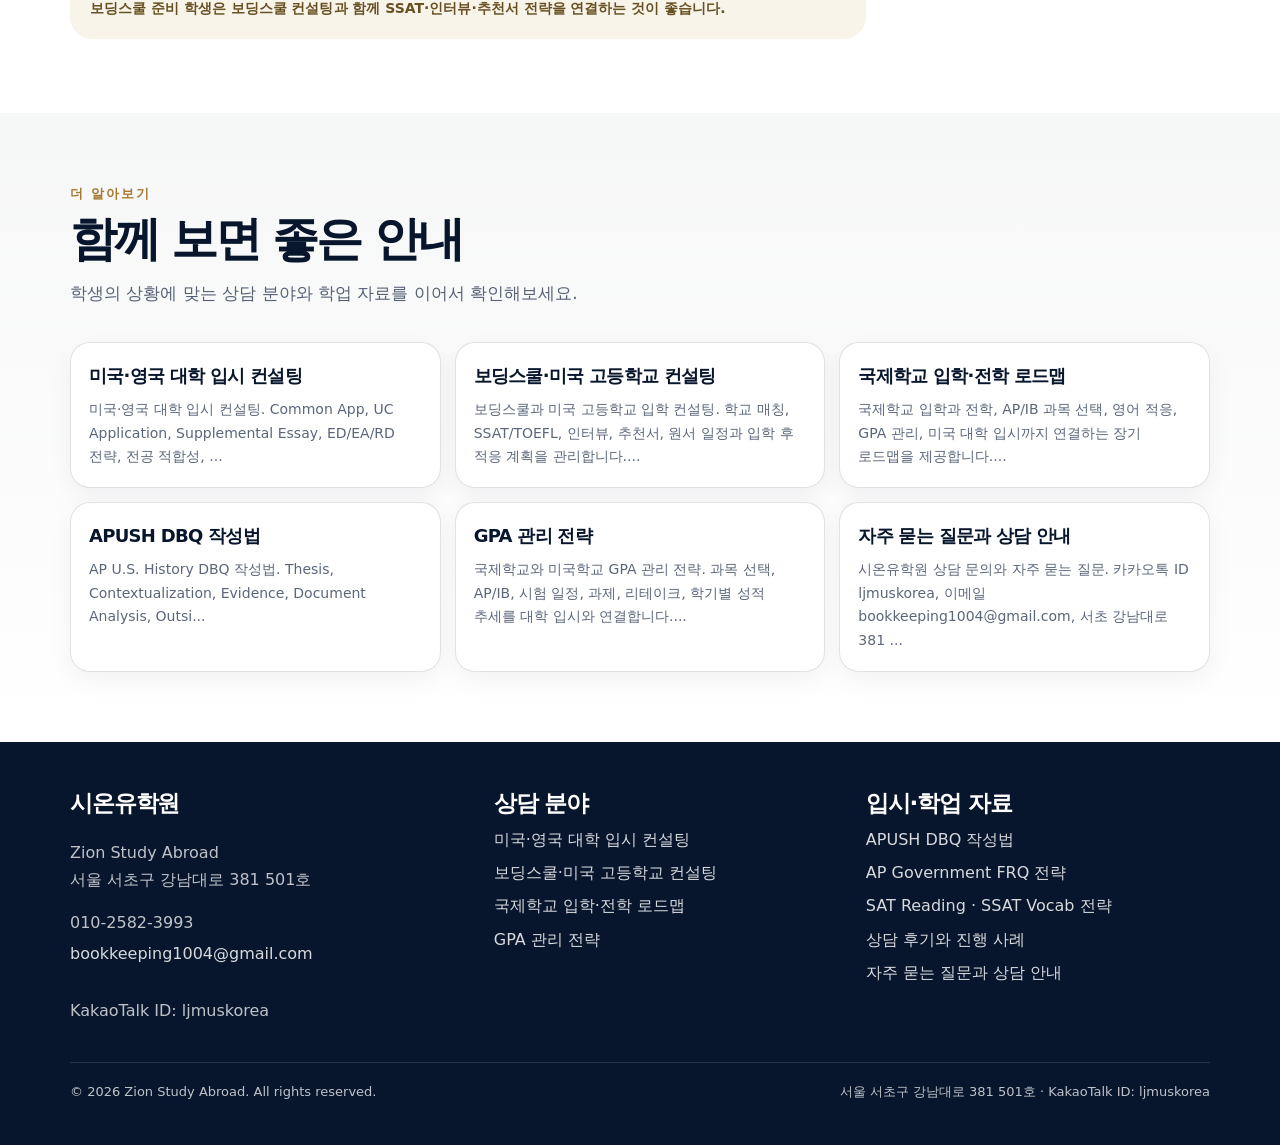
<file: sat-ssat-guide.html>
<!doctype html>
<html lang="ko">
<head>
  <meta charset="utf-8">
  <meta name="viewport" content="width=device-width, initial-scale=1">
  <title>SAT Reading · SSAT Vocab 전략 | 국제학교·보딩스쿨 준비</title>
  <meta name="description" content="SAT Reading과 SSAT Vocabulary, 독해, 시간 관리, 오답 분석 전략. 국제학교와 보딩스쿨 학생을 위한 시험 준비 자료입니다.">
  <meta name="robots" content="index, follow">
  <meta name="theme-color" content="#07162c">
  <link rel="canonical" href="https://bookkeeping1004-dev.github.io/my-website/sat-ssat-guide.html">
  <link rel="stylesheet" href="assets/site.css">
  <meta property="og:type" content="website">
  <meta property="og:site_name" content="시온유학원 · Zion Study Abroad">
  <meta property="og:title" content="SAT Reading · SSAT Vocab 전략 | 국제학교·보딩스쿨 준비">
  <meta property="og:description" content="SAT Reading과 SSAT Vocabulary, 독해, 시간 관리, 오답 분석 전략. 국제학교와 보딩스쿨 학생을 위한 시험 준비 자료입니다.">
  <meta property="og:url" content="https://bookkeeping1004-dev.github.io/my-website/sat-ssat-guide.html">
  <meta property="og:image" content="https://bookkeeping1004-dev.github.io/my-website/assets/og-image.png">
  <meta name="twitter:card" content="summary_large_image">
  <script type="application/ld+json">{"@context": "https://schema.org", "@type": "EducationalOrganization", "name": "시온유학원", "alternateName": "Zion Study Abroad", "url": "https://bookkeeping1004-dev.github.io/my-website/", "email": "bookkeeping1004@gmail.com", "telephone": "+82-10-2582-3993", "address": {"@type": "PostalAddress", "streetAddress": "강남대로 381 501호", "addressLocality": "서초구", "addressRegion": "서울특별시", "addressCountry": "KR"}, "areaServed": ["Korea", "United States", "United Kingdom"], "sameAs": []}</script>
<script type="application/ld+json">{"@context": "https://schema.org", "@type": "WebSite", "name": "시온유학원 · Zion Study Abroad", "url": "https://bookkeeping1004-dev.github.io/my-website/", "inLanguage": "ko-KR"}</script>
<script type="application/ld+json">{"@context": "https://schema.org", "@type": "BreadcrumbList", "itemListElement": [{"@type": "ListItem", "position": 1, "name": "홈", "item": "https://bookkeeping1004-dev.github.io/my-website/"}, {"@type": "ListItem", "position": 2, "name": "SAT Reading · SSAT Vocab 전략", "item": "https://bookkeeping1004-dev.github.io/my-website/sat-ssat-guide.html"}]}</script>
<script type="application/ld+json">{"@context": "https://schema.org", "@type": "Article", "headline": "SAT Reading · SSAT Vocab 전략", "description": "SAT Reading과 SSAT Vocabulary, 독해, 시간 관리, 오답 분석 전략. 국제학교와 보딩스쿨 학생을 위한 시험 준비 자료입니다.", "author": {"@type": "Organization", "name": "시온유학원"}, "publisher": {"@type": "Organization", "name": "시온유학원"}, "dateModified": "2026-05-19", "mainEntityOfPage": "https://bookkeeping1004-dev.github.io/my-website/sat-ssat-guide.html", "inLanguage": "ko-KR"}</script>
</head>
<body>
  <a class="skip" href="#main">본문으로 건너뛰기</a>
<div class="top"><div class="wrap"><div><b>최근 합격 소식</b> Cornell · Tufts · UC Irvine · Wisconsin · Northeastern</div><div><span class="phone">010-2582-3993</span> · <a href="mailto:bookkeeping1004@gmail.com">bookkeeping1004@gmail.com</a></div></div></div>
<header><div class="wrap nav"><a class="brand" href="index.html" aria-label="시온유학원 홈"><span class="brand-mark">ZION</span><span class="brand-text"><strong>시온유학원</strong><span>Zion Study Abroad</span></span></a><nav class="menu" aria-label="주요 메뉴"><a href="index.html" >홈</a><a href="about.html" >소개</a><a href="results.html" >합격소식</a><a href="college-admissions.html" >대학입시</a><a href="boarding-school.html" >보딩스쿨</a><a href="international-school.html" >국제학교</a><a href="apush-dbq-guide.html" >학업자료</a><a href="sat-ssat-guide.html" aria-current="page">SAT/SSAT</a><a href="faq-contact.html" >상담안내</a></nav><a class="cta small" href="faq-contact.html">카카오톡 상담</a></div></header>
  
<main id="main"><section class="page-hero"><div class="wrap"><div class="breadcrumb"><a href="index.html">홈</a> / <span>SAT Reading · SSAT Vocab 전략</span></div><p class="kicker">Zion Study Abroad</p><h1>SAT와 SSAT는 많이 푸는 것보다<br><span>틀리는 이유</span>를 잡아야 합니다.</h1><p class="lead">독해 시험에서 점수가 정체되는 학생은 보통 단어를 모르는 문제보다, 지문 구조와 오답 선택지를 처리하는 방식에서 문제가 생깁니다.</p></div></section>
<section class="content"><div class="wrap content-grid"><article>
<div class="article">
  <h2>SAT Reading 전략</h2>
  <p>SAT Reading은 단순 영어 실력보다 지문 구조를 읽는 능력이 중요합니다. 학생은 “이 문장이 무슨 뜻인가”만 보지 말고, “이 문장이 전체 주장 안에서 어떤 역할을 하는가”를 봐야 합니다.</p>
  <h3>시온유학원의 SAT 독해 루틴</h3>
  <ol>
    <li>지문 유형별 구조 파악: 문학, 사회과학, 자연과학, 역사 지문</li>
    <li>문항별 오답 이유 기록: 단어, 추론, 근거 위치, 시간 압박, 선입견</li>
    <li>Evidence 문제와 paired question을 근거 기반으로 풀이</li>
    <li>점수 예측은 최근 3회 practice와 오답 유형을 기준으로 보수적으로 판단</li>
  </ol>
  <h2>SSAT Vocabulary 전략</h2>
  <p>SSAT는 단어량이 중요하지만, 무작정 외우는 방식으로는 오래가지 않습니다. Synonym, Analogy 문제에서 단어의 뜻뿐 아니라 관계를 보는 훈련이 필요합니다.</p>
  <div class="table-wrap"><table><thead><tr><th>영역</th><th>관리 방법</th></tr></thead><tbody>
    <tr><td>Vocabulary</td><td>빈출 어근, 접두사/접미사, 유의어 그룹으로 누적합니다.</td></tr>
    <tr><td>Reading</td><td>문단별 main idea와 author tone을 따로 표시합니다.</td></tr>
    <tr><td>Math</td><td>계산 실수, 문제 해석 실수, 개념 부족을 분리해 기록합니다.</td></tr>
    <tr><td>Writing Sample</td><td>학교가 학생의 문장력과 사고 흐름을 볼 수 있도록 구조를 잡습니다.</td></tr>
  </tbody></table></div>
  <h2>시간 관리가 점수입니다</h2>
  <p>시험장에서 시간 부족은 실력 부족처럼 보입니다. 그래서 시온유학원은 학생마다 어느 유형에서 시간이 새는지 먼저 확인합니다. 어떤 학생은 지문 첫 문단에서 너무 오래 머물고, 어떤 학생은 답을 고른 뒤 다시 의심하느라 시간을 씁니다.</p>
  <p class="note">보딩스쿨 준비 학생은 <a href="boarding-school.html">보딩스쿨 컨설팅</a>과 함께 SSAT·인터뷰·추천서 전략을 연결하는 것이 좋습니다.</p>
</div>
</article><aside class="sidebar"><div class="side-card"><h3>이 페이지와 연결된 주제</h3><a href="college-admissions.html">미국·영국 대학 입시 컨설팅</a><a href="boarding-school.html">보딩스쿨·미국 고등학교 컨설팅</a><a href="international-school.html">국제학교 입학·전학 로드맵</a><a href="apush-dbq-guide.html">APUSH DBQ 작성법</a><a href="gpa-management.html">GPA 관리 전략</a></div><div class="side-card"><h3>상담 문의</h3><p>카카오톡 ID <strong>ljmuskorea</strong></p><a href="faq-contact.html">QR 및 상담 정보 보기</a></div></aside></div></section><section class="soft"><div class="wrap"><div class="head"><p class="kicker">더 알아보기</p><h2 class="title">함께 보면 좋은 안내</h2><p class="desc">학생의 상황에 맞는 상담 분야와 학업 자료를 이어서 확인해보세요.</p></div><div class="link-grid"><a class="link-card" href="college-admissions.html"><strong>미국·영국 대학 입시 컨설팅</strong><span>미국·영국 대학 입시 컨설팅. Common App, UC Application, Supplemental Essay, ED/EA/RD 전략, 전공 적합성, ...</span></a><a class="link-card" href="boarding-school.html"><strong>보딩스쿨·미국 고등학교 컨설팅</strong><span>보딩스쿨과 미국 고등학교 입학 컨설팅. 학교 매칭, SSAT/TOEFL, 인터뷰, 추천서, 원서 일정과 입학 후 적응 계획을 관리합니다....</span></a><a class="link-card" href="international-school.html"><strong>국제학교 입학·전학 로드맵</strong><span>국제학교 입학과 전학, AP/IB 과목 선택, 영어 적응, GPA 관리, 미국 대학 입시까지 연결하는 장기 로드맵을 제공합니다....</span></a><a class="link-card" href="apush-dbq-guide.html"><strong>APUSH DBQ 작성법</strong><span>AP U.S. History DBQ 작성법. Thesis, Contextualization, Evidence, Document Analysis, Outsi...</span></a><a class="link-card" href="gpa-management.html"><strong>GPA 관리 전략</strong><span>국제학교와 미국학교 GPA 관리 전략. 과목 선택, AP/IB, 시험 일정, 과제, 리테이크, 학기별 성적 추세를 대학 입시와 연결합니다....</span></a><a class="link-card" href="faq-contact.html"><strong>자주 묻는 질문과 상담 안내</strong><span>시온유학원 상담 문의와 자주 묻는 질문. 카카오톡 ID ljmuskorea, 이메일 bookkeeping1004@gmail.com, 서초 강남대로 381 ...</span></a></div></div></section></main>
  <footer><div class="wrap footer-grid"><div><strong>시온유학원</strong><p>Zion Study Abroad<br>서울 서초구 강남대로 381 501호</p><p>010-2582-3993<br><a href="mailto:bookkeeping1004@gmail.com">bookkeeping1004@gmail.com</a><br>KakaoTalk ID: ljmuskorea</p></div><div><strong>상담 분야</strong><a href="college-admissions.html">미국·영국 대학 입시 컨설팅</a><a href="boarding-school.html">보딩스쿨·미국 고등학교 컨설팅</a><a href="international-school.html">국제학교 입학·전학 로드맵</a><a href="gpa-management.html">GPA 관리 전략</a></div><div><strong>입시·학업 자료</strong><a href="apush-dbq-guide.html">APUSH DBQ 작성법</a><a href="ap-gov-frq-guide.html">AP Government FRQ 전략</a><a href="sat-ssat-guide.html">SAT Reading · SSAT Vocab 전략</a><a href="testimonials.html">상담 후기와 진행 사례</a><a href="faq-contact.html">자주 묻는 질문과 상담 안내</a></div></div><div class="wrap foot-mini"><span>© <span id="year"></span> Zion Study Abroad. All rights reserved.</span><span>서울 서초구 강남대로 381 501호 · KakaoTalk ID: ljmuskorea</span></div></footer><script>document.getElementById('year').textContent = new Date().getFullYear();</script>
</body>
</html>
</file>
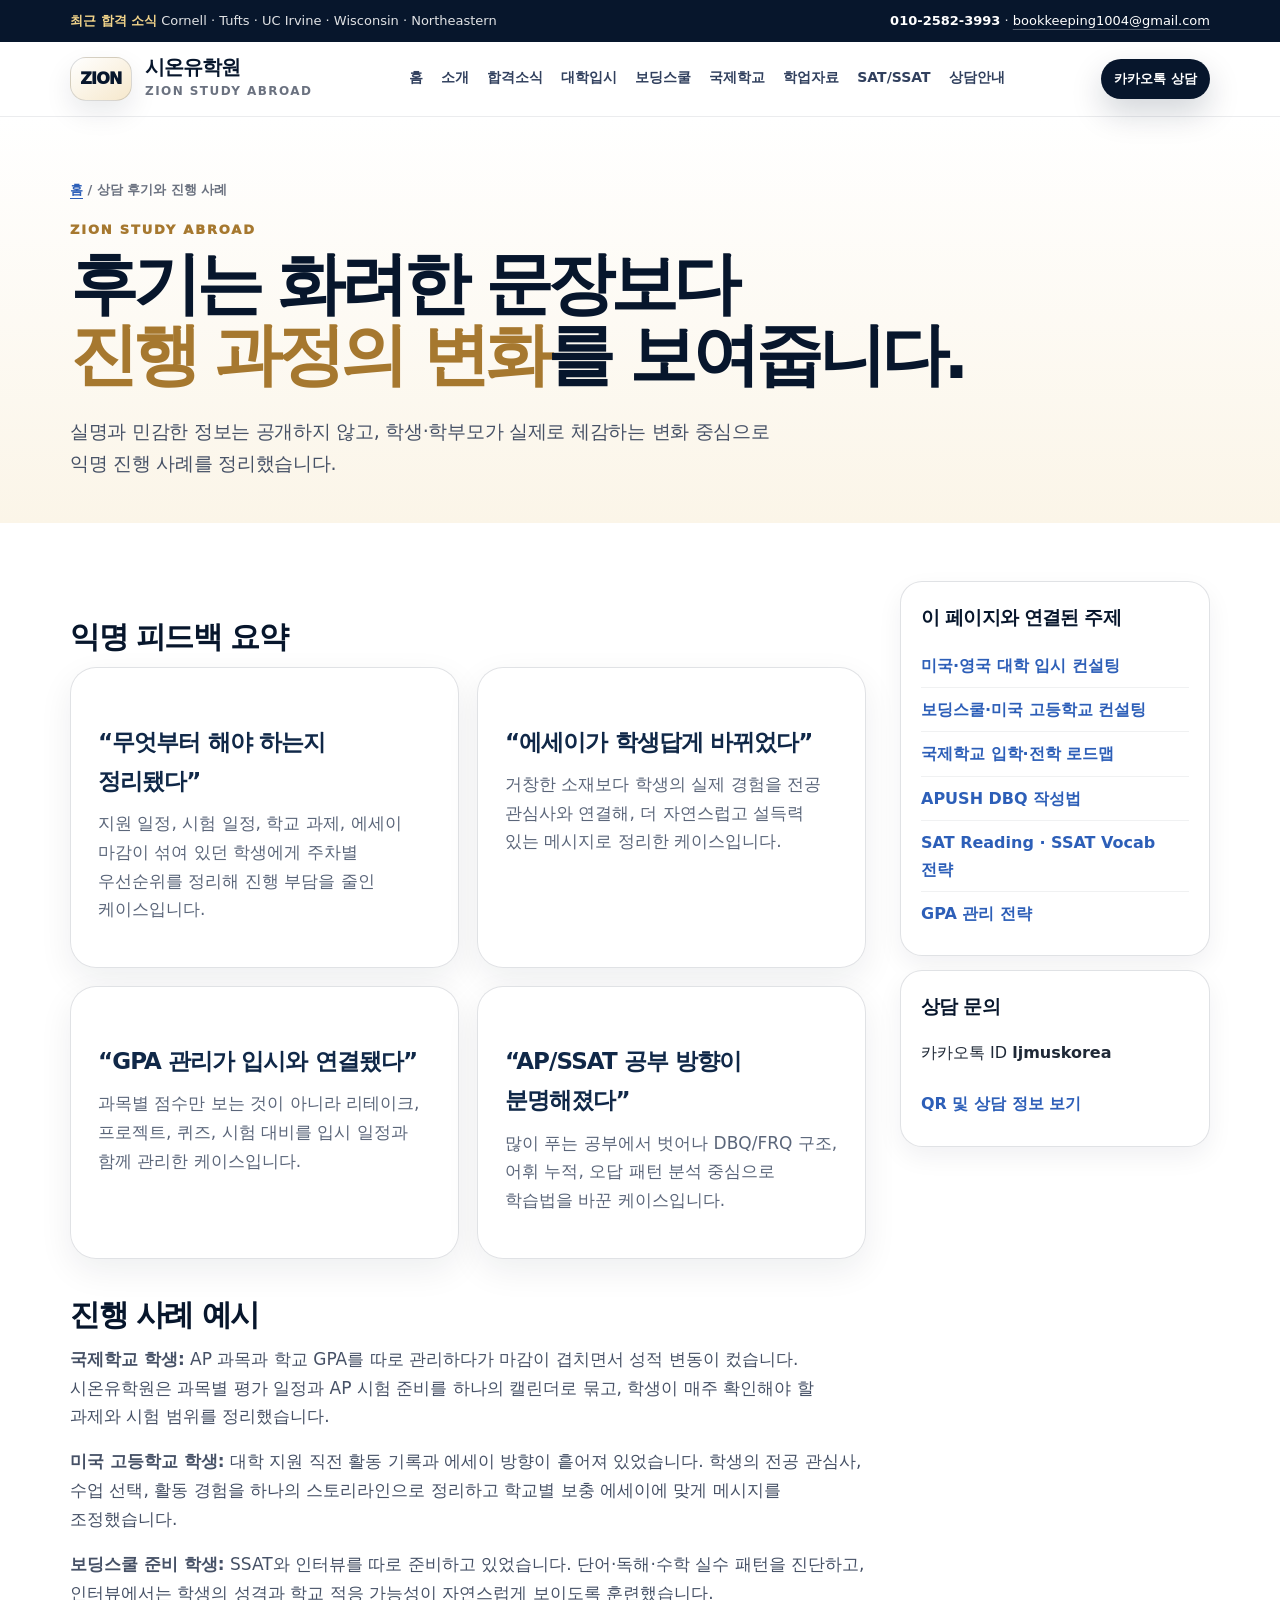
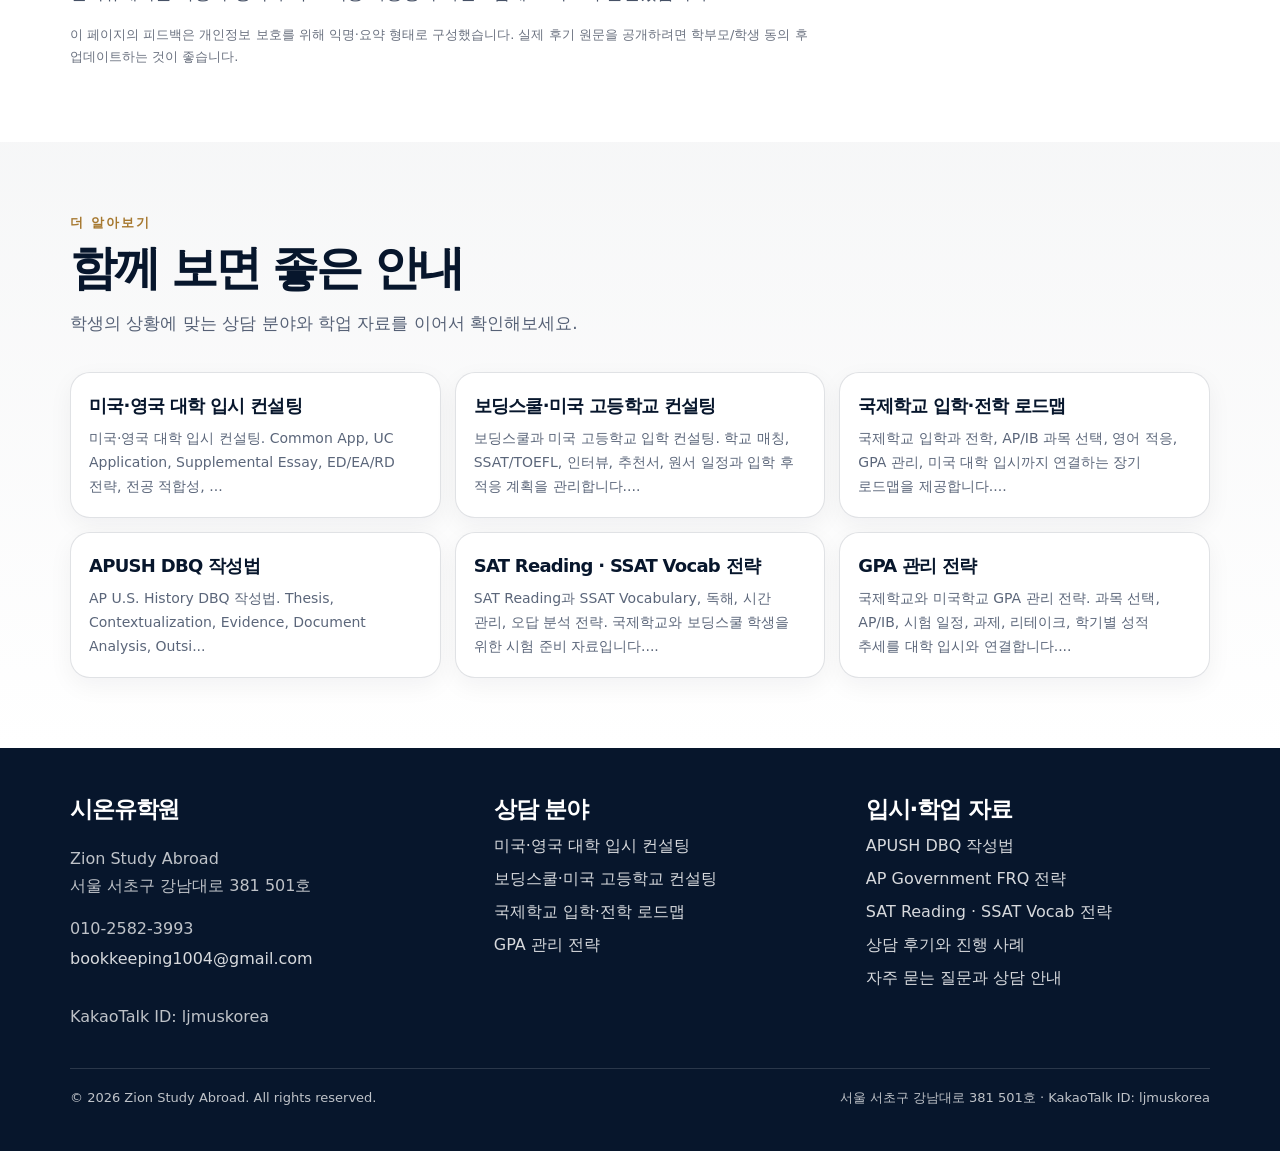
<file: testimonials.html>
<!doctype html>
<html lang="ko">
<head>
  <meta charset="utf-8">
  <meta name="viewport" content="width=device-width, initial-scale=1">
  <title>상담 후기와 진행 사례 | 시온유학원 학생·학부모 피드백</title>
  <meta name="description" content="시온유학원 상담에서 반복적으로 확인된 학생·학부모 피드백과 익명 진행 사례. 일정 관리, GPA 관리, 에세이 방향성, 시험 전략을 다룹니다.">
  <meta name="robots" content="index, follow">
  <meta name="theme-color" content="#07162c">
  <link rel="canonical" href="https://bookkeeping1004-dev.github.io/my-website/testimonials.html">
  <link rel="stylesheet" href="assets/site.css">
  <meta property="og:type" content="website">
  <meta property="og:site_name" content="시온유학원 · Zion Study Abroad">
  <meta property="og:title" content="상담 후기와 진행 사례 | 시온유학원 학생·학부모 피드백">
  <meta property="og:description" content="시온유학원 상담에서 반복적으로 확인된 학생·학부모 피드백과 익명 진행 사례. 일정 관리, GPA 관리, 에세이 방향성, 시험 전략을 다룹니다.">
  <meta property="og:url" content="https://bookkeeping1004-dev.github.io/my-website/testimonials.html">
  <meta property="og:image" content="https://bookkeeping1004-dev.github.io/my-website/assets/og-image.png">
  <meta name="twitter:card" content="summary_large_image">
  <script type="application/ld+json">{"@context": "https://schema.org", "@type": "EducationalOrganization", "name": "시온유학원", "alternateName": "Zion Study Abroad", "url": "https://bookkeeping1004-dev.github.io/my-website/", "email": "bookkeeping1004@gmail.com", "telephone": "+82-10-2582-3993", "address": {"@type": "PostalAddress", "streetAddress": "강남대로 381 501호", "addressLocality": "서초구", "addressRegion": "서울특별시", "addressCountry": "KR"}, "areaServed": ["Korea", "United States", "United Kingdom"], "sameAs": []}</script>
<script type="application/ld+json">{"@context": "https://schema.org", "@type": "WebSite", "name": "시온유학원 · Zion Study Abroad", "url": "https://bookkeeping1004-dev.github.io/my-website/", "inLanguage": "ko-KR"}</script>
<script type="application/ld+json">{"@context": "https://schema.org", "@type": "BreadcrumbList", "itemListElement": [{"@type": "ListItem", "position": 1, "name": "홈", "item": "https://bookkeeping1004-dev.github.io/my-website/"}, {"@type": "ListItem", "position": 2, "name": "상담 후기와 진행 사례", "item": "https://bookkeeping1004-dev.github.io/my-website/testimonials.html"}]}</script>
</head>
<body>
  <a class="skip" href="#main">본문으로 건너뛰기</a>
<div class="top"><div class="wrap"><div><b>최근 합격 소식</b> Cornell · Tufts · UC Irvine · Wisconsin · Northeastern</div><div><span class="phone">010-2582-3993</span> · <a href="mailto:bookkeeping1004@gmail.com">bookkeeping1004@gmail.com</a></div></div></div>
<header><div class="wrap nav"><a class="brand" href="index.html" aria-label="시온유학원 홈"><span class="brand-mark">ZION</span><span class="brand-text"><strong>시온유학원</strong><span>Zion Study Abroad</span></span></a><nav class="menu" aria-label="주요 메뉴"><a href="index.html" >홈</a><a href="about.html" >소개</a><a href="results.html" >합격소식</a><a href="college-admissions.html" >대학입시</a><a href="boarding-school.html" >보딩스쿨</a><a href="international-school.html" >국제학교</a><a href="apush-dbq-guide.html" >학업자료</a><a href="sat-ssat-guide.html" >SAT/SSAT</a><a href="faq-contact.html" >상담안내</a></nav><a class="cta small" href="faq-contact.html">카카오톡 상담</a></div></header>
  
<main id="main"><section class="page-hero"><div class="wrap"><div class="breadcrumb"><a href="index.html">홈</a> / <span>상담 후기와 진행 사례</span></div><p class="kicker">Zion Study Abroad</p><h1>후기는 화려한 문장보다<br><span>진행 과정의 변화</span>를 보여줍니다.</h1><p class="lead">실명과 민감한 정보는 공개하지 않고, 학생·학부모가 실제로 체감하는 변화 중심으로 익명 진행 사례를 정리했습니다.</p></div></section>
<section class="content"><div class="wrap content-grid"><article>
<div class="article">
  <h2>익명 피드백 요약</h2>
  <div class="grid2">
    <article class="card"><h3>“무엇부터 해야 하는지 정리됐다”</h3><p>지원 일정, 시험 일정, 학교 과제, 에세이 마감이 섞여 있던 학생에게 주차별 우선순위를 정리해 진행 부담을 줄인 케이스입니다.</p></article>
    <article class="card"><h3>“에세이가 학생답게 바뀌었다”</h3><p>거창한 소재보다 학생의 실제 경험을 전공 관심사와 연결해, 더 자연스럽고 설득력 있는 메시지로 정리한 케이스입니다.</p></article>
    <article class="card"><h3>“GPA 관리가 입시와 연결됐다”</h3><p>과목별 점수만 보는 것이 아니라 리테이크, 프로젝트, 퀴즈, 시험 대비를 입시 일정과 함께 관리한 케이스입니다.</p></article>
    <article class="card"><h3>“AP/SSAT 공부 방향이 분명해졌다”</h3><p>많이 푸는 공부에서 벗어나 DBQ/FRQ 구조, 어휘 누적, 오답 패턴 분석 중심으로 학습법을 바꾼 케이스입니다.</p></article>
  </div>
  <h2>진행 사례 예시</h2>
  <p><strong>국제학교 학생:</strong> AP 과목과 학교 GPA를 따로 관리하다가 마감이 겹치면서 성적 변동이 컸습니다. 시온유학원은 과목별 평가 일정과 AP 시험 준비를 하나의 캘린더로 묶고, 학생이 매주 확인해야 할 과제와 시험 범위를 정리했습니다.</p>
  <p><strong>미국 고등학교 학생:</strong> 대학 지원 직전 활동 기록과 에세이 방향이 흩어져 있었습니다. 학생의 전공 관심사, 수업 선택, 활동 경험을 하나의 스토리라인으로 정리하고 학교별 보충 에세이에 맞게 메시지를 조정했습니다.</p>
  <p><strong>보딩스쿨 준비 학생:</strong> SSAT와 인터뷰를 따로 준비하고 있었습니다. 단어·독해·수학 실수 패턴을 진단하고, 인터뷰에서는 학생의 성격과 학교 적응 가능성이 자연스럽게 보이도록 훈련했습니다.</p>
  <p class="disclaimer">이 페이지의 피드백은 개인정보 보호를 위해 익명·요약 형태로 구성했습니다. 실제 후기 원문을 공개하려면 학부모/학생 동의 후 업데이트하는 것이 좋습니다.</p>
</div>
</article><aside class="sidebar"><div class="side-card"><h3>이 페이지와 연결된 주제</h3><a href="college-admissions.html">미국·영국 대학 입시 컨설팅</a><a href="boarding-school.html">보딩스쿨·미국 고등학교 컨설팅</a><a href="international-school.html">국제학교 입학·전학 로드맵</a><a href="apush-dbq-guide.html">APUSH DBQ 작성법</a><a href="sat-ssat-guide.html">SAT Reading · SSAT Vocab 전략</a><a href="gpa-management.html">GPA 관리 전략</a></div><div class="side-card"><h3>상담 문의</h3><p>카카오톡 ID <strong>ljmuskorea</strong></p><a href="faq-contact.html">QR 및 상담 정보 보기</a></div></aside></div></section><section class="soft"><div class="wrap"><div class="head"><p class="kicker">더 알아보기</p><h2 class="title">함께 보면 좋은 안내</h2><p class="desc">학생의 상황에 맞는 상담 분야와 학업 자료를 이어서 확인해보세요.</p></div><div class="link-grid"><a class="link-card" href="college-admissions.html"><strong>미국·영국 대학 입시 컨설팅</strong><span>미국·영국 대학 입시 컨설팅. Common App, UC Application, Supplemental Essay, ED/EA/RD 전략, 전공 적합성, ...</span></a><a class="link-card" href="boarding-school.html"><strong>보딩스쿨·미국 고등학교 컨설팅</strong><span>보딩스쿨과 미국 고등학교 입학 컨설팅. 학교 매칭, SSAT/TOEFL, 인터뷰, 추천서, 원서 일정과 입학 후 적응 계획을 관리합니다....</span></a><a class="link-card" href="international-school.html"><strong>국제학교 입학·전학 로드맵</strong><span>국제학교 입학과 전학, AP/IB 과목 선택, 영어 적응, GPA 관리, 미국 대학 입시까지 연결하는 장기 로드맵을 제공합니다....</span></a><a class="link-card" href="apush-dbq-guide.html"><strong>APUSH DBQ 작성법</strong><span>AP U.S. History DBQ 작성법. Thesis, Contextualization, Evidence, Document Analysis, Outsi...</span></a><a class="link-card" href="sat-ssat-guide.html"><strong>SAT Reading · SSAT Vocab 전략</strong><span>SAT Reading과 SSAT Vocabulary, 독해, 시간 관리, 오답 분석 전략. 국제학교와 보딩스쿨 학생을 위한 시험 준비 자료입니다....</span></a><a class="link-card" href="gpa-management.html"><strong>GPA 관리 전략</strong><span>국제학교와 미국학교 GPA 관리 전략. 과목 선택, AP/IB, 시험 일정, 과제, 리테이크, 학기별 성적 추세를 대학 입시와 연결합니다....</span></a></div></div></section></main>
  <footer><div class="wrap footer-grid"><div><strong>시온유학원</strong><p>Zion Study Abroad<br>서울 서초구 강남대로 381 501호</p><p>010-2582-3993<br><a href="mailto:bookkeeping1004@gmail.com">bookkeeping1004@gmail.com</a><br>KakaoTalk ID: ljmuskorea</p></div><div><strong>상담 분야</strong><a href="college-admissions.html">미국·영국 대학 입시 컨설팅</a><a href="boarding-school.html">보딩스쿨·미국 고등학교 컨설팅</a><a href="international-school.html">국제학교 입학·전학 로드맵</a><a href="gpa-management.html">GPA 관리 전략</a></div><div><strong>입시·학업 자료</strong><a href="apush-dbq-guide.html">APUSH DBQ 작성법</a><a href="ap-gov-frq-guide.html">AP Government FRQ 전략</a><a href="sat-ssat-guide.html">SAT Reading · SSAT Vocab 전략</a><a href="testimonials.html">상담 후기와 진행 사례</a><a href="faq-contact.html">자주 묻는 질문과 상담 안내</a></div></div><div class="wrap foot-mini"><span>© <span id="year"></span> Zion Study Abroad. All rights reserved.</span><span>서울 서초구 강남대로 381 501호 · KakaoTalk ID: ljmuskorea</span></div></footer><script>document.getElementById('year').textContent = new Date().getFullYear();</script>
</body>
</html>
</file>
<file: assets/site.css>
:root{
  --navy:#07162c; --navy2:#102848; --blue:#1d4f91; --gold:#c69a43; --gold2:#f2d48a;
  --cream:#fbf5e8; --soft:#f6f8fb; --ink:#1f2937; --text:#465166; --muted:#6b7280;
  --line:rgba(7,22,44,.12); --shadow:0 22px 60px rgba(7,22,44,.13); --radius:26px;
}
*{box-sizing:border-box} html{scroll-behavior:smooth} body{margin:0;font-family:Inter,ui-sans-serif,system-ui,-apple-system,BlinkMacSystemFont,"Segoe UI",sans-serif;color:var(--ink);background:#fff;line-height:1.7;word-break:keep-all} a{color:inherit;text-decoration:none} img{max-width:100%;display:block} .wrap{width:min(1140px,calc(100% - 40px));margin:0 auto}.sr{position:absolute;left:-9999px}.skip{position:absolute;left:14px;top:-60px;background:#fff;color:#07162c;padding:10px 14px;border-radius:12px;z-index:50}.skip:focus{top:12px}
.top{background:var(--navy);color:rgba(255,255,255,.88);font-size:13px}.top .wrap{min-height:42px;display:flex;align-items:center;justify-content:space-between;gap:14px;flex-wrap:wrap}.top b{color:var(--gold2)}.top a{color:#fff;text-decoration:underline;text-decoration-color:rgba(255,255,255,.3);text-underline-offset:4px}.phone{font-weight:900;color:#fff}
header{position:sticky;top:0;z-index:20;background:rgba(255,255,255,.92);backdrop-filter:blur(18px);border-bottom:1px solid rgba(7,22,44,.08)}.nav{display:flex;align-items:center;justify-content:space-between;gap:20px;padding:15px 0}.brand{display:flex;align-items:center;gap:13px}.brand-mark{width:62px;height:44px;border-radius:16px;border:1px solid rgba(7,22,44,.15);display:grid;place-items:center;background:linear-gradient(145deg,#fff,#f6e8cc);box-shadow:0 12px 28px rgba(7,22,44,.09);font-weight:950;letter-spacing:-.05em;color:var(--navy)}.brand-text strong{display:block;color:var(--navy);font-size:20px;line-height:1.08;letter-spacing:-.055em}.brand-text span{display:block;margin-top:2px;color:var(--muted);font-size:12px;letter-spacing:.12em;text-transform:uppercase;font-weight:850}.menu{display:flex;gap:18px;align-items:center;flex-wrap:wrap;font-size:14px;font-weight:850;color:#31405e}.menu a{padding:8px 0;border-bottom:2px solid transparent}.menu a:hover,.menu a[aria-current="page"]{color:var(--blue);border-color:var(--gold)}.cta{display:inline-flex;align-items:center;justify-content:center;min-height:46px;padding:12px 18px;border-radius:999px;background:var(--navy);color:#fff;font-weight:950;box-shadow:0 14px 32px rgba(7,22,44,.18)}.cta:hover{background:var(--navy2);transform:translateY(-1px)}.cta.gold{background:linear-gradient(135deg,#d2ad5f,#a6782f)}.cta.light{background:#fff;color:var(--navy);border:1px solid rgba(7,22,44,.14);box-shadow:none}.cta.small{min-height:auto;padding:9px 13px;font-size:13px}
.hero{position:relative;overflow:hidden;background:linear-gradient(180deg,#fff 0%,#fbf5e8 100%);padding:74px 0 48px}.hero:before{content:"";position:absolute;right:-270px;top:-330px;width:830px;height:830px;border-radius:50%;background:radial-gradient(circle,rgba(198,154,67,.30),rgba(29,79,145,.10) 48%,transparent 70%)}.hero-grid{position:relative;z-index:1;display:grid;grid-template-columns:1.08fr .92fr;gap:44px;align-items:center}.eyebrow{display:inline-block;margin-bottom:18px;padding:8px 13px;border-radius:999px;background:rgba(255,255,255,.78);border:1px solid rgba(198,154,67,.35);color:#715522;font-size:13px;font-weight:950}.hero h1,.page-hero h1{margin:0;color:var(--navy);font-size:clamp(40px,5.6vw,68px);line-height:1.04;letter-spacing:-.075em}.hero h1 span,.page-hero h1 span{color:#a6782f}.lead{max-width:720px;margin:24px 0 0;color:var(--text);font-size:19px;letter-spacing:-.015em}.actions{display:flex;gap:12px;flex-wrap:wrap;margin-top:30px}.focus-line{margin-top:24px;padding:16px 18px;border-radius:22px;background:rgba(255,255,255,.75);border:1px solid var(--line);color:#49556b;font-weight:800}.focus-line b{color:var(--navy)}.hero-panel{position:relative;overflow:hidden;border-radius:34px;padding:30px;background:linear-gradient(145deg,var(--navy),#102b54 72%,#07162c);color:#fff;box-shadow:var(--shadow)}.hero-panel:before{content:"ZION";position:absolute;right:-18px;top:2px;font-size:92px;line-height:1;font-weight:950;letter-spacing:-.08em;color:rgba(255,255,255,.055)}.panel-label{position:relative;display:inline-block;padding:7px 11px;border-radius:999px;background:rgba(240,210,138,.14);color:var(--gold2);font-size:12px;font-weight:950}.hero-panel h2{position:relative;margin:16px 0 18px;font-size:31px;line-height:1.2;letter-spacing:-.055em}.result-list{position:relative;display:grid;gap:12px}.result-item{padding:17px 18px;border-radius:20px;background:rgba(255,255,255,.09);border:1px solid rgba(255,255,255,.12)}.result-item small{display:block;color:rgba(255,255,255,.62);font-weight:850;margin-bottom:4px}.result-item strong{display:block;color:#fff;font-size:18px;line-height:1.38;letter-spacing:-.035em}.fine{margin:16px 0 0;color:rgba(255,255,255,.62);font-size:13px}
section{padding:70px 0}.soft{background:linear-gradient(180deg,rgba(7,22,44,.035),rgba(255,255,255,.2))}.cream{background:var(--cream)}.head{max-width:800px;margin-bottom:34px}.kicker{margin:0 0 8px;color:#a6782f;font-size:13px;font-weight:950;letter-spacing:.14em;text-transform:uppercase}.title{margin:0 0 14px;color:var(--navy);font-size:clamp(31px,4vw,47px);line-height:1.12;letter-spacing:-.065em}.desc{margin:0;color:#566176;font-size:17px}.grid2{display:grid;grid-template-columns:repeat(2,1fr);gap:18px}.grid3{display:grid;grid-template-columns:repeat(3,1fr);gap:18px}.grid4{display:grid;grid-template-columns:repeat(4,1fr);gap:14px}.card{border-radius:var(--radius);padding:27px;background:rgba(255,255,255,.9);border:1px solid var(--line);box-shadow:0 12px 34px rgba(7,22,44,.07)}.card h2,.card h3{margin:0 0 10px;color:var(--navy);letter-spacing:-.045em}.card h2{font-size:25px}.card h3{font-size:22px}.card p{margin:0;color:#5b667a}.card ul,.content ul,.content ol{margin:12px 0 0;padding-left:20px;color:#4b5568}.card li,.content li{margin:6px 0}.tag{display:inline-block;margin-bottom:12px;color:#a6782f;font-size:13px;font-weight:950}.badge{display:inline-block;padding:7px 12px;border-radius:999px;background:rgba(31,122,104,.10);color:#1f7a68;font-size:12px;font-weight:950}.school{margin:18px 0;color:var(--navy);font-size:27px;line-height:1.25;font-weight:950;letter-spacing:-.055em}.meta{color:var(--muted);font-size:14px;font-weight:800}.pill-row{display:flex;flex-wrap:wrap;gap:9px;margin-top:18px}.pill-row span,.pill-row a{padding:8px 11px;border-radius:999px;background:#f4f6fa;border:1px solid rgba(7,22,44,.08);color:#505c72;font-size:13px;font-weight:800}.pill-row a:hover{background:#eef3fb;color:var(--blue)}
.page-hero{background:linear-gradient(180deg,#fff 0%,#fbf5e8 100%);padding:62px 0 44px}.breadcrumb{font-size:13px;color:#6b7280;font-weight:800;margin-bottom:18px}.breadcrumb a{color:#2d5fb8;text-decoration:underline;text-underline-offset:4px}.content{padding:58px 0}.content-grid{display:grid;grid-template-columns:minmax(0,1fr) 310px;gap:34px;align-items:start}.article{font-size:17px;color:#465166}.article h2{margin:38px 0 12px;color:var(--navy);font-size:30px;line-height:1.18;letter-spacing:-.05em}.article h3{margin:28px 0 8px;color:#102848;font-size:23px;letter-spacing:-.04em}.article p{margin:0 0 16px}.article blockquote{margin:24px 0;padding:22px 24px;border-left:5px solid var(--gold);background:#fbf5e8;border-radius:0 20px 20px 0;color:#3d475c;font-weight:800}.sidebar{position:sticky;top:104px;display:grid;gap:14px}.side-card{border:1px solid var(--line);border-radius:22px;padding:20px;background:#fff;box-shadow:0 10px 26px rgba(7,22,44,.06)}.side-card h3{margin:0 0 10px;color:var(--navy);letter-spacing:-.04em}.side-card a{display:block;padding:8px 0;color:#2d5fb8;font-weight:850;border-bottom:1px solid rgba(7,22,44,.06)}.side-card a:last-child{border-bottom:0}.note{margin:22px 0;padding:18px 20px;border-radius:22px;background:rgba(198,154,67,.11);color:#675122;font-size:14px;font-weight:750}.warning{margin:22px 0;padding:18px 20px;border-radius:22px;background:rgba(29,79,145,.08);color:#273b5a;font-size:14px;font-weight:750}.table-wrap{overflow:auto;margin:20px 0;border-radius:18px;border:1px solid var(--line)}table{width:100%;border-collapse:collapse;background:#fff}th,td{padding:14px 16px;border-bottom:1px solid rgba(7,22,44,.08);text-align:left;vertical-align:top}th{background:#f4f6fa;color:var(--navy);font-weight:950}tr:last-child td{border-bottom:0}.link-grid{display:grid;grid-template-columns:repeat(3,1fr);gap:14px}.link-card{display:block;border:1px solid var(--line);background:#fff;border-radius:20px;padding:18px;box-shadow:0 8px 24px rgba(7,22,44,.05)}.link-card:hover{transform:translateY(-2px);box-shadow:0 16px 36px rgba(7,22,44,.10)}.link-card strong{display:block;color:var(--navy);font-size:18px;letter-spacing:-.04em}.link-card span{display:block;margin-top:6px;color:#5b667a;font-size:14px}.contact-box{display:grid;grid-template-columns:.95fr 1.05fr;gap:28px}.contact-panel{border-radius:30px;padding:30px;background:var(--navy);color:#fff;box-shadow:var(--shadow)}.contact-panel h2{margin:0 0 14px;font-size:35px;letter-spacing:-.06em}.contact-panel p{color:rgba(255,255,255,.76)}.line{padding:15px 0;border-top:1px solid rgba(255,255,255,.14)}.line small{display:block;color:var(--gold2);font-weight:950;margin-bottom:4px}.line strong{font-size:17px}.line a{color:#fff;text-decoration:underline;text-decoration-color:rgba(255,255,255,.3);text-underline-offset:4px}.qr-card{border-radius:26px;padding:24px;border:1px solid var(--line);background:#fff;box-shadow:0 12px 34px rgba(7,22,44,.07)}.qr-card h3{margin:0 0 10px;color:var(--navy);font-size:24px;letter-spacing:-.045em}.qr-card img{width:100%;max-width:340px;margin:18px auto;border-radius:20px;background:#fff;box-shadow:0 14px 40px rgba(7,22,44,.13)}.kakao-id{display:flex;align-items:center;justify-content:space-between;gap:12px;padding:12px 14px;border-radius:16px;background:#f6f8fb;border:1px solid var(--line);font-weight:950}.copy-btn{appearance:none;border:0;border-radius:999px;background:var(--gold);color:#fff;padding:9px 13px;font-weight:950;cursor:pointer;white-space:nowrap}.copy-msg{margin-top:8px;color:#a6782f;font-size:13px;font-weight:900;min-height:16px}.faq details{border:1px solid var(--line);border-radius:20px;padding:18px 20px;background:#fff;margin-bottom:12px}.faq summary{cursor:pointer;color:var(--navy);font-weight:950;letter-spacing:-.02em}.faq p{margin:12px 0 0;color:#5b667a}.resource-index{display:grid;grid-template-columns:repeat(2,1fr);gap:14px}.resource-index a{display:block;padding:15px 18px;border-radius:18px;background:#fff;border:1px solid var(--line);font-weight:900;color:var(--navy)}.resource-index a:hover{background:#f3f6fb;color:var(--blue)}
footer{background:var(--navy);color:rgba(255,255,255,.74);padding:42px 0}.footer-grid{display:grid;grid-template-columns:1.15fr 1fr 1fr;gap:28px}.footer-grid strong{display:block;color:#fff;font-size:23px;letter-spacing:-.05em}.footer-grid a{display:block;color:rgba(255,255,255,.84);padding:3px 0}.footer-grid a:hover{color:var(--gold2)}.foot-mini{margin-top:22px;padding-top:18px;border-top:1px solid rgba(255,255,255,.14);display:flex;justify-content:space-between;gap:20px;flex-wrap:wrap;font-size:13px}.foot-mini a{color:#fff;text-decoration:underline;text-underline-offset:4px}.disclaimer{font-size:13px;color:#6b7280;margin-top:18px}
@media(max-width:980px){.nav{align-items:flex-start;flex-direction:column}.menu{width:100%;overflow:auto}.hero-grid,.content-grid,.contact-box{grid-template-columns:1fr}.sidebar{position:static}.grid3,.grid4,.link-grid,.footer-grid{grid-template-columns:repeat(2,1fr)}}
@media(max-width:620px){.wrap{width:min(100% - 28px,1140px)}.hero,.page-hero{padding-top:42px}.hero h1,.page-hero h1{font-size:39px}.lead{font-size:17px}.grid2,.grid3,.grid4,.link-grid,.footer-grid,.resource-index{grid-template-columns:1fr}.actions .cta{width:100%}.kakao-id{flex-direction:column;align-items:flex-start}.copy-btn{width:100%}.school{font-size:23px}.card{padding:22px}.hero-panel{padding:24px;border-radius:28px}}
</file>
